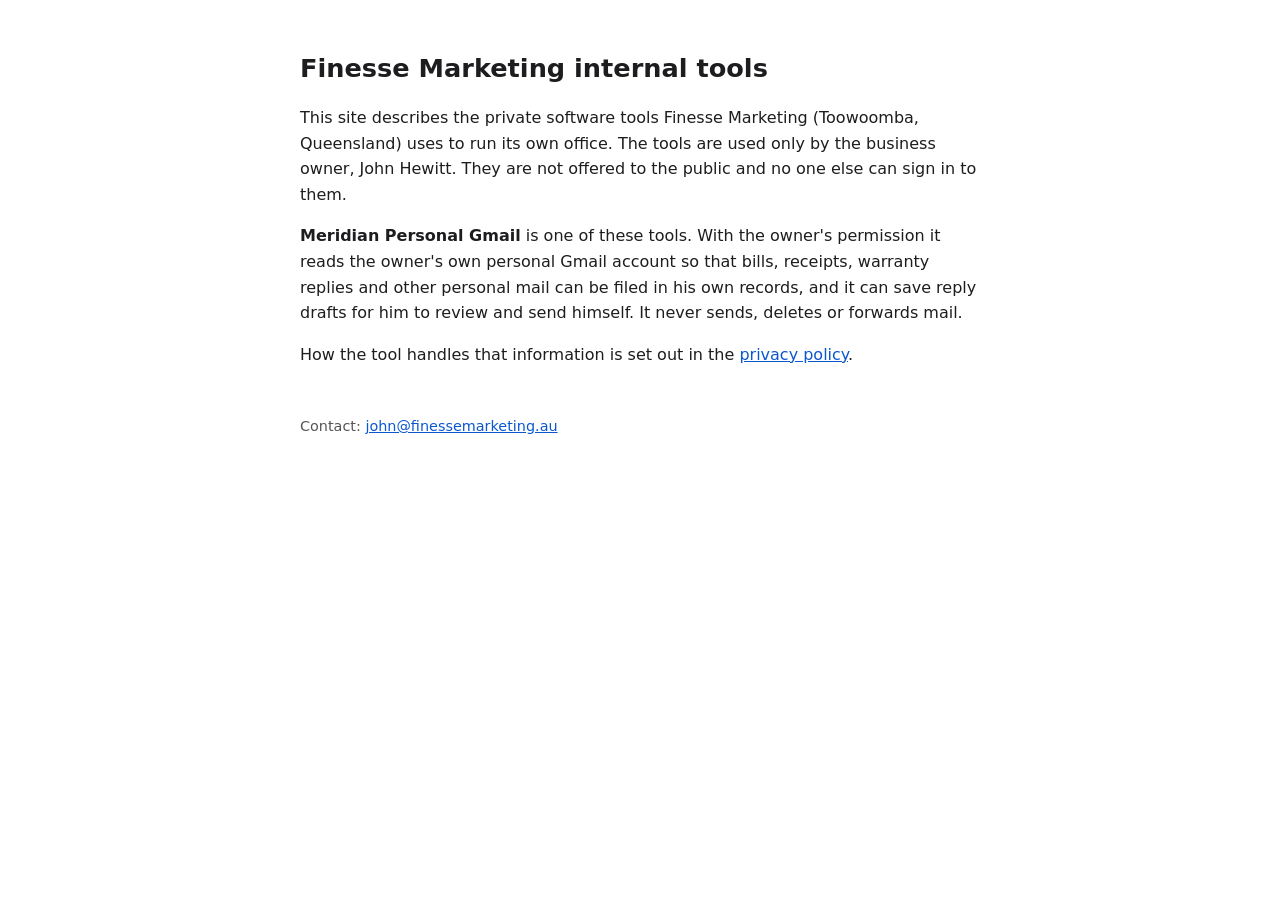
<file: index.html>
<!doctype html>
<html lang="en-AU">
<head>
<meta charset="utf-8">
<meta name="viewport" content="width=device-width, initial-scale=1">
<title>Finesse Marketing internal tools</title>
<meta name="robots" content="noindex">
<style>
  body { font-family: system-ui, -apple-system, "Segoe UI", Roboto, sans-serif; color: #1d1d1f; background: #ffffff; margin: 0; line-height: 1.6; }
  main { max-width: 680px; margin: 0 auto; padding: 48px 16px; }
  h1 { font-size: 1.6rem; margin: 0 0 16px; }
  a { color: #0b57d0; }
  footer { margin-top: 48px; font-size: 0.9rem; color: #555; }
</style>
</head>
<body>
<main>
  <h1>Finesse Marketing internal tools</h1>
  <p>This site describes the private software tools Finesse Marketing (Toowoomba, Queensland) uses to run its own office. The tools are used only by the business owner, John Hewitt. They are not offered to the public and no one else can sign in to them.</p>
  <p><strong>Meridian Personal Gmail</strong> is one of these tools. With the owner's permission it reads the owner's own personal Gmail account so that bills, receipts, warranty replies and other personal mail can be filed in his own records, and it can save reply drafts for him to review and send himself. It never sends, deletes or forwards mail.</p>
  <p>How the tool handles that information is set out in the <a href="privacy.html">privacy policy</a>.</p>
  <footer>Contact: <a href="mailto:john@finessemarketing.au">john@finessemarketing.au</a></footer>
</main>
</body>
</html>
</file>
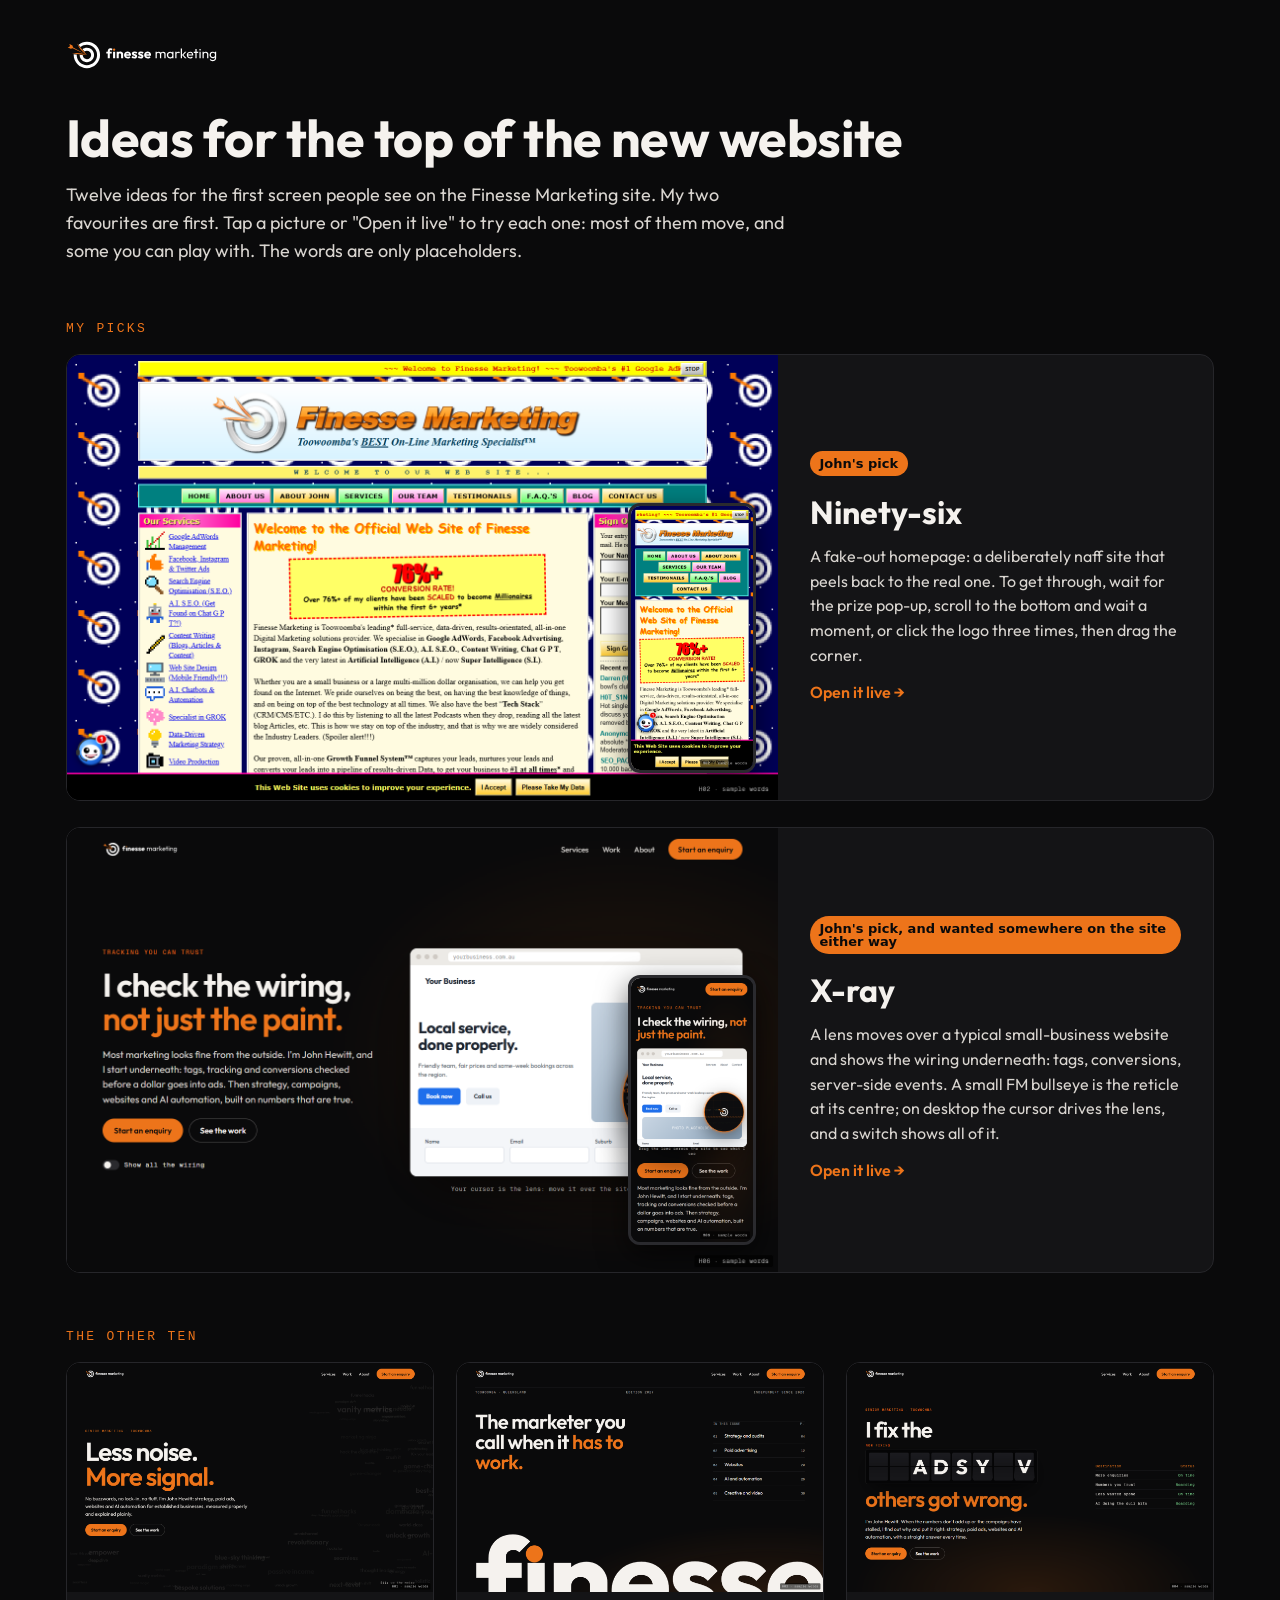
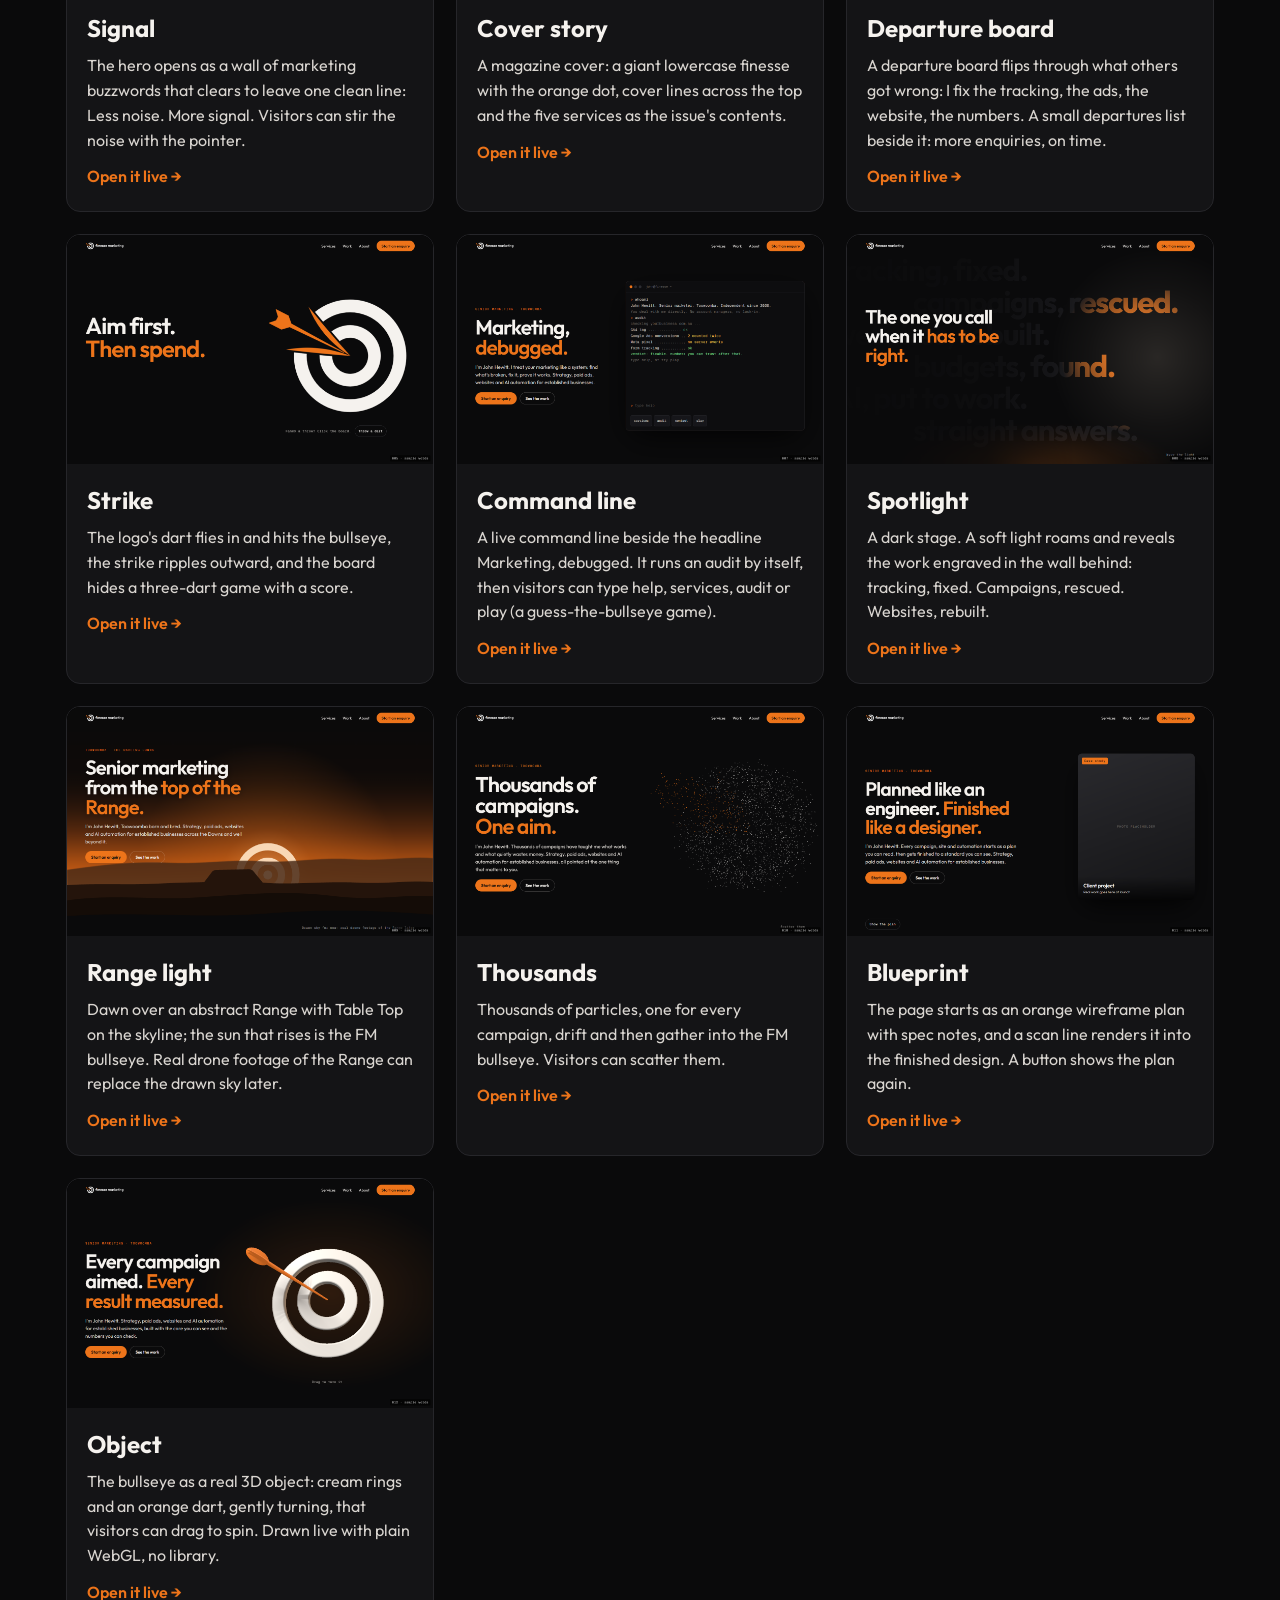
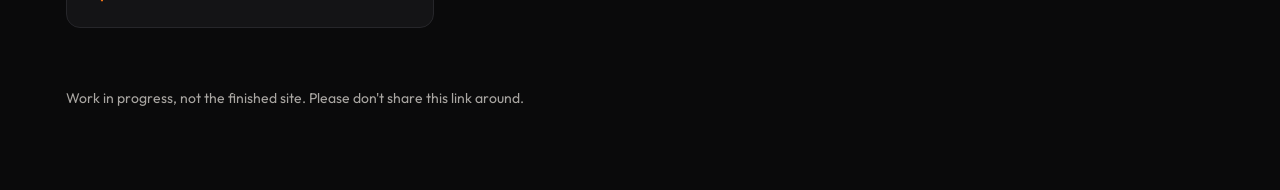
<file: look/website-hero/index.html>
<!doctype html>
<html lang="en-AU">
<head>
<meta charset="utf-8">
<meta name="viewport" content="width=device-width, initial-scale=1">
<meta name="robots" content="noindex, nofollow">
<title>Website hero ideas: Finesse Marketing</title>
<style>
@font-face{font-family:"Outfit";src:url("assets/outfit.woff") format("woff");font-weight:100 900;font-display:swap}
:root{--ink:#0A0A0B;--ink2:#141416;--line:#26262a;--white:#F5F2EE;--mute:#A9A6A2;--orange:#ED741A}
*{box-sizing:border-box;margin:0;padding:0}
body{background:var(--ink);color:var(--white);font:16px/1.55 "Outfit",system-ui,sans-serif;-webkit-font-smoothing:antialiased}
.wrap{max-width:1180px;margin:0 auto;padding:40px 16px 80px}
header img{height:30px;width:auto;display:block}
h1{font-size:clamp(30px,5vw,52px);line-height:1.1;font-weight:700;margin:40px 0 14px;letter-spacing:-.01em}
.intro{color:#D9D5D0;max-width:40em;font-size:18px}
h2{font:500 13px/1.2 ui-monospace,Consolas,monospace;letter-spacing:.18em;text-transform:uppercase;color:var(--orange);margin:56px 0 18px}
.grid{display:grid;grid-template-columns:repeat(auto-fill,minmax(340px,1fr));gap:22px}
.card{background:var(--ink2);border:1px solid var(--line);border-radius:14px;overflow:hidden;display:flex;flex-direction:column}
.card.big{margin-bottom:26px}
.shots{position:relative;display:block;background:#000;aspect-ratio:16/10;overflow:hidden}
.shots .desk{width:100%;height:100%;object-fit:cover;object-position:top;display:block}
.shots .phone{position:absolute;right:3%;bottom:6%;width:18%;height:auto;border:3px solid #2a2a2e;border-radius:12px;box-shadow:0 10px 30px rgba(0,0,0,.6)}
.card:not(.big) .phone{display:none}
.txt{padding:18px 20px 22px}
.txt h3{font-size:24px;font-weight:700;margin-bottom:6px}
.big .txt h3{font-size:32px}
.txt p{color:#D9D5D0}
.tag{display:inline-block;font:600 13px/1 system-ui,sans-serif;background:var(--orange);color:#0A0A0B !important;padding:6px 10px;border-radius:999px;margin-bottom:12px}
.open{display:inline-block;margin-top:12px;color:var(--orange);font-weight:600;text-decoration:none}
.open:hover,.open:focus-visible{text-decoration:underline;text-underline-offset:4px}
a:focus-visible{outline:2px solid #FF9A4D;outline-offset:3px}
@media (min-width:900px){
  .card.big{flex-direction:row}
  .card.big .shots{flex:0 0 62%;aspect-ratio:16/10}
  .card.big .txt{align-self:center;padding:28px 32px}
}
footer{margin-top:60px;color:var(--mute);font-size:14px}
</style>
</head>
<body>
<div class="wrap">
<header><img src="assets/fm-refresh-horizontal-reversed.svg" alt="Finesse Marketing"></header>
<h1>Ideas for the top of the new website</h1>
<p class="intro">Twelve ideas for the first screen people see on the Finesse Marketing site. My two favourites are first. Tap a picture or "Open it live" to try each one: most of them move, and some you can play with. The words are only placeholders.</p>
<h2>My picks</h2>

<article class="card big">
  <a class="shots" href="ninety-six.html" aria-label="Open Ninety-six live">
    <img class="desk" src="shots/ninety-six_1440.png" alt="Ninety-six on a computer" loading="lazy" width="1440" height="900">
    <img class="phone" src="shots/ninety-six_390.png" alt="Ninety-six on a phone" loading="lazy" width="390" height="844">
  </a>
  <div class="txt">
    <p class="tag">John&#x27;s pick</p>
    <h3>Ninety-six</h3>
    <p>A fake-out homepage: a deliberately naff site that peels back to the real one. To get through, wait for the prize pop-up, scroll to the bottom and wait a moment, or click the logo three times, then drag the corner.</p>
    <p><a class="open" href="ninety-six.html">Open it live &rarr;</a></p>
  </div>
</article>
<article class="card big">
  <a class="shots" href="xray.html" aria-label="Open X-ray live">
    <img class="desk" src="shots/xray_1440.png" alt="X-ray on a computer" loading="lazy" width="1440" height="900">
    <img class="phone" src="shots/xray_390.png" alt="X-ray on a phone" loading="lazy" width="390" height="844">
  </a>
  <div class="txt">
    <p class="tag">John&#x27;s pick, and wanted somewhere on the site either way</p>
    <h3>X-ray</h3>
    <p>A lens moves over a typical small-business website and shows the wiring underneath: tags, conversions, server-side events. A small FM bullseye is the reticle at its centre; on desktop the cursor drives the lens, and a switch shows all of it.</p>
    <p><a class="open" href="xray.html">Open it live &rarr;</a></p>
  </div>
</article>
<h2>The other ten</h2>
<div class="grid">
<article class="card">
  <a class="shots" href="signal.html" aria-label="Open Signal live">
    <img class="desk" src="shots/signal_1440.png" alt="Signal on a computer" loading="lazy" width="1440" height="900">
    <img class="phone" src="shots/signal_390.png" alt="Signal on a phone" loading="lazy" width="390" height="844">
  </a>
  <div class="txt">
    
    <h3>Signal</h3>
    <p>The hero opens as a wall of marketing buzzwords that clears to leave one clean line: Less noise. More signal. Visitors can stir the noise with the pointer.</p>
    <p><a class="open" href="signal.html">Open it live &rarr;</a></p>
  </div>
</article>
<article class="card">
  <a class="shots" href="cover-story.html" aria-label="Open Cover story live">
    <img class="desk" src="shots/cover-story_1440.png" alt="Cover story on a computer" loading="lazy" width="1440" height="900">
    <img class="phone" src="shots/cover-story_390.png" alt="Cover story on a phone" loading="lazy" width="390" height="844">
  </a>
  <div class="txt">
    
    <h3>Cover story</h3>
    <p>A magazine cover: a giant lowercase finesse with the orange dot, cover lines across the top and the five services as the issue&#x27;s contents.</p>
    <p><a class="open" href="cover-story.html">Open it live &rarr;</a></p>
  </div>
</article>
<article class="card">
  <a class="shots" href="departure-board.html" aria-label="Open Departure board live">
    <img class="desk" src="shots/departure-board_1440.png" alt="Departure board on a computer" loading="lazy" width="1440" height="900">
    <img class="phone" src="shots/departure-board_390.png" alt="Departure board on a phone" loading="lazy" width="390" height="844">
  </a>
  <div class="txt">
    
    <h3>Departure board</h3>
    <p>A departure board flips through what others got wrong: I fix the tracking, the ads, the website, the numbers. A small departures list beside it: more enquiries, on time.</p>
    <p><a class="open" href="departure-board.html">Open it live &rarr;</a></p>
  </div>
</article>
<article class="card">
  <a class="shots" href="strike.html" aria-label="Open Strike live">
    <img class="desk" src="shots/strike_1440.png" alt="Strike on a computer" loading="lazy" width="1440" height="900">
    <img class="phone" src="shots/strike_390.png" alt="Strike on a phone" loading="lazy" width="390" height="844">
  </a>
  <div class="txt">
    
    <h3>Strike</h3>
    <p>The logo&#x27;s dart flies in and hits the bullseye, the strike ripples outward, and the board hides a three-dart game with a score.</p>
    <p><a class="open" href="strike.html">Open it live &rarr;</a></p>
  </div>
</article>
<article class="card">
  <a class="shots" href="command-line.html" aria-label="Open Command line live">
    <img class="desk" src="shots/command-line_1440.png" alt="Command line on a computer" loading="lazy" width="1440" height="900">
    <img class="phone" src="shots/command-line_390.png" alt="Command line on a phone" loading="lazy" width="390" height="844">
  </a>
  <div class="txt">
    
    <h3>Command line</h3>
    <p>A live command line beside the headline Marketing, debugged. It runs an audit by itself, then visitors can type help, services, audit or play (a guess-the-bullseye game).</p>
    <p><a class="open" href="command-line.html">Open it live &rarr;</a></p>
  </div>
</article>
<article class="card">
  <a class="shots" href="spotlight.html" aria-label="Open Spotlight live">
    <img class="desk" src="shots/spotlight_1440.png" alt="Spotlight on a computer" loading="lazy" width="1440" height="900">
    <img class="phone" src="shots/spotlight_390.png" alt="Spotlight on a phone" loading="lazy" width="390" height="844">
  </a>
  <div class="txt">
    
    <h3>Spotlight</h3>
    <p>A dark stage. A soft light roams and reveals the work engraved in the wall behind: tracking, fixed. Campaigns, rescued. Websites, rebuilt.</p>
    <p><a class="open" href="spotlight.html">Open it live &rarr;</a></p>
  </div>
</article>
<article class="card">
  <a class="shots" href="range-light.html" aria-label="Open Range light live">
    <img class="desk" src="shots/range-light_1440.png" alt="Range light on a computer" loading="lazy" width="1440" height="900">
    <img class="phone" src="shots/range-light_390.png" alt="Range light on a phone" loading="lazy" width="390" height="844">
  </a>
  <div class="txt">
    
    <h3>Range light</h3>
    <p>Dawn over an abstract Range with Table Top on the skyline; the sun that rises is the FM bullseye. Real drone footage of the Range can replace the drawn sky later.</p>
    <p><a class="open" href="range-light.html">Open it live &rarr;</a></p>
  </div>
</article>
<article class="card">
  <a class="shots" href="thousands.html" aria-label="Open Thousands live">
    <img class="desk" src="shots/thousands_1440.png" alt="Thousands on a computer" loading="lazy" width="1440" height="900">
    <img class="phone" src="shots/thousands_390.png" alt="Thousands on a phone" loading="lazy" width="390" height="844">
  </a>
  <div class="txt">
    
    <h3>Thousands</h3>
    <p>Thousands of particles, one for every campaign, drift and then gather into the FM bullseye. Visitors can scatter them.</p>
    <p><a class="open" href="thousands.html">Open it live &rarr;</a></p>
  </div>
</article>
<article class="card">
  <a class="shots" href="blueprint.html" aria-label="Open Blueprint live">
    <img class="desk" src="shots/blueprint_1440.png" alt="Blueprint on a computer" loading="lazy" width="1440" height="900">
    <img class="phone" src="shots/blueprint_390.png" alt="Blueprint on a phone" loading="lazy" width="390" height="844">
  </a>
  <div class="txt">
    
    <h3>Blueprint</h3>
    <p>The page starts as an orange wireframe plan with spec notes, and a scan line renders it into the finished design. A button shows the plan again.</p>
    <p><a class="open" href="blueprint.html">Open it live &rarr;</a></p>
  </div>
</article>
<article class="card">
  <a class="shots" href="object.html" aria-label="Open Object live">
    <img class="desk" src="shots/object_1440.png" alt="Object on a computer" loading="lazy" width="1440" height="900">
    <img class="phone" src="shots/object_390.png" alt="Object on a phone" loading="lazy" width="390" height="844">
  </a>
  <div class="txt">
    
    <h3>Object</h3>
    <p>The bullseye as a real 3D object: cream rings and an orange dart, gently turning, that visitors can drag to spin. Drawn live with plain WebGL, no library.</p>
    <p><a class="open" href="object.html">Open it live &rarr;</a></p>
  </div>
</article>
</div>
<footer>Work in progress, not the finished site. Please don't share this link around.</footer>
</div>
</body>
</html>
</file>
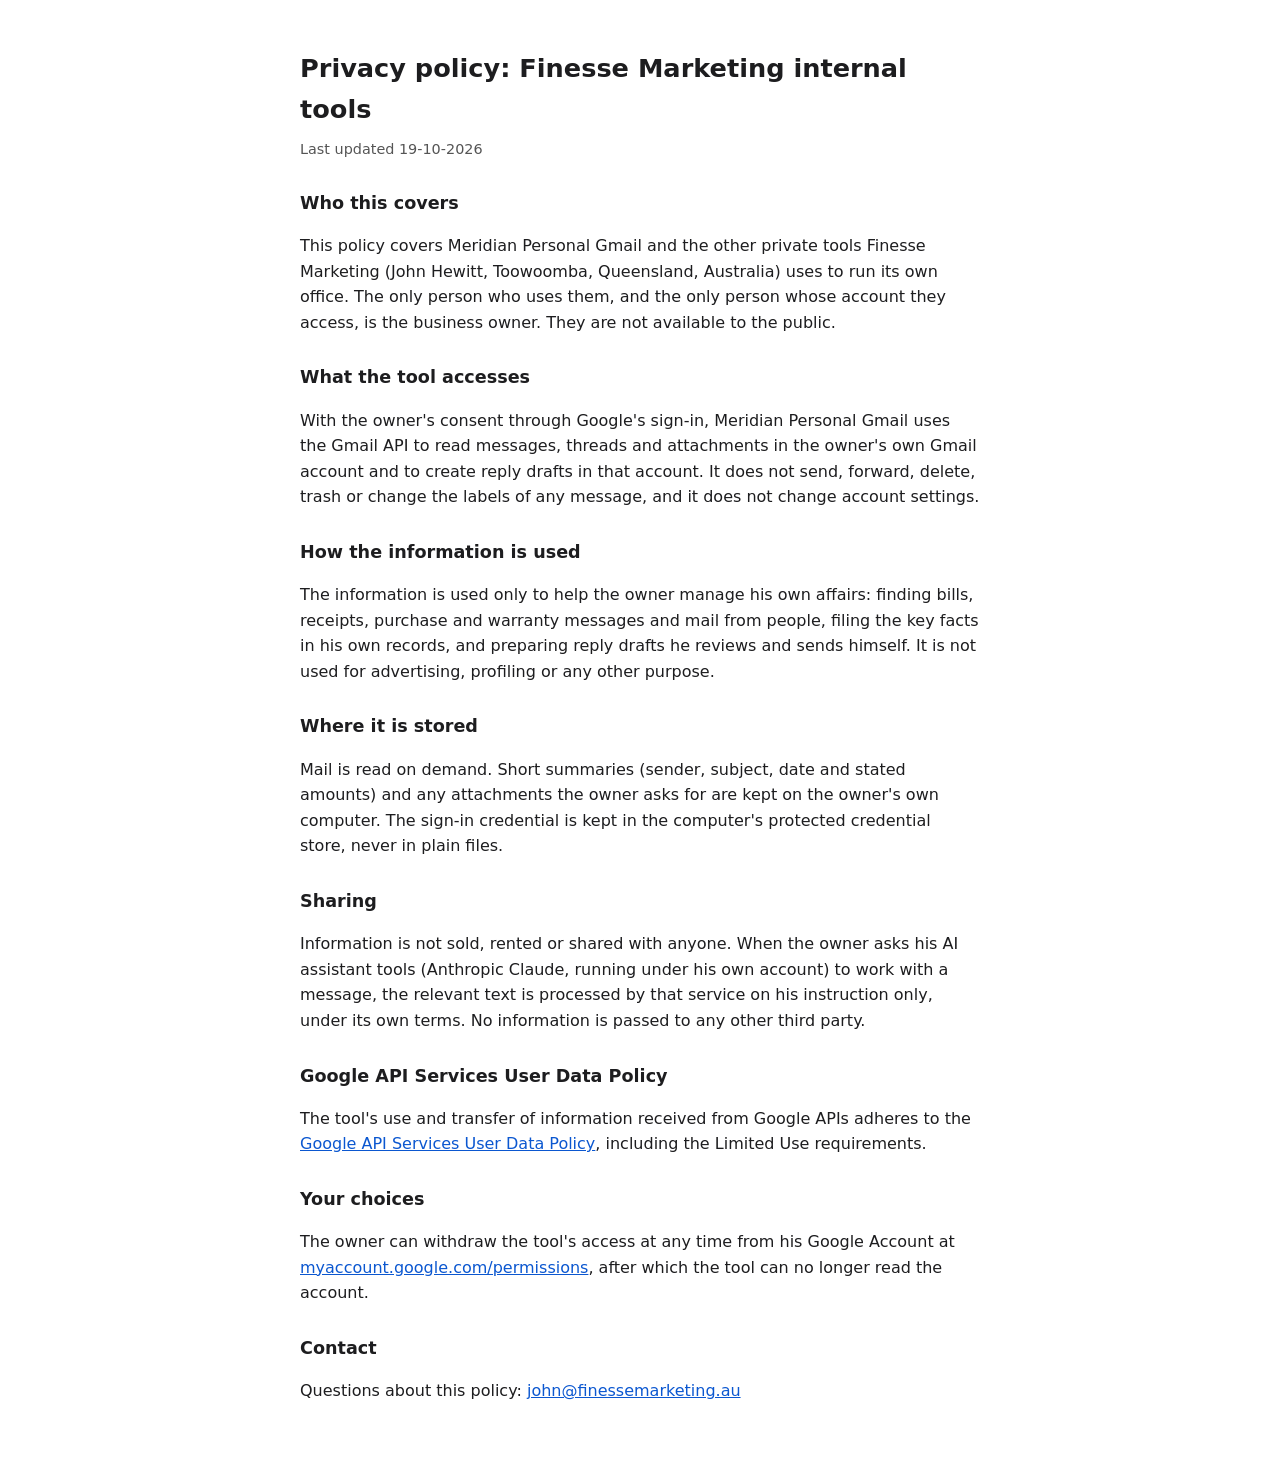
<file: privacy.html>
<!doctype html>
<html lang="en-AU">
<head>
<meta charset="utf-8">
<meta name="viewport" content="width=device-width, initial-scale=1">
<title>Privacy policy</title>
<meta name="robots" content="noindex">
<style>
  body { font-family: system-ui, -apple-system, "Segoe UI", Roboto, sans-serif; color: #1d1d1f; background: #ffffff; margin: 0; line-height: 1.6; }
  main { max-width: 680px; margin: 0 auto; padding: 48px 16px; }
  h1 { font-size: 1.6rem; margin: 0 0 8px; }
  h2 { font-size: 1.1rem; margin: 28px 0 8px; }
  a { color: #0b57d0; }
  .updated { color: #555; font-size: 0.9rem; margin: 0 0 24px; }
</style>
</head>
<body>
<main>
  <h1>Privacy policy: Finesse Marketing internal tools</h1>
  <p class="updated">Last updated 19-10-2026</p>

  <h2>Who this covers</h2>
  <p>This policy covers Meridian Personal Gmail and the other private tools Finesse Marketing (John Hewitt, Toowoomba, Queensland, Australia) uses to run its own office. The only person who uses them, and the only person whose account they access, is the business owner. They are not available to the public.</p>

  <h2>What the tool accesses</h2>
  <p>With the owner's consent through Google's sign-in, Meridian Personal Gmail uses the Gmail API to read messages, threads and attachments in the owner's own Gmail account and to create reply drafts in that account. It does not send, forward, delete, trash or change the labels of any message, and it does not change account settings.</p>

  <h2>How the information is used</h2>
  <p>The information is used only to help the owner manage his own affairs: finding bills, receipts, purchase and warranty messages and mail from people, filing the key facts in his own records, and preparing reply drafts he reviews and sends himself. It is not used for advertising, profiling or any other purpose.</p>

  <h2>Where it is stored</h2>
  <p>Mail is read on demand. Short summaries (sender, subject, date and stated amounts) and any attachments the owner asks for are kept on the owner's own computer. The sign-in credential is kept in the computer's protected credential store, never in plain files.</p>

  <h2>Sharing</h2>
  <p>Information is not sold, rented or shared with anyone. When the owner asks his AI assistant tools (Anthropic Claude, running under his own account) to work with a message, the relevant text is processed by that service on his instruction only, under its own terms. No information is passed to any other third party.</p>

  <h2>Google API Services User Data Policy</h2>
  <p>The tool's use and transfer of information received from Google APIs adheres to the <a href="https://developers.google.com/terms/api-services-user-data-policy">Google API Services User Data Policy</a>, including the Limited Use requirements.</p>

  <h2>Your choices</h2>
  <p>The owner can withdraw the tool's access at any time from his Google Account at <a href="https://myaccount.google.com/permissions">myaccount.google.com/permissions</a>, after which the tool can no longer read the account.</p>

  <h2>Contact</h2>
  <p>Questions about this policy: <a href="mailto:john@finessemarketing.au">john@finessemarketing.au</a></p>
</main>
</body>
</html>
</file>
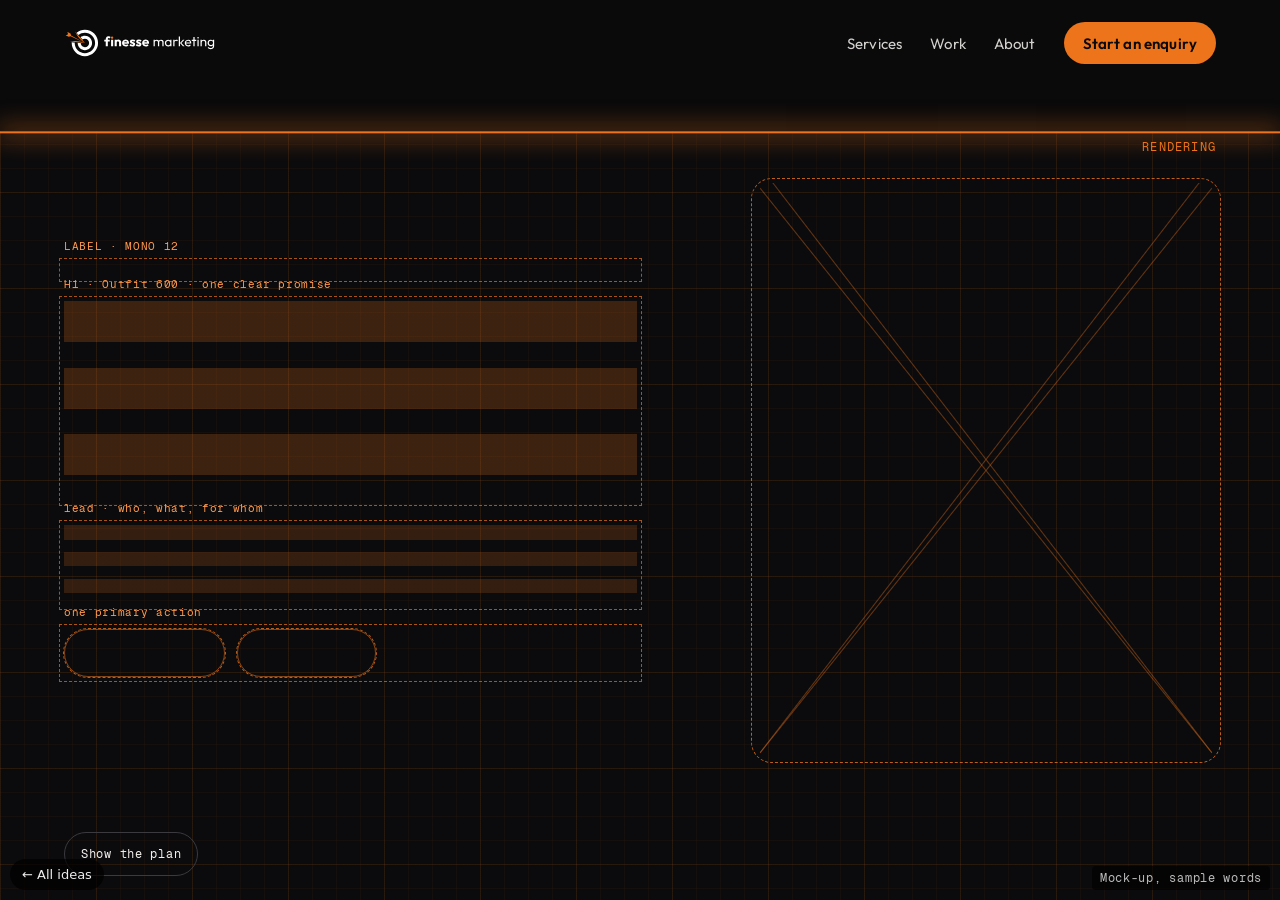
<file: look/website-hero/blueprint.html>
<!doctype html>
<html lang="en-AU">
<head>
<meta name="robots" content="noindex, nofollow">
<meta charset="utf-8">
<meta name="viewport" content="width=device-width,initial-scale=1">
<meta name="robots" content="noindex">
<title>Blueprint: website idea for Finesse Marketing</title>
<link rel="stylesheet" href="assets/base.css">
<style>
.hero{position:relative;min-height:100svh;overflow:hidden}
.grid{min-height:100svh;display:grid;grid-template-columns:minmax(0,1fr) minmax(0,.9fr);gap:5vw;align-items:center;padding:110px var(--pad) 70px}
.copy{display:grid;gap:24px;max-width:620px}
h1{font-weight:600;font-size:clamp(40px,5.2vw,86px);line-height:1;letter-spacing:-.035em}
h1 em{font-style:normal;color:var(--orange)}
.work{position:relative;border-radius:16px;overflow:hidden;aspect-ratio:4/5;max-height:70vh;justify-self:end;width:min(100%,460px);background:linear-gradient(160deg,#2a2a2e,#151517);box-shadow:0 40px 100px -30px rgba(0,0,0,.9)}
.work .ph{position:absolute;inset:0;display:grid;place-items:center;font:500 12px var(--mono);letter-spacing:.14em;color:#77736e}
.work .cap{position:absolute;left:0;right:0;bottom:0;padding:22px;background:linear-gradient(transparent,rgba(0,0,0,.75));display:grid;gap:4px}
.work .cap b{font-size:20px;font-weight:600}.work .cap span{font-size:14px;color:#cfcac4}
.work .tagx{position:absolute;top:16px;left:16px;font:500 12px var(--mono);letter-spacing:.1em;background:var(--orange);color:#0A0A0B;padding:5px 9px;border-radius:4px}
/* the plan layer (made by script from the finished layer) */
.plan{position:absolute;inset:0;z-index:5;pointer-events:none;background-color:#0b0b0d;background-image:linear-gradient(rgba(237,116,26,.09) 1px,transparent 1px),linear-gradient(90deg,rgba(237,116,26,.09) 1px,transparent 1px),linear-gradient(rgba(237,116,26,.04) 1px,transparent 1px),linear-gradient(90deg,rgba(237,116,26,.04) 1px,transparent 1px);background-size:96px 96px,96px 96px,24px 24px,24px 24px;clip-path:inset(var(--cut,0%) 0 0 0)}
.plan *{color:transparent!important;text-shadow:none!important;box-shadow:none!important;border-color:rgba(237,116,26,.55)!important}
.plan .fm-plan-box{outline:1px dashed rgba(237,116,26,.7);outline-offset:4px;position:relative}
.plan h1,.plan .lead{background:repeating-linear-gradient(to bottom,rgba(237,116,26,.22) 0 .62em,transparent .62em 1em)}
.plan .lead{background:repeating-linear-gradient(to bottom,rgba(237,116,26,.18) 0 .85em,transparent .85em 1.55em)}
.plan .btn{background:transparent!important;outline:1px dashed rgba(237,116,26,.8)}
.plan .work{background:transparent;outline:1px dashed rgba(237,116,26,.8)}
.plan .work::before,.plan .work::after{content:"";position:absolute;inset:0;background:linear-gradient(to top right,transparent calc(50% - 1px),rgba(237,116,26,.4) 50%,transparent calc(50% + 1px)),linear-gradient(to bottom right,transparent calc(50% - 1px),rgba(237,116,26,.4) 50%,transparent calc(50% + 1px))}
.plan .work .cap,.plan .work .tagx{background:transparent}
.plan .fm-plan-box::after{content:attr(data-spec);position:absolute;left:0;top:-22px;font:500 11px/1 var(--mono);letter-spacing:.06em;color:#ff9a4d!important;white-space:nowrap}
.plan .fm-head img{opacity:.0}
.scan{position:absolute;left:0;right:0;top:0;transform:translateY(var(--cutpx,0px));z-index:6;height:2px;background:var(--orange);box-shadow:0 0 24px 3px rgba(237,116,26,.7);pointer-events:none}
.scan span{position:absolute;right:var(--pad);top:8px;font:500 12px var(--mono);letter-spacing:.1em;color:var(--orange)}
.done .scan{opacity:0;transition:opacity .4s ease-out}
.replay{position:absolute;left:var(--pad);bottom:24px;z-index:7;background:none;border:1px solid #3a3a3f;border-radius:999px;color:var(--white);font:500 12px var(--mono);letter-spacing:.06em;min-height:44px;padding:0 16px;cursor:pointer;display:none}
.js .replay{display:inline-block}
.replay:hover{border-color:var(--orange)}.replay:focus-visible{outline:2px solid var(--orange-hi);outline-offset:3px}
@media (max-width:900px){.grid{grid-template-columns:minmax(0,1fr);padding-top:92px;gap:30px;align-content:start}.work{justify-self:stretch;width:100%;aspect-ratio:4/3}.replay{position:relative;left:auto;bottom:auto;margin:0 20px 30px}}
</style>
<script>document.documentElement.className+=' js'</script>
</head>
<body>
<a class="skip" href="#main">Skip to content</a>
<header class="fm-head"><a class="logo" href="#" aria-label="Finesse Marketing home"><img src="assets/fm-refresh-horizontal-reversed.svg" alt="Finesse Marketing" width="152" height="30"></a>
<nav class="fm-nav" aria-label="Main"><a href="#">Services</a><a href="#">Work</a><a href="#">About</a><a class="btn btn-primary" href="#">Start an enquiry</a></nav></header>
<main id="main">
<section class="hero" id="hero">
  <div class="grid" id="real">
    <div class="copy">
      <p class="eyebrow" data-spec="label · mono 12">Senior marketing · Toowoomba</p>
      <h1 data-spec="H1 · Outfit 600 · one clear promise">Planned like an engineer. <em>Finished like a designer.</em></h1>
      <p class="lead" data-spec="lead · who, what, for whom">I'm John Hewitt. Every campaign, site and automation starts as a plan you can read, then gets finished to a standard you can see. Strategy, paid ads, websites and AI automation for established businesses.</p>
      <div class="ctas" data-spec="one primary action"><a class="btn btn-primary" href="#">Start an enquiry</a><a class="btn btn-ghost" href="#">See the work</a></div>
    </div>
    <figure class="work" data-spec="proof · real work, not stock">
      <span class="tagx">Case study</span>
      <span class="ph">PHOTO PLACEHOLDER</span>
      <figcaption class="cap"><b>Client project</b><span>Real work goes here at launch</span></figcaption>
    </figure>
  </div>
  <div class="scan" aria-hidden="true"><span>RENDERING</span></div>
  <button class="replay" type="button">Show the plan</button>
</section>
</main>
<div class="mock-tag">Mock-up, sample words</div>
<script>
(()=>{
  const hero=document.getElementById('hero'),real=document.getElementById('real'),btn=hero.querySelector('.replay');
  const reduce=matchMedia('(prefers-reduced-motion: reduce)').matches;
  const boot=()=>{
  const plan=document.createElement('div');plan.className='plan';plan.setAttribute('aria-hidden','true');plan.inert=true;
  const clone=real.cloneNode(true);clone.removeAttribute('id');
  clone.querySelectorAll('[data-spec]').forEach(el=>el.classList.add('fm-plan-box'));
  clone.querySelectorAll('a,button').forEach(a=>{const sp=document.createElement('span');sp.className=a.className;sp.textContent=a.textContent;a.replaceWith(sp)});
  plan.appendChild(clone);hero.insertBefore(plan,hero.firstChild.nextSibling);
  let cut=0,anim=0;
  function set(v){cut=v;hero.style.setProperty('--cut',v+'%');hero.style.setProperty('--cutpx',(v/100*hero.offsetHeight)+'px');hero.classList.toggle('done',v>=99.5)}
  function run(from,to,ms,delay){
    cancelAnimationFrame(anim);const t0=performance.now()+delay;
    const step=now=>{const k=Math.min(1,Math.max(0,(now-t0)/ms));const e=k<.5?2*k*k:1-Math.pow(-2*k+2,2)/2;set(from+(to-from)*e);if(k<1)anim=requestAnimationFrame(step)};
    anim=requestAnimationFrame(step);
  }
  if(reduce){set(100)}else{set(0);const go=()=>run(0,100,2600,900);document.readyState==='complete'?go():addEventListener('load',go)}
  btn.addEventListener('click',()=>{
    const toPlan=cut>50;btn.textContent=toPlan?'Show the finished page':'Show the plan';
    if(reduce){set(toPlan?0:100);return}
    run(cut,toPlan?0:100,1400,0);
  });
  };
  (document.fonts?document.fonts.ready:Promise.resolve()).then(boot);
})();
</script>
<a href="./" style="position:fixed;left:10px;bottom:10px;z-index:91;font:500 13px/1 system-ui,sans-serif;background:rgba(0,0,0,.7);color:#eee;padding:9px 12px;border-radius:999px;text-decoration:none">&larr; All ideas</a>
</body>
</html>
</file>
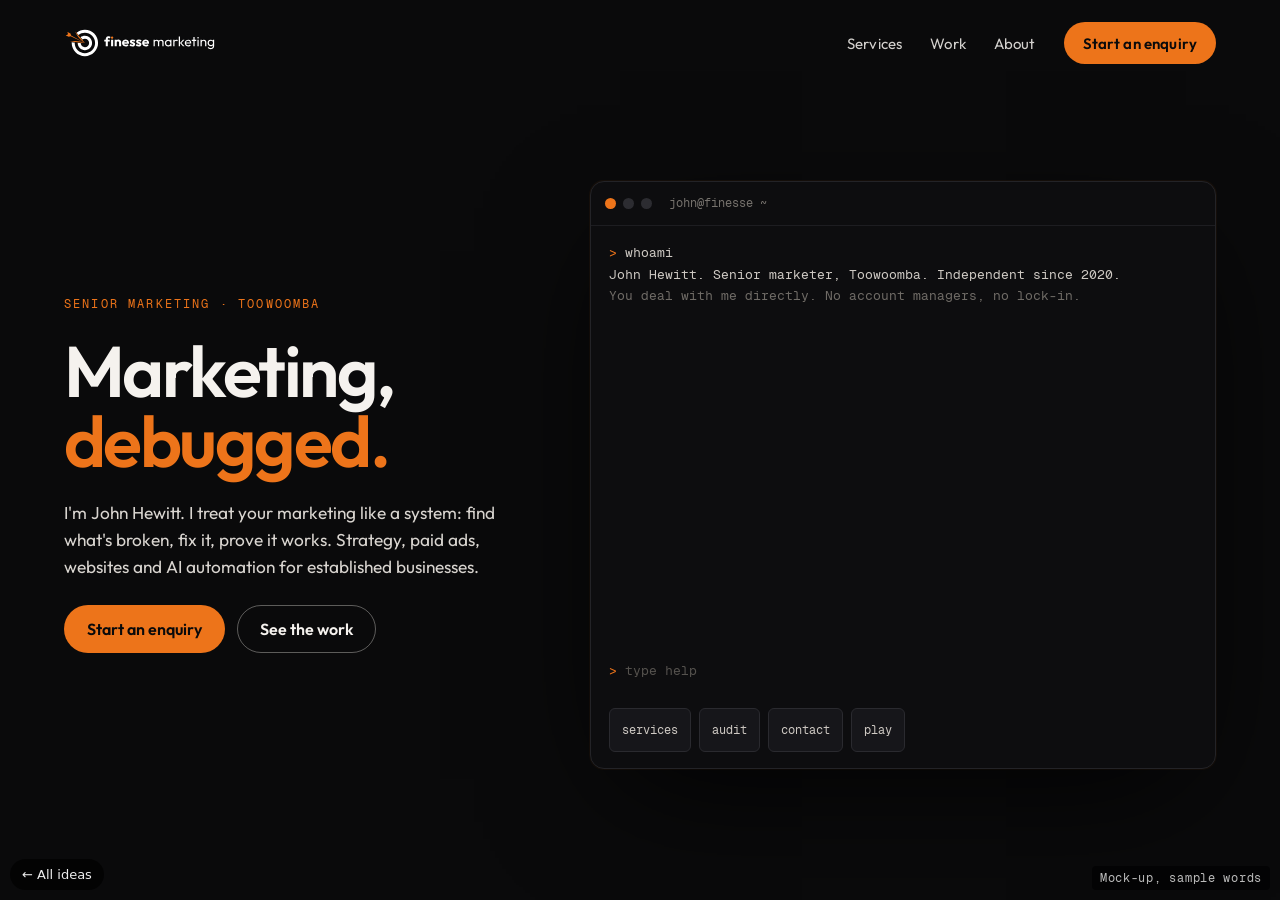
<file: look/website-hero/command-line.html>
<!doctype html>
<html lang="en-AU">
<head>
<meta name="robots" content="noindex, nofollow">
<meta charset="utf-8">
<meta name="viewport" content="width=device-width,initial-scale=1">
<meta name="robots" content="noindex">
<title>Command line: website idea for Finesse Marketing</title>
<link rel="stylesheet" href="assets/base.css">
<style>
.hero{position:relative;min-height:100svh;display:grid;grid-template-columns:minmax(0,.85fr) minmax(0,1.15fr);gap:5vw;align-items:center;padding:110px var(--pad) 60px;overflow:hidden}
.copy{display:grid;gap:24px;max-width:560px}
h1{font-weight:600;font-size:clamp(44px,5.6vw,92px);line-height:.98;letter-spacing:-.035em}
h1 em{font-style:normal;color:var(--orange)}
.term{background:#0d0d0f;border:1px solid #232327;border-radius:14px;box-shadow:0 40px 120px -30px rgba(0,0,0,.9),0 0 0 1px rgba(237,116,26,.06);overflow:hidden;font:400 clamp(13px,1vw,15px)/1.65 var(--mono);color:#cfcac4}
.tbar{display:flex;align-items:center;gap:7px;padding:12px 14px;border-bottom:1px solid #1d1d21}
.tbar i{width:11px;height:11px;border-radius:50%;background:#2c2c31}
.tbar i:first-child{background:var(--orange)}
.tbar span{margin-left:10px;font-size:12px;color:#77736e}
.out{height:clamp(300px,46vh,440px);overflow:auto;padding:16px 18px 6px;scrollbar-width:thin}
.out p{white-space:pre-wrap;word-break:break-word}
.p{color:var(--orange)}
.ok{color:#7bd88f}.warn{color:#f5c451}.dim{color:#6f6b66}
.in{display:flex;align-items:center;gap:8px;padding:8px 18px 16px}
.in label{color:var(--orange)}
.in input{flex:1;min-width:0;background:transparent;border:0;color:#F5F2EE;font:inherit;caret-color:var(--orange);outline:none;min-height:44px}
.in input::placeholder{color:#55524e}
.term:focus-within{border-color:#4a2a10}
.chips{display:flex;flex-wrap:wrap;gap:8px;padding:0 18px 16px}
.chips button{background:#16161a;border:1px solid #2a2a2f;color:#cfcac4;font:500 12px var(--mono);border-radius:6px;padding:0 12px;min-height:44px;cursor:pointer}
.chips button:hover,.chips button:focus-visible{border-color:var(--orange);color:#fff;outline:none}
.nojs{padding:16px 18px}
.js .nojs{display:none}
.term .live{display:none}.js .term .live{display:block}
@media (max-width:900px){.term{font-size:12.5px}.hero{grid-template-columns:minmax(0,1fr);padding-top:92px;gap:26px;align-content:start}.out{height:300px}}
</style>
<script>document.documentElement.className+=' js'</script>
</head>
<body>
<a class="skip" href="#main">Skip to content</a>
<header class="fm-head"><a class="logo" href="#" aria-label="Finesse Marketing home"><img src="assets/fm-refresh-horizontal-reversed.svg" alt="Finesse Marketing" width="152" height="30"></a>
<nav class="fm-nav" aria-label="Main"><a href="#">Services</a><a href="#">Work</a><a href="#">About</a><a class="btn btn-primary" href="#">Start an enquiry</a></nav></header>
<main id="main">
<section class="hero">
  <div class="copy">
    <p class="eyebrow">Senior marketing · Toowoomba</p>
    <h1>Marketing, <em>debugged.</em></h1>
    <p class="lead">I'm John Hewitt. I treat your marketing like a system: find what's broken, fix it, prove it works. Strategy, paid ads, websites and AI automation for established businesses.</p>
    <div class="ctas"><a class="btn btn-primary" href="#">Start an enquiry</a><a class="btn btn-ghost" href="#">See the work</a></div>
  </div>
  <div class="term" role="region" aria-label="Interactive command line">
    <div class="tbar" aria-hidden="true"><i></i><i></i><i></i><span>john@finesse ~ </span></div>
    <div class="nojs"><p><span class="p">&gt;</span> whoami</p><p>John Hewitt. Senior marketer, Toowoomba.</p></div>
    <div class="live">
      <div class="out" id="out" aria-live="polite"></div>
      <form class="in" id="f" autocomplete="off"><label for="cmd">&gt;</label><input id="cmd" name="cmd" placeholder="type help" spellcheck="false" autocapitalize="off"></form>
      <div class="chips" aria-label="Quick commands"><button type="button" data-c="services">services</button><button type="button" data-c="audit">audit</button><button type="button" data-c="contact">contact</button><button type="button" data-c="play">play</button></div>
    </div>
  </div>
</section>
</main>
<div class="mock-tag">Mock-up, sample words</div>
<script>
(()=>{
  const out=document.getElementById('out'),f=document.getElementById('f'),cmd=document.getElementById('cmd');
  const reduce=matchMedia('(prefers-reduced-motion: reduce)').matches;
  let busy=false,game=null;
  const sleep=ms=>new Promise(r=>setTimeout(r,reduce?0:ms));
  function line(html,cls){const p=document.createElement('p');if(cls)p.className=cls;p.innerHTML=html;out.appendChild(p);out.scrollTop=out.scrollHeight;return p}
  async function type(text){const p=line('<span class="p">&gt;</span> ');if(reduce){p.append(text);return}for(const ch of text){p.append(ch);out.scrollTop=out.scrollHeight;await sleep(38+Math.random()*40)}}
  async function say(rows){for(const [t,c] of rows){line(t,c);await sleep(170)}}
  const C={
    help:[['commands: whoami, services, audit, work, contact, play, clear','dim']],
    whoami:[['John Hewitt. Senior marketer, Toowoomba. Independent since 2020.'],['You deal with me directly. No account managers, no lock-in.','dim']],
    services:[['01  strategy and independent audits'],['02  paid advertising: Google and Meta'],['03  websites'],['04  AI and automation'],['05  creative and video']],
    audit:[['checking yourbusiness.com.au ...','dim'],['GA4 tag ............... <span class="ok">ok</span>'],['Google Ads conversions .. <span class="warn">2 counted twice</span>'],['Meta pixel .............. <span class="warn">no server events</span>'],['form tracking ........... <span class="ok">ok</span>'],['verdict: fixable. numbers you can trust after that.','ok']],
    work:[['case studies: CLO Lawyers, Donaldson Electric Works and more on the Work page.']],
    contact:[['no phone tag: start an enquiry and the form asks the right questions first.'],['<a href="#">start an enquiry</a>','p']],
    clear:[]
  };
  async function run(raw){
    const c=raw.trim().toLowerCase();if(!c||busy)return;busy=true;
    await type(raw.trim());
    if(game){await guess(c);busy=false;return}
    if(c==='clear'){out.innerHTML='';busy=false;return}
    if(c==='play'){game={n:1+Math.floor(Math.random()*100),tries:0};await say([['bullseye: I have picked a number from 1 to 100. throw (type a number).','p']]);busy=false;return}
    if(c==='1996'||c==='sudo'){await say([[c==='sudo'?'nice try. only John has root.':'best viewed in Netscape Navigator 3.0.','dim']]);busy=false;return}
    await say(C[c]||[[`unknown command: ${c.replace(/[<>&]/g,'')}. type help`,'dim']]);busy=false;
  }
  async function guess(c){
    const g=parseInt(c,10);if(isNaN(g)){game=null;await say([['game over. type play to try again.','dim']]);return}
    game.tries++;
    if(g===game.n){await say([[`bullseye in ${game.tries}. imagine that aim on your ad budget.`,'ok']]);game=null;return}
    const d=Math.abs(g-game.n);await say([[(g<game.n?'higher':'lower')+(d<=5?' · so close':d<=15?' · warm':' · cold'),'warn']]);
  }
  f.addEventListener('submit',e=>{e.preventDefault();const v=cmd.value;cmd.value='';run(v)});
  document.querySelectorAll('.chips button').forEach(b=>b.addEventListener('click',()=>run(b.dataset.c)));
  async function intro(){await sleep(500);await run('whoami');await sleep(300);await run('audit');line('type help, or try play','dim')}
  window.__demo=()=>{};
  document.readyState==='complete'?intro():addEventListener('load',intro);
})();
</script>
<a href="./" style="position:fixed;left:10px;bottom:10px;z-index:91;font:500 13px/1 system-ui,sans-serif;background:rgba(0,0,0,.7);color:#eee;padding:9px 12px;border-radius:999px;text-decoration:none">&larr; All ideas</a>
</body>
</html>
</file>
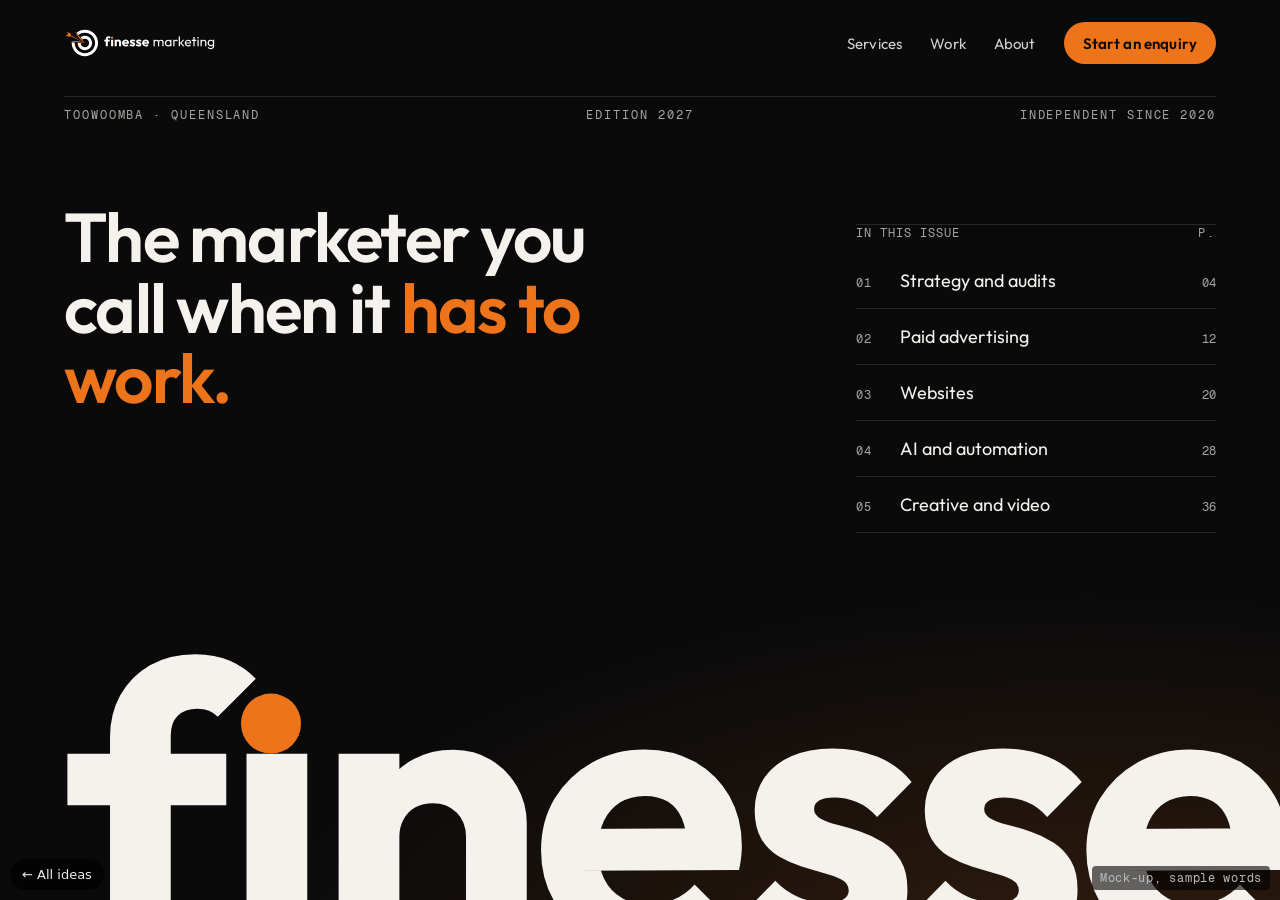
<file: look/website-hero/cover-story.html>
<!doctype html>
<html lang="en-AU">
<head>
<meta name="robots" content="noindex, nofollow">
<meta charset="utf-8">
<meta name="viewport" content="width=device-width,initial-scale=1">
<meta name="robots" content="noindex">
<title>Cover story: website idea for Finesse Marketing</title>
<link rel="stylesheet" href="assets/base.css">
<style>
.hero{position:relative;min-height:100svh;overflow:hidden;display:grid;grid-template-columns:minmax(0,1.15fr) minmax(0,.85fr);grid-template-rows:1fr auto;padding:150px var(--pad) 0;column-gap:6vw}
.hero::before{content:"";position:absolute;inset:0;background:radial-gradient(120% 80% at 85% 110%,rgba(237,116,26,.18),transparent 55%);pointer-events:none}
.copy{position:relative;z-index:2;align-self:center;display:grid;gap:26px;max-width:640px}
h1{font-weight:600;font-size:clamp(40px,5.4vw,82px);line-height:1.02;letter-spacing:-.025em}
h1 em{font-style:normal;color:var(--orange)}
.index{position:relative;z-index:2;align-self:center;justify-self:end;width:min(360px,100%);list-style:none;border-top:1px solid var(--line)}
.index li{display:grid;grid-template-columns:44px 1fr auto;align-items:baseline;padding:16px 0;border-bottom:1px solid var(--line);font-size:18px;font-weight:400}
.index li span:first-child{font:500 12px var(--mono);color:var(--mute);letter-spacing:.08em}
.index li span:last-child{font:500 12px var(--mono);color:var(--mute)}
.index li:hover span{color:var(--orange)}
.index .cap{display:flex;justify-content:space-between;padding:0 0 12px;border:0;font:500 12px var(--mono);letter-spacing:.16em;text-transform:uppercase;color:var(--mute)}
.mast{grid-column:1/-1;position:relative;z-index:1;margin:0 calc(var(--pad)*-1);padding:0 var(--pad);line-height:.74;font-weight:700;font-size:31vw;letter-spacing:-.03em;color:var(--white);white-space:nowrap;user-select:none;transform:translateY(.12em)}
.mast .l{display:inline-block}
.mast .dot{position:relative;display:inline-block}
.mast .dot::after{content:"";position:absolute;left:50%;top:.1em;width:.15em;height:.15em;margin-left:-.075em;border-radius:50%;background:var(--orange)}
.rule{position:absolute;z-index:2;left:var(--pad);right:var(--pad);top:96px;display:flex;justify-content:space-between;border-top:1px solid var(--line);padding-top:10px;font:500 12px var(--mono);letter-spacing:.16em;text-transform:uppercase;color:var(--mute)}
/* motion, armed only after load */
.js .mast .l{transform:translateY(105%);opacity:0}
.js .copy>:not(h1){opacity:0;transform:translateY(14px)}
.js .index li{opacity:0}
.go .mast .l{transform:none;opacity:1;transition:transform 1.1s cubic-bezier(.16,1,.3,1),opacity .6s ease-out;transition-delay:calc(var(--i)*70ms)}
.go .copy>*{opacity:1;transform:none;transition:opacity .7s ease-out,transform .7s cubic-bezier(.16,1,.3,1);transition-delay:calc(450ms + var(--i)*90ms)}
.go .index li{opacity:1;transition:opacity .6s ease-out;transition-delay:calc(800ms + var(--i)*70ms)}
@media (prefers-reduced-motion:reduce){.js .mast .l,.js .copy>*,.js .index li{opacity:1!important;transform:none!important;transition:none!important}}
@media (max-width:900px){
  .hero{grid-template-columns:minmax(0,1fr);grid-template-rows:auto;padding-top:118px;row-gap:28px}
  .copy{order:1}.mast{order:2;margin-top:8px;transform:none}.index{order:3;justify-self:stretch;width:100%;margin-bottom:40px}
  .rule span:nth-child(2){display:none}
  .index li{font-size:16px;padding:12px 0}
  .rule{top:74px}
  .mast{font-size:28vw}
}
</style>
<script>document.documentElement.className+=' js';addEventListener('load',()=>requestAnimationFrame(()=>document.documentElement.classList.add('go')));setTimeout(()=>document.documentElement.classList.add('go'),2500)</script>
</head>
<body>
<a class="skip" href="#main">Skip to content</a>
<header class="fm-head"><a class="logo" href="#" aria-label="Finesse Marketing home"><img src="assets/fm-refresh-horizontal-reversed.svg" alt="Finesse Marketing" width="152" height="30"></a>
<nav class="fm-nav" aria-label="Main"><a href="#">Services</a><a href="#">Work</a><a href="#">About</a><a class="btn btn-primary" href="#">Start an enquiry</a></nav></header>
<main id="main">
<section class="hero">
  <div class="rule" aria-hidden="true"><span>Toowoomba · Queensland</span><span>Edition 2027</span><span>Independent since 2020</span></div>
  <div class="copy">
    <p class="eyebrow" style="--i:0">Senior marketing, direct</p>
    <h1 style="--i:1">The marketer you call when it <em>has to work.</em></h1>
    <p class="lead" style="--i:2">I'm John Hewitt. Strategy, paid ads, websites and AI automation for established businesses, with tracking you can trust and a straight answer on what is working.</p>
    <div class="ctas" style="--i:3"><a class="btn btn-primary" href="#">Start an enquiry</a><a class="btn btn-ghost" href="#">See the work</a></div>
  </div>
  <ol class="index" aria-label="Services">
    <li class="cap" aria-hidden="true"><span>In this issue</span><span>p.</span></li>
    <li style="--i:0"><span>01</span><span>Strategy and audits</span><span>04</span></li>
    <li style="--i:1"><span>02</span><span>Paid advertising</span><span>12</span></li>
    <li style="--i:2"><span>03</span><span>Websites</span><span>20</span></li>
    <li style="--i:3"><span>04</span><span>AI and automation</span><span>28</span></li>
    <li style="--i:4"><span>05</span><span>Creative and video</span><span>36</span></li>
  </ol>
  <div class="mast" aria-hidden="true"><span class="l" style="--i:0">f</span><span class="l dot" style="--i:1">&#305;</span><span class="l" style="--i:2">n</span><span class="l" style="--i:3">e</span><span class="l" style="--i:4">s</span><span class="l" style="--i:5">s</span><span class="l" style="--i:6">e</span></div>
</section>
</main>
<div class="mock-tag">Mock-up, sample words</div>
<a href="./" style="position:fixed;left:10px;bottom:10px;z-index:91;font:500 13px/1 system-ui,sans-serif;background:rgba(0,0,0,.7);color:#eee;padding:9px 12px;border-radius:999px;text-decoration:none">&larr; All ideas</a>
</body>
</html>
</file>
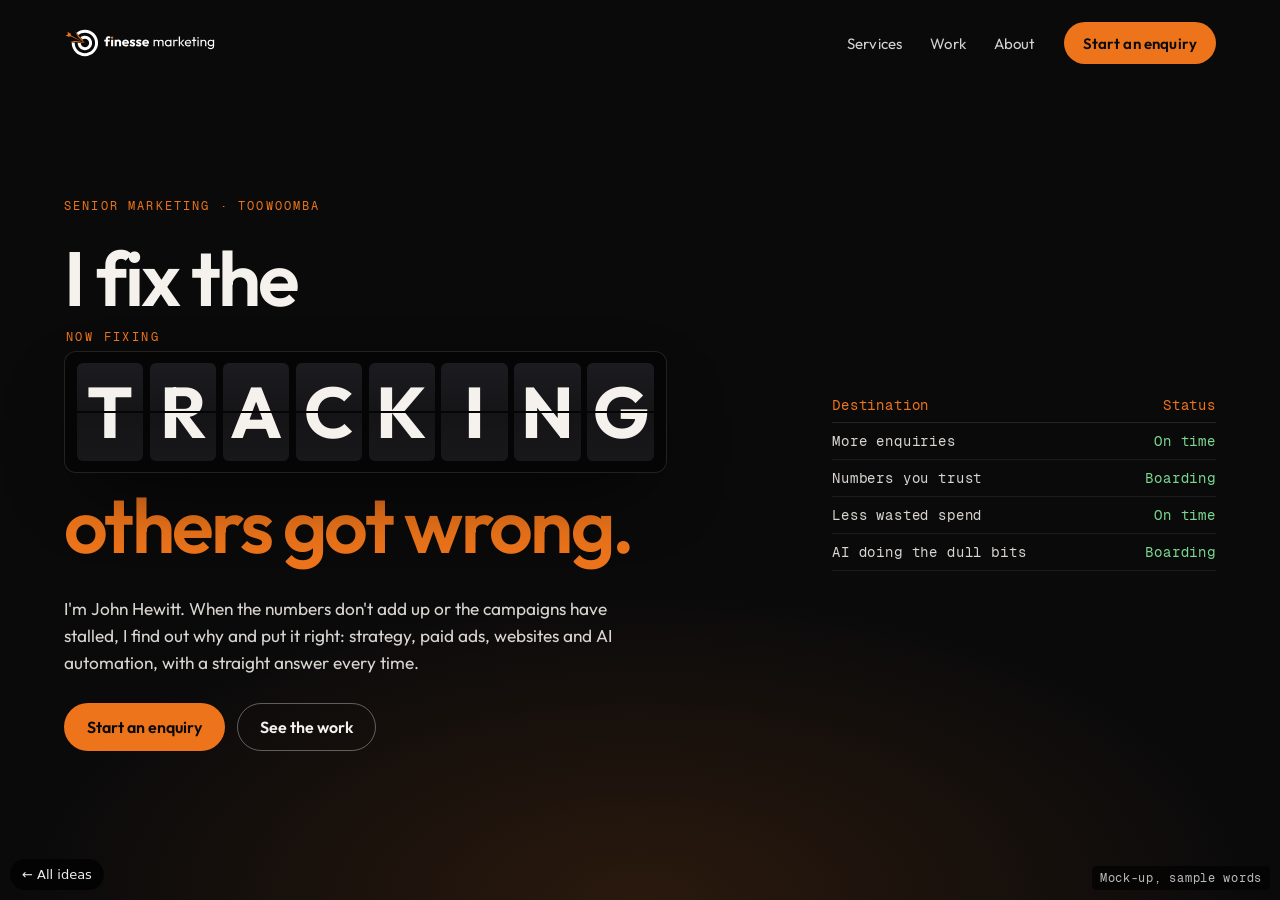
<file: look/website-hero/departure-board.html>
<!doctype html>
<html lang="en-AU">
<head>
<meta name="robots" content="noindex, nofollow">
<meta charset="utf-8">
<meta name="viewport" content="width=device-width,initial-scale=1">
<meta name="robots" content="noindex">
<title>Departure board: website idea for Finesse Marketing</title>
<link rel="stylesheet" href="assets/base.css">
<style>
.hero{position:relative;min-height:100svh;display:grid;align-content:center;gap:26px;padding:120px var(--pad) 70px;overflow:hidden;background:radial-gradient(70% 50% at 50% 100%,rgba(237,116,26,.14),transparent 70%),var(--ink)}
.line{display:block;font-weight:600;font-size:clamp(40px,6vw,96px);line-height:1;letter-spacing:-.035em}
.line.end em{font-style:normal;color:var(--orange)}
.board{display:inline-flex;margin:34px 0 14px;gap:clamp(4px,.5vw,8px);padding:clamp(8px,1vw,14px);background:#050506;border-radius:12px;box-shadow:inset 0 0 0 1px #222,0 30px 80px -30px rgba(0,0,0,.9);position:relative;justify-self:start;max-width:100%}
.board::before{content:"NOW FIXING";position:absolute;top:-22px;left:2px;font:500 12px var(--mono);letter-spacing:.2em;color:var(--orange)}
.cell{position:relative;width:clamp(30px,5.2vw,88px);height:clamp(46px,7.6vw,128px);perspective:400px;font:700 clamp(30px,5.6vw,96px)/1 var(--display);color:#F5F2EE}
.cell span{position:absolute;left:0;right:0;height:50%;overflow:hidden;background:linear-gradient(#1c1c20,#151518);display:block}
.cell span b{position:absolute;left:0;right:0;height:200%;display:flex;align-items:center;justify-content:center;font-weight:700}
.cell .t,.cell .ft{top:0;border-radius:6px 6px 0 0}
.cell .b,.cell .fb{bottom:0;border-radius:0 0 6px 6px;background:linear-gradient(#141417,#18181b)}
.cell .t b,.cell .ft b{top:0}
.cell .b b,.cell .fb b{bottom:0}
.cell::after{content:"";position:absolute;left:0;right:0;top:50%;height:2px;margin-top:-1px;background:#050506;z-index:3}
.cell .ft{transform-origin:50% 100%;z-index:2;backface-visibility:hidden;display:none}
.cell .fb{transform-origin:50% 0;z-index:2;backface-visibility:hidden;display:none}
.cell.go .ft{display:block;animation:ftop 70ms ease-in both}
.cell.go .fb{display:block;animation:fbot 70ms ease-out 70ms both}
@keyframes ftop{to{transform:rotateX(-90deg)}}
@keyframes fbot{from{transform:rotateX(90deg)}to{transform:rotateX(0)}}
.lead{margin-top:6px}
.sr{position:absolute;width:1px;height:1px;overflow:hidden;clip-path:inset(50%);white-space:nowrap}
.dep{position:absolute;right:var(--pad);top:50%;transform:translateY(-30%);width:min(390px,30vw);font:500 14px/1 var(--mono);color:var(--mute);letter-spacing:.06em}
.dep table{width:100%;border-collapse:collapse}
.dep th{text-align:left;color:var(--orange);font-weight:500;padding:0 0 10px;border-bottom:1px solid var(--line)}
.dep td{padding:11px 0;border-bottom:1px solid #1d1d21;color:#d9d5d0}
.dep td:last-child{text-align:right;color:#7bd88f}
@media (max-width:1100px){.dep{display:none}}
@media (max-width:760px){.hero{padding-top:110px;gap:22px;align-content:start}.board::before{top:-20px}}
</style>
<script>document.documentElement.className+=' js'</script>
</head>
<body>
<a class="skip" href="#main">Skip to content</a>
<header class="fm-head"><a class="logo" href="#" aria-label="Finesse Marketing home"><img src="assets/fm-refresh-horizontal-reversed.svg" alt="Finesse Marketing" width="152" height="30"></a>
<nav class="fm-nav" aria-label="Main"><a href="#">Services</a><a href="#">Work</a><a href="#">About</a><a class="btn btn-primary" href="#">Start an enquiry</a></nav></header>
<main id="main">
<section class="hero">
  <p class="eyebrow">Senior marketing · Toowoomba</p>
  <h1><span class="line">I fix the</span><span class="sr"> tracking, ads, websites and numbers </span>
    <span class="board" aria-hidden="true" id="board"></span>
    <span class="line end" style="display:block"><em>others got wrong.</em></span></h1>
  <p class="lead">I'm John Hewitt. When the numbers don't add up or the campaigns have stalled, I find out why and put it right: strategy, paid ads, websites and AI automation, with a straight answer every time.</p>
  <div class="ctas"><a class="btn btn-primary" href="#">Start an enquiry</a><a class="btn btn-ghost" href="#">See the work</a></div>
  <div class="dep" aria-hidden="true"><table><tr><th>Destination</th><th style="text-align:right">Status</th></tr>
    <tr><td>More enquiries</td><td>On time</td></tr><tr><td>Numbers you trust</td><td>Boarding</td></tr><tr><td>Less wasted spend</td><td>On time</td></tr><tr><td>AI doing the dull bits</td><td>Boarding</td></tr></table></div>
</section>
</main>
<div class="mock-tag">Mock-up, sample words</div>
<script>
(()=>{
  const WORDS=['TRACKING','ADS','WEBSITE','NUMBERS','FUNNEL','REPORTS'],N=8,CH=' ABCDEFGHIJKLMNOPQRSTUVWXYZ';
  const board=document.getElementById('board');
  const reduce=matchMedia('(prefers-reduced-motion: reduce)').matches;
  const cells=[];
  for(let i=0;i<N;i++){const c=document.createElement('span');c.className='cell';c.innerHTML='<span class="t"><b></b></span><span class="b"><b></b></span><span class="ft"><b></b></span><span class="fb"><b></b></span>';board.appendChild(c);cells.push({el:c,ch:' '});}
  function show(cell,ch){cell.el.querySelectorAll('b').forEach(b=>b.textContent=ch);cell.ch=ch}
  function pad(w){const s=Math.floor((N-w.length)/2);return (' '.repeat(s)+w).padEnd(N,' ')}
  function flipStep(cell,next){
    const [t,b,ft,fb]=cell.el.querySelectorAll('b');
    ft.textContent=cell.ch;b.textContent=cell.ch;t.textContent=next;fb.textContent=next;
    cell.el.classList.remove('go');void cell.el.offsetWidth;cell.el.classList.add('go');
    setTimeout(()=>{b.textContent=next},140);cell.ch=next;
  }
  function flipTo(cell,target,delay){
    return new Promise(res=>{setTimeout(function step(){
      if(cell.ch===target){res();return}
      const i=CH.indexOf(cell.ch),n=CH[(i+1)%CH.length];flipStep(cell,n);setTimeout(step,150);
    },delay)});
  }
  let k=0;
  function go(w){const p=pad(w);return Promise.all(cells.map((c,i)=>reduce?(show(c,p[i]),0):flipTo(c,p[i],i*60)))}
  cells.forEach((c,i)=>show(c,pad(WORDS[0])[i]));
  if(reduce)return;
  async function loop(){await new Promise(r=>setTimeout(r,1800));k=(k+1)%WORDS.length;await go(WORDS[k]);loop()}
  addEventListener('load',loop);
})();
</script>
<a href="./" style="position:fixed;left:10px;bottom:10px;z-index:91;font:500 13px/1 system-ui,sans-serif;background:rgba(0,0,0,.7);color:#eee;padding:9px 12px;border-radius:999px;text-decoration:none">&larr; All ideas</a>
</body>
</html>
</file>
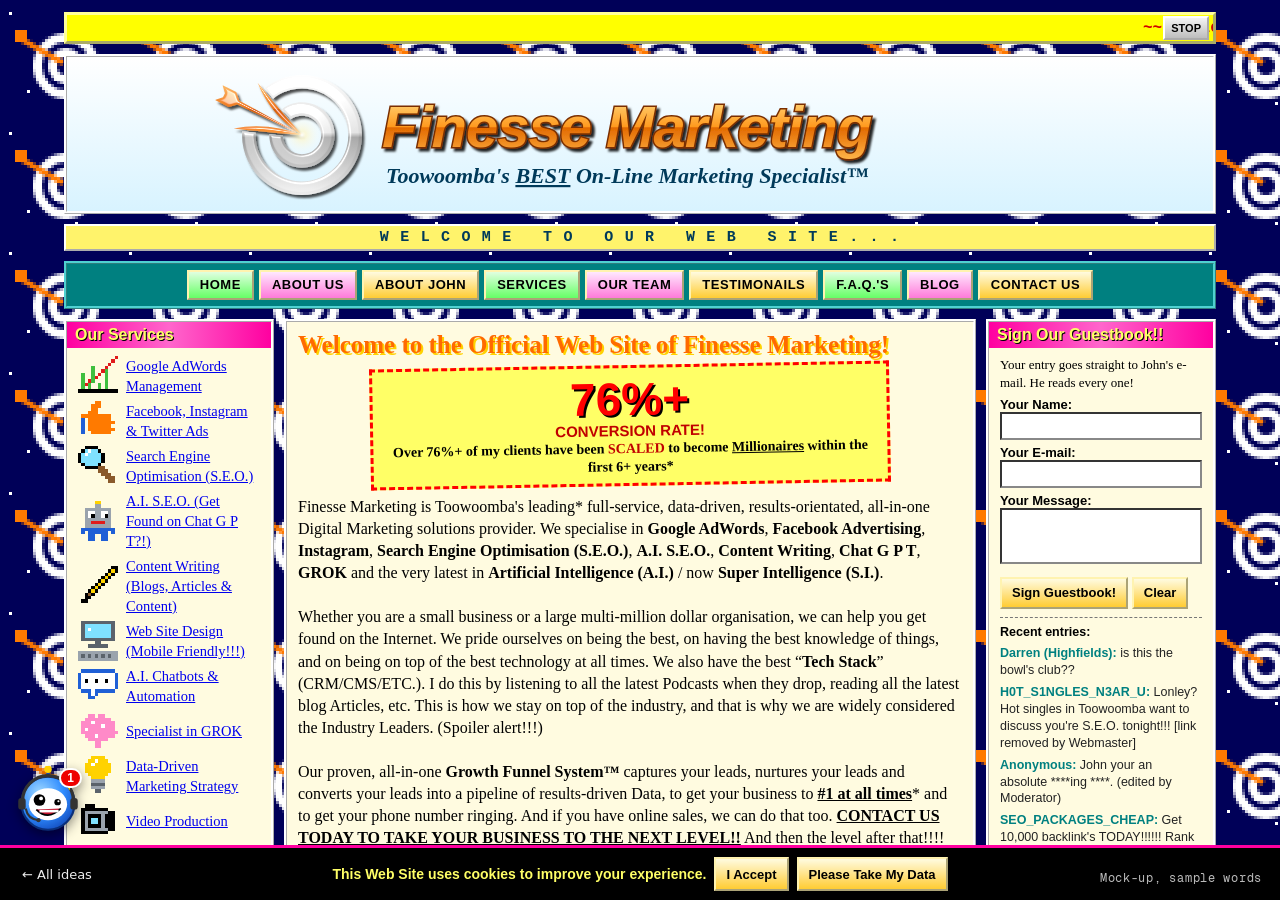
<file: look/website-hero/ninety-six.html>
<!doctype html>
<html lang="en-AU">
<head>
<meta name="robots" content="noindex, nofollow">
<meta charset="utf-8">
<meta name="viewport" content="width=device-width,initial-scale=1">
<meta name="robots" content="noindex">
<title>Ninety-six: website idea for Finesse Marketing</title>
<link rel="stylesheet" href="assets/base.css">
<style>
/* ================= the real site (underneath) ================= */
.now{position:relative;min-height:100svh;display:grid;grid-template-columns:minmax(0,1fr) minmax(0,.9fr);grid-template-rows:1fr auto;column-gap:4vw;padding:120px var(--pad) 40px;background:radial-gradient(70% 60% at 75% 55%,rgba(237,116,26,.16),transparent 65%),var(--ink)}
.copy{align-self:center;display:grid;gap:26px;max-width:640px}
.now h1{font-weight:600;font-size:clamp(42px,5.6vw,96px);line-height:.98;letter-spacing:-.035em}
.now h1 em{font-style:normal;color:var(--orange)}
.board{position:relative;align-self:center;justify-self:center;width:min(100%,560px);aspect-ratio:280/224}
.board svg{width:100%;height:100%;overflow:visible;display:block}
.rings{fill:var(--white)}.arrow{fill:var(--orange)}
.ripple{fill:none;stroke:var(--orange);stroke-width:1.2;opacity:0}
.hit{cursor:crosshair}
.struck .r1{animation:rip 1.3s cubic-bezier(.16,1,.3,1) 1 both}.struck .r2{animation:rip 1.6s cubic-bezier(.16,1,.3,1) .12s 1 both}.struck .r3{animation:rip 1.9s cubic-bezier(.16,1,.3,1) .25s 1 both}
.struck .rings{animation:thud .26s ease-out 1}
@keyframes rip{0%{r:6px;opacity:.95;stroke-width:3}100%{r:260px;opacity:0;stroke-width:.4}}
@keyframes thud{30%{transform:translate(2.4px,1px)}60%{transform:translate(-1px,-.5px)}100%{transform:none}}
.score{position:absolute;left:50%;top:2%;transform:translateX(-50%);font:600 15px var(--display);color:var(--orange);white-space:nowrap;opacity:0;transition:opacity .25s}
.score.on{opacity:1}
.thrown{transition:transform .32s cubic-bezier(.45,.05,.7,1)}
.tools{grid-column:1/-1;display:flex;flex-wrap:wrap;gap:14px;align-items:center;margin-top:28px;font:500 12px var(--mono);color:var(--mute)}
.putback{display:none;background:none;border:1px solid #3a3a3f;border-radius:999px;color:var(--white);font:500 12px var(--mono);letter-spacing:.06em;min-height:44px;padding:0 16px;cursor:pointer}
.js .putback{display:inline-flex;align-items:center}
.putback:hover{border-color:var(--orange)}.putback:focus-visible{outline:2px solid var(--orange-hi);outline-offset:3px}

/* ================= the fake-out site (on top) ================= */
.old{display:none}
.js.oldon{overflow:hidden}
.js .old{display:block;position:fixed;inset:0;z-index:60;overflow:auto;overscroll-behavior:contain;color:#000;font-family:"Times New Roman",Times,serif;background-color:#7ec0ee;background-size:160px 128px;image-rendering:pixelated;animation:drift 40s linear infinite}
@keyframes drift{to{background-position:160px 128px}}
@media (prefers-reduced-motion:reduce){.js .old{animation:none}}
.js .old.gone{display:none}
.js .old.tvoff{animation:tvoff 1.2s cubic-bezier(.7,0,.3,1) forwards!important;transform-origin:50% 50%;overflow:hidden}
@keyframes tvoff{0%{transform:none;filter:none;opacity:1}8%{transform:translate(-10px,3px) skewX(6deg);filter:hue-rotate(120deg) saturate(4) contrast(1.5)}16%{transform:translate(12px,-4px) skewX(-8deg);filter:invert(1)}24%{transform:translate(-4px,0) scale(1.03);filter:hue-rotate(-90deg) saturate(5)}34%{transform:none;filter:brightness(1.8) contrast(2.2)}62%{transform:scale(1,.006);filter:brightness(5)}84%{transform:scale(.003,.006);filter:brightness(8);opacity:1}100%{transform:scale(0,0);filter:brightness(10);opacity:0}}
.skip96{position:absolute;left:8px;top:8px;width:1px;height:1px;overflow:hidden;clip-path:inset(50%);white-space:nowrap;z-index:5;background:#ff0;color:#000;font:bold 14px Arial}
.skip96:focus{width:auto;height:auto;padding:8px 12px;clip-path:none}
.w{max-width:1180px;margin:0 auto;padding:12px 14px 90px;display:grid;grid-template-columns:210px minmax(0,1fr) 230px;gap:10px}
.mq{position:relative;padding-right:70px!important;grid-column:1/-1;background:#ffff00;color:#d10000;font:bold 16px "Courier New",monospace;white-space:nowrap;overflow:hidden;padding:4px 0;border:3px outset #ffff99}
.mq span{display:inline-block;padding-left:100%;animation:mq 25s linear infinite}
@keyframes mq{to{transform:translateX(-100%)}}
.mq.paused span{animation-play-state:paused}
.mqstop{position:absolute;right:4px;top:50%;transform:translateY(-50%);font:bold 11px Arial;background:linear-gradient(#f4f4f4,#bdbdbd);border:2px outset #fff;padding:2px 6px;cursor:pointer;color:#000;min-height:24px}
.head{grid-column:1/-1;display:flex;align-items:center;justify-content:center;padding:2px 0;background:linear-gradient(#ffffff,#d8f3ff);border:3px ridge #fff}
.logo96{background:none;border:0;padding:0;cursor:pointer;display:block;width:min(100%,860px)}
.logo96 svg{display:block;width:100%;height:auto}
.logo96:focus-visible{outline:3px dashed #ff00a0;outline-offset:4px}
.logo96.wob{animation:wob .45s ease-in-out}
@keyframes wob{25%{transform:rotate(-2deg) scale(1.02)}75%{transform:rotate(2deg) scale(1.02)}}
.bar96{grid-column:1/-1;display:flex;flex-wrap:wrap;gap:5px;justify-content:center;background:#008080;border:3px ridge #4fd1d1;padding:6px}
.bar96 a{text-transform:uppercase;letter-spacing:.04em}
.bar96 a,.b96{display:inline-block;font:bold 13px Verdana,Arial,sans-serif;color:#000;text-decoration:none;background:linear-gradient(#fffbe0,#ffcc33);border:2px outset #fff3b0;padding:5px 11px;min-height:30px}
.bar96 a:hover{background:linear-gradient(#fff,#ff9a1f)}
.side{display:grid;gap:10px;align-content:start}
.box{background:#fffbe0;border:3px ridge #fff;padding:9px 11px;font-size:15px;line-height:1.38}
.box h3{font:bold 16px Verdana,Arial,sans-serif;color:#ffff66;background:linear-gradient(90deg,#008080,#20b2aa,#008080);margin:-9px -11px 8px;padding:4px 8px;text-shadow:1px 1px 0 #000}
.svc a{display:flex;align-items:center;gap:8px;color:#0000ee;text-decoration:underline;font-size:14.5px;margin:5px 0}
.svc img,.clip img{image-rendering:pixelated;flex:none}.team img{flex:none}
.mid{display:grid;gap:10px;align-content:start}
.welcome{font-size:16px}
.welcome h2{font:bold 25px "Comic Sans MS","Comic Sans",cursive;color:#ff6a00;margin-bottom:6px;text-shadow:2px 2px 0 #ffd200}
.new{display:inline-block;background:#ff0000;color:#fff;font:bold 12px Arial;padding:1px 5px;animation:blink 1s steps(1) infinite;vertical-align:1px}
@keyframes blink{50%{visibility:hidden}}
.news li{margin:5px 0 5px 18px}
.why li{list-style:none;margin:6px 0;padding-left:22px;position:relative;font-family:"Comic Sans MS","Comic Sans",cursive;font-size:15px}
.why li::before{content:"";position:absolute;left:0;top:4px;width:13px;height:13px;border-radius:50%;background:radial-gradient(circle at 35% 35%,#fff 0 15%,#ffb347 30%,#c45200 75%);animation:spinb 1.6s linear infinite}
@keyframes spinb{to{transform:rotateY(360deg)}}
.team{display:grid;grid-template-columns:repeat(3,1fr);gap:8px;text-align:center;font:12px/1.25 Arial}
.team img{width:72px;height:90px;border:3px ridge #fff;background:#9aa3ad;display:block;margin:0 auto 4px}
.mission{font:italic 17px/1.4 Georgia,serif;text-align:center;color:#004a4a}
.ctr{text-align:center;font-size:15px}
.led{display:inline-flex;gap:2px;background:#000;padding:3px;border:2px inset #888;vertical-align:middle}
.led i{font:bold 20px "Courier New",monospace;color:#ff3b3b;background:#220000;padding:0 3px;font-style:normal;text-shadow:0 0 6px #ff3b3b}
.rule{height:10px;background:linear-gradient(90deg,#ff7a00,#ffd200,#ff00a0,#ffd200,#ff7a00);background-size:120px 100%;animation:fl 1s linear infinite;border:1px solid #000}
@keyframes fl{to{background-position:120px 0}}
.badge{font:bold 13px/1.15 Verdana,Arial,sans-serif;text-align:center;padding:7px 6px;border:3px outset #fff}
.social span{display:block;font:bold 13px Arial;color:#fff;padding:6px 8px;margin:4px 0;border:2px outset #ccc;text-align:left}
.star{background:#ffff00;color:#d40000;font:900 17px/1.05 Impact,"Arial Black",sans-serif;text-align:center;clip-path:polygon(50% 0,61% 16%,82% 8%,80% 30%,100% 36%,85% 52%,97% 72%,74% 74%,68% 97%,50% 84%,32% 97%,26% 74%,3% 72%,15% 52%,0 36%,20% 30%,18% 8%,39% 16%);padding:44px 22px;animation:pulse 1.1s ease-in-out infinite}
@keyframes pulse{50%{transform:scale(1.06) rotate(4deg)}}
.seen{display:grid;grid-template-columns:1fr 1fr;gap:6px}
.seen span{display:flex;flex-direction:column;align-items:center;justify-content:center;text-align:center;min-height:62px;padding:4px 3px;font:11px/1.15 Arial;color:#000;border:2px solid #000}
.seen svg{width:20px;height:20px;display:block;margin-bottom:2px}.seen b{display:block}.seen i{display:block;font-style:normal}.seen small{display:block;font:8px Arial;color:#555;margin-top:3px;text-transform:uppercase;letter-spacing:.5px}
.seen .s1{background:#fff;font-family:Georgia,serif}.seen .s1 b{font:italic bold 12px Georgia,serif}.seen .s1 i{letter-spacing:4px;font-size:10px}
.seen .s2{background:radial-gradient(#fff3a0,#d4a017);border-radius:50%;border-color:#8a6400}.seen .s2 b{font:900 15px Impact,Arial Black,sans-serif;color:#7a0000}.seen .s2 i{font-size:8.5px}
.seen .s3{background:#0033cc;color:#fff;border-style:dashed}.seen .s3 b{font:bold 13px Verdana,sans-serif;color:#ffd200}.seen .s3 small{color:#cfe}
.seen .s4{background:#111;color:#ffd200;border-color:#ffd200}.seen .s4 b{font:bold 10px Arial}.seen .s4 i{font-size:9px;color:#fff}.seen .s4 small{color:#aaa}
.gb label{display:block;font:bold 13px Arial;margin-top:5px}
.gb input,.gb textarea{width:100%;font:14px "Times New Roman",serif;border:2px inset #888;padding:3px;background:#fff;min-height:28px}
.gb textarea{height:56px;resize:none}
.gb button{margin-top:7px;font:bold 13px Arial;background:linear-gradient(#fffbe0,#ffcc33);border:2px outset #fff3b0;padding:4px 10px;min-height:32px;cursor:pointer}
.gb .sent{font:bold 13px Arial;color:#006000;margin-top:6px}
.gb .entries{font:12.5px/1.35 Arial;margin-top:8px;color:#222;border-top:1px dashed #777;padding-top:6px}
.gb .entries p{margin:5px 0}
.gb .entries b{color:#008080}
.cta96{grid-column:1/-1;justify-self:center;width:min(100%,800px);text-align:center;display:block;font:900 21px Impact,"Arial Black",sans-serif;color:#000;text-decoration:none;padding:12px;border:4px outset #ffd27a;background:linear-gradient(#fff36b,#ff9a1f);letter-spacing:.03em;animation:glow 1.4s ease-in-out infinite}
@keyframes glow{50%{box-shadow:0 0 18px 4px #ff00a0}}
.foot{grid-column:1/-1;text-align:center;color:#003a5a;font:13px Arial;line-height:1.6;background:rgba(255,255,255,.75);border:2px ridge #fff;padding:6px}
.foot a{color:#0000ee;display:inline-block;padding:6px 4px;min-height:32px}
.fine{font-size:11.5px;color:#444}
.faq p{margin:7px 0;font-size:14.5px}
.rant{font:15px/1.5 Georgia,serif}
.rant h3{background:linear-gradient(90deg,#a80000,#e01010,#a80000)!important;color:#fff!important}
.rant p{margin:6px 0}
.rant .gpt{font:italic 13px Arial;color:#666;background:#f2f2f2;border:1px dashed #aaa;padding:4px 6px}
.gptl{list-style:none;margin:4px 0 4px 4px}
.spaced{grid-column:1/-1;text-align:center;font:bold 15px "Courier New",monospace;color:#003a5a;background:#fff36b;border:2px outset #fff;padding:3px;letter-spacing:.08em}
.slogan{font:italic bold 18px Georgia,serif;color:#c00000;text-align:center;margin:8px 0 0;text-shadow:1px 1px 0 #ffd200}
.pk table{width:100%;font:13px Arial;border-collapse:collapse}
.pk td{padding:4px 2px;border-bottom:1px dotted #999;vertical-align:top}
.pk td:last-child{text-align:right;font-weight:bold;color:#c00000;white-space:nowrap}
.pk small{font-weight:normal;color:#555}
.rpg .menu{display:flex;gap:14px;align-items:flex-start;background:linear-gradient(#2a3fd6,#0b1470);border:3px solid #fff;outline:2px solid #000;border-radius:6px;padding:12px;color:#fff;font:bold 14px/1.35 "Courier New",monospace;text-shadow:1px 1px 0 #000}
.rpg img{image-rendering:pixelated;flex:none;background:radial-gradient(circle at 50% 70%,rgba(255,255,255,.18),transparent 70%)}
.rpg .st{flex:1;min-width:0}
.rpg .kcol{display:flex;flex-direction:column;align-items:center;gap:8px;flex:none}
.rpg .slop img{display:block;border:3px solid #fff;outline:2px solid #000;image-rendering:auto}
.slopbtn{background:none;border:0;padding:0;cursor:zoom-in;display:block}
.slopbtn:focus-visible{outline:3px dashed #ffd200;outline-offset:3px}
.lb{position:fixed;inset:0;z-index:80;background:rgba(0,0,0,.85);display:grid;place-items:center;cursor:zoom-out}
.lb[hidden]{display:none}
.lb img{max-height:92vh;max-width:92vw;width:auto;height:auto;border:4px solid #fff;box-shadow:0 0 40px #000}
.lbx{position:absolute;top:14px;right:18px;font:bold 22px Arial;color:#fff;background:#000;border:2px solid #fff;border-radius:50%;width:44px;height:44px;cursor:pointer}
.rpg .nm{font-size:18px}.rpg .nm span{color:#ffd200;margin-left:8px}
.rpg .cl{color:#9fe8ff}
.rpg ul{list-style:none;margin-top:6px}
.rpg li{display:grid;grid-template-columns:minmax(0,1fr) 110px 22px;gap:6px;align-items:center;font-size:13px}
.rpg li i{height:9px;border:1px solid #fff;background:repeating-linear-gradient(90deg,#ffd200 0 9px,#ff7a00 9px 10px)}
@media (max-width:520px){.rpg .menu{flex-direction:column;align-items:center}.rpg li{grid-template-columns:minmax(0,1fr) 70px 22px}}
.steps{list-style:none;columns:2;column-gap:16px;font:16px/1.6 "Comic Sans MS","Comic Sans",cursive}
.steps b{color:#ff6a00}
.bundle{border:2px dashed #008080;background:#fff;padding:6px 7px;margin:6px 0;font:13px/1.35 Arial}
.bundle b{display:block;color:#004a4a}
.bundle .price{display:block;font:900 17px Impact,"Arial Black",sans-serif;color:#d40000}
.bundle ul{margin:3px 0 0 16px}
.testi p{font:italic 15px/1.45 Georgia,serif;margin:6px 0}.testi b{font:bold 12px Arial;color:#004a4a}
.ebook .cover{width:120px;height:160px;margin:4px auto 8px;background:linear-gradient(135deg,#ff9a1f,#c94a00);border:2px solid #000;box-shadow:6px 6px 0 #000,inset 8px 0 0 rgba(0,0,0,.25);transform:perspective(300px) rotateY(-18deg);display:flex;flex-direction:column;align-items:center;justify-content:center;gap:6px;text-align:center;color:#fff;padding:8px}
.ebook .cover span{font:900 18px Impact,"Arial Black",sans-serif;color:#ffff66;text-shadow:2px 2px 0 #000}
.ebook .byl{display:block;font:900 17px/1.15 Impact,"Arial Black",sans-serif;color:#c00000;letter-spacing:.02em;margin-top:4px}
.stock{border:1px solid #ccc;background:#fff}
.ebook .cover small{font:bold 11px/1.2 Arial}
.ebook .cover em{font:italic 10px Georgia,serif}
.bounce{position:relative;z-index:6;transition:transform .55s cubic-bezier(.34,1.56,.64,1)}
.rpg .sec{margin-top:8px;color:#ffd200;font-size:12px;letter-spacing:.12em}
.rpg ul.sub{columns:2;column-gap:14px}
.rpg ul.sub li{break-inside:avoid;grid-template-columns:minmax(0,1fr) 46px 28px;font-size:12px}
.rpg ul.base li{grid-template-columns:minmax(0,1fr) 110px 28px}
.side .box:nth-of-type(3n+1) h3,.mid .box:nth-of-type(4n+2) h3{background:linear-gradient(90deg,#ff00a0,#ff66cc,#ff00a0)}
.side .box:nth-of-type(3n+2) h3,.mid .box:nth-of-type(4n+3) h3{background:linear-gradient(90deg,#0033cc,#3399ff,#0033cc)}
.mid .box:nth-of-type(4n) h3{background:linear-gradient(90deg,#ff6a00,#ffb000,#ff6a00)}
.side .box:nth-of-type(3n+2),.mid .box:nth-of-type(4n+3){background:#e8fbff}
.side .box:nth-of-type(3n),.mid .box:nth-of-type(4n){background:#fff0f8}
.bar96 a:nth-child(3n+1){background:linear-gradient(#e0ffe0,#66ff66)}
.bar96 a:nth-child(3n+2){background:linear-gradient(#ffe8ff,#ff7ad9)}
.rpg .maxed{font:bold 11px "Courier New",monospace;color:#ffd200;text-align:right;margin-top:8px}
.bigstat{margin:6px auto 10px;max-width:520px;text-align:center;background:#ffff66;border:3px dashed #ff0000;padding:8px 10px;font:bold 15px Arial,sans-serif;color:#c00000;transform:rotate(-1deg)}
.bigstat b{display:block;font:900 46px/1 Impact,"Arial Black",sans-serif;color:#ff0000;text-shadow:2px 2px 0 #000}
.bigstat .sc{display:inline;font:inherit;color:#c00000;text-shadow:none;text-transform:uppercase}
.bigstat span{font:bold 14px "Comic Sans MS","Comic Sans",cursive;color:#000}
.rpg li i.over{width:calc(100% + 8px);background:repeating-linear-gradient(90deg,#ff3b3b 0 9px,#ffd200 9px 10px)}
.rpg .tip{margin-top:8px;background:#000;color:#00ff66;font:bold 13px "Courier New",monospace;padding:6px 9px;border:2px solid #00ff66}
.rainbow{grid-column:1/-1;text-align:center;font:900 clamp(30px,5vw,64px)/1.05 Impact,"Arial Black",sans-serif;background:linear-gradient(90deg,#ff0000,#ff9900,#ffee00,#33dd33,#00bfff,#3355ff,#cc33ff,#ff0000);background-size:200% 100%;-webkit-background-clip:text;background-clip:text;color:transparent;-webkit-text-stroke:2px #000;filter:drop-shadow(5px 5px 0 #000);transform:perspective(400px) rotateX(18deg) skewX(-10deg);padding:10px 0 18px;animation:rb 3s linear infinite}
@keyframes rb{to{background-position:200% 0}}
@media (prefers-reduced-motion:reduce){.rainbow{animation:none}}
.fbot{position:fixed;left:14px;bottom:66px;z-index:5;display:flex;align-items:flex-end;gap:8px}
.fblaunch{position:relative;width:68px;height:68px;border-radius:50%;border:0;background:none;padding:0;cursor:pointer;filter:drop-shadow(0 4px 6px rgba(0,0,0,.45));animation:fbwob 2.4s ease-in-out infinite}
.fblaunch svg{width:100%;height:100%}
.fbbadge{position:absolute;right:0;top:2px;background:#e00;color:#fff;font:bold 12px Arial;border-radius:10px;padding:1px 6px;border:2px solid #fff}
.fbhi{max-width:200px;background:#fff;color:#000;font:bold 13px "Comic Sans MS","Comic Sans",cursive;border:2px solid #000;border-radius:12px 12px 12px 0;padding:7px 10px;box-shadow:3px 3px 0 #000;margin-bottom:34px}
.fbhi[hidden]{display:none}
@keyframes fbwob{50%{transform:rotate(-8deg) translateY(-3px)}}
.fbwin{position:fixed;left:14px;bottom:66px;z-index:6;width:min(320px,calc(100vw - 28px));background:#fff;border:2px solid #1046b8;border-radius:12px;box-shadow:0 10px 30px rgba(0,0,0,.45);font:14px/1.4 Arial,sans-serif;color:#000;overflow:hidden}
.fbwin[hidden]{display:none}
.fbhead{display:flex;align-items:center;gap:8px;background:linear-gradient(#2f8cff,#1046b8);color:#fff;padding:8px 10px}
.fbhead svg{width:38px;height:38px;flex:none}
.fbhead small{font-size:11px}.fbhead .dot{display:inline-block;width:8px;height:8px;border-radius:50%;background:#3f3;margin-right:3px}
.fbhead .ai{font:bold 10px Arial;background:#ffd200;color:#000;border-radius:3px;padding:1px 4px}
.fbx{margin-left:auto;background:none;border:0;color:#fff;font:bold 18px Arial;cursor:pointer;min-width:32px;min-height:32px}
.fbmsgs{height:240px;overflow:auto;padding:10px;background:#f0f4fa;display:flex;flex-direction:column;gap:7px}
.fbmsgs p{max-width:82%;padding:7px 10px;border-radius:12px;font-size:13.5px}
.fbmsgs .b{background:#fff;border:1px solid #c9d6ea;align-self:flex-start;border-bottom-left-radius:2px}
.fbmsgs .u{background:#2f8cff;color:#fff;align-self:flex-end;border-bottom-right-radius:2px}
.fbmsgs .sys{align-self:center;background:none;color:#777;font-size:11.5px;font-style:italic}
.fbmsgs .typing{color:#777;font-style:italic}
.fbin{display:flex;border-top:1px solid #ccd}
.fbin input{flex:1;min-width:0;border:0;padding:10px;font:14px Arial;min-height:44px}
.fbin button{border:0;background:#1046b8;color:#fff;font:bold 13px Arial;padding:0 14px;cursor:pointer;min-height:44px}
.fbfoot{font:10.5px Arial;color:#777;text-align:center;padding:4px;background:#fff}
.fbwin.glitch{animation:fbshake .4s linear}
@keyframes fbshake{20%{transform:translate(-4px,2px) skewX(3deg)}40%{transform:translate(4px,-2px)}60%{transform:translate(-3px,1px) skewX(-2deg)}80%{transform:translate(2px,0)}}
@media (prefers-reduced-motion:reduce){.fblaunch,.fbwin.glitch{animation:none}}
.method p{margin:6px 0}.method .for{font:bold 17px "Comic Sans MS","Comic Sans",cursive;color:#c00000}
.pillars{columns:2;margin:4px 0 4px 22px;font:14px/1.5 Arial}
.disc{font-size:15px!important;padding:8px 16px!important}
.kw{grid-column:1/-1;font:12px/1.5 Arial,sans-serif;color:#2b5d7a;text-align:justify;background:rgba(255,255,255,.55);padding:6px 8px;word-spacing:1px}
.cookie{position:sticky;bottom:0;z-index:4;display:flex;flex-wrap:wrap;gap:8px;align-items:center;justify-content:center;background:#000;color:#ffff66;font:bold 14px Verdana,Arial,sans-serif;padding:9px;border-top:3px solid #ff00a0}
.cookie button{font:bold 13px Arial;background:linear-gradient(#fffbe0,#ffcc33);border:2px outset #fff3b0;padding:4px 10px;min-height:34px;cursor:pointer}
.cookie.hide{display:none}
.spark{position:fixed;z-index:63;width:9px;height:9px;pointer-events:none;background:radial-gradient(#fff,#ffd200 40%,transparent 70%);border-radius:50%;animation:sp .7s ease-out forwards}
@keyframes sp{to{transform:translateY(18px) scale(.2);opacity:0}}
/* XP-style pop-ups */
.pop{position:fixed;z-index:70;left:50%;top:38%;transform:translate(-50%,-50%);width:min(92vw,440px);background:#ece9d8;border:2px solid #0831d9;border-radius:8px 8px 0 0;box-shadow:6px 6px 0 rgba(0,0,0,.35);font:13px Tahoma,Verdana,Arial,sans-serif;color:#000}
.pop[hidden]{display:none}
.pop .tb{background:linear-gradient(#0a5ce8,#0831d9 60%,#0a4bd0);color:#fff;font:bold 13px Tahoma,Arial;padding:6px 8px;border-radius:6px 6px 0 0;display:flex;justify-content:space-between;align-items:center}
.pop .tb .px{min-width:0;min-height:0;color:#fff;cursor:pointer;padding:0;background:#e04020;border:1px solid #fff;border-radius:3px;width:20px;height:20px;display:grid;place-items:center;font:bold 12px Arial}
.pop .bd{display:flex;gap:12px;padding:16px 16px 6px;align-items:flex-start;line-height:1.45}
.pop .ic{flex:none;width:34px;height:34px;border-radius:50%;background:radial-gradient(circle at 35% 35%,#fff7a0,#ffcc00 60%,#c99200);border:1px solid #8a6a00;display:grid;place-items:center;font:bold 20px Arial;color:#000}
.pop .bt{display:flex;gap:8px;justify-content:center;padding:10px 14px 16px}
.pop button{min-width:86px;min-height:32px;font:13px Tahoma,Arial;background:linear-gradient(#fff,#e3e3db);border:1px solid #003c74;border-radius:3px;cursor:pointer}
.pop button:focus-visible{outline:1px dotted #000;outline-offset:-4px}
/* peel */
#flap{position:fixed;inset:0;width:100%;height:100%;z-index:61;pointer-events:none;display:none}
.js.oldon #flap{display:block}
.ear{position:fixed;right:0;bottom:0;z-index:62;width:120px;height:120px;border:0;background:transparent;cursor:grab;display:none;touch-action:none}
.ear:active{cursor:grabbing}
.ear:focus-visible{outline:3px dashed #ff00a0;outline-offset:-6px}
.unlocked .ear{display:block}
.psst{position:fixed;right:110px;bottom:96px;z-index:62;font:bold 15px "Comic Sans MS","Comic Sans",cursive;background:#ffffcc;color:#000;border:2px solid #000;padding:6px 10px;box-shadow:3px 3px 0 #000;display:none;pointer-events:none}
.unlocked .psst{display:block;animation:bob 1s ease-in-out infinite}
.peeling .psst{display:none!important}
@keyframes bob{50%{transform:translateY(-5px)}}
@media (prefers-reduced-motion:reduce){.new,.why li::before,.rule,.star,.cta96,.unlocked .psst,.logo96.wob{animation:none}.thrown{transition:none}}
@media (max-width:900px){
  .now{grid-template-columns:minmax(0,1fr);padding:96px 20px 30px;row-gap:18px}
  .copy{display:contents}.copy .eyebrow{order:1}.copy h1{order:2}.board{order:3;width:min(86%,340px)}.copy .ctas{order:4}.copy .lead{order:5}.tools{order:6}
  .w{grid-template-columns:minmax(0,1fr)}
  .side.l{order:3}.mid{order:2}.side.r{order:4}.w>.cta96,.w>p{order:6}.w>.foot{order:7}
  .star{display:none}
  .psst{right:96px;bottom:70px;font-size:13px}
  .fbot{bottom:118px}.fbwin{bottom:118px}
}
</style>
<script>document.documentElement.className+=' js oldon'</script>
</head>
<body>
<a class="skip" href="#main">Skip to content</a>
<header class="fm-head"><a class="logo" href="#" aria-label="Finesse Marketing home"><img src="assets/fm-refresh-horizontal-reversed.svg" alt="Finesse Marketing" width="152" height="30"></a>
<nav class="fm-nav" aria-label="Main"><a href="#">Services</a><a href="#">Work</a><a href="#">About</a><a class="btn btn-primary" href="#">Start an enquiry</a></nav></header>
<main id="main">
<section class="now" id="now">
  <div class="copy">
    <p class="eyebrow">Marketing, websites and AI · Toowoomba</p>
    <h1>The tools keep changing. <em>The judgement doesn't.</em></h1>
    <p class="lead">I'm John Hewitt. I put the technology of the day to work on your marketing: strategy, paid ads, websites and now AI automation, for established businesses that want it done properly.</p>
    <div class="ctas"><a class="btn btn-primary" href="#">Start an enquiry</a><a class="btn btn-ghost" href="#">See the work</a></div>
  </div>
  <div class="board" id="board">
    <svg viewBox="-165 -112 280 224" role="img" aria-label="The Finesse Marketing bullseye with its orange dart in the centre.">
      <g class="hit">
        <circle r="128" fill="transparent"/>
        <circle class="ripple r1" r="6"/><circle class="ripple r2" r="6"/><circle class="ripple r3" r="6"/>
        <path class="rings" d="M100 0C100 55.23 55.23 100 0 100C-55.23 100 -100 55.23 -100 0C-100 -2.04 -99.94 -4.07 -99.82 -6.09Q-88.52 -4.77 -77.22 -3.57C-77.27 -2.39 -77.3 -1.2 -77.3 0C-77.3 42.69 -42.69 77.3 0 77.3C42.69 77.3 77.3 42.69 77.3 0C77.3 -42.69 42.69 -77.3 0 -77.3C-18.18 -77.3 -34.9 -71.02 -48.1 -60.51Q-55.4 -69.23 -62.58 -78.01C-45.44 -91.77 -23.68 -100 0 -100C55.23 -100 100 -55.23 100 0ZM54.5 0C54.5 30.1 30.1 54.5 0 54.5C-30.1 54.5 -54.5 30.1 -54.5 0C-54.5 -0.42 -54.5 -0.84 -54.49 -1.26Q-43.24 -0.17 -31.99 0.81C-31.56 18.11 -17.4 32 0 32C17.67 32 32 17.67 32 0C32 -17.67 17.67 -32 0 -32C-6.93 -32 -13.35 -29.8 -18.59 -26.05Q-26.03 -34.54 -33.36 -43.1C-24.14 -50.25 -12.57 -54.5 0 -54.5C30.1 -54.5 54.5 -30.1 54.5 0Z"/>
        <path class="arrow" d="M-114 -11Q-55 -21.4 0.5 0.2Q-56.7 -3.99 -114 -11Z"/>
        <path class="arrow" d="M-74 -87Q-38.17 -42.54 0.5 0.2Q-51.5 -31.2 -74 -87Z"/>
        <g id="dart"><path class="arrow" d="M-144.02 -58.81 -131.72 -63.07 -128.45 -69.49 -132.23 -81.95Q-132.3 -82.19 -132.19 -82.41Q-132.07 -82.62 -131.83 -82.7Q-131.6 -82.77 -131.39 -82.66L-109.69 -71.6Q-109.47 -71.49 -109.39 -71.27L-104.4 -57.23L-11.01 -6.29Q-10.8 -6.17 -10.73 -5.93Q-10.66 -5.69 -10.78 -5.47Q-10.89 -5.26 -11.12 -5.19Q-11.34 -5.11 -11.56 -5.22L-107.66 -50.82L-121.96 -46.61Q-122.19 -46.54 -122.4 -46.65L-144.1 -57.71Q-144.32 -57.82 -144.4 -58.06Q-144.47 -58.29 -144.36 -58.52Q-144.25 -58.73 -144.02 -58.81Z"/></g>
        <g id="thrown"></g>
      </g>
    </svg>
    <p class="score" aria-live="polite"></p>
  </div>
  <div class="tools"><button class="putback" type="button">Put the old site back</button><span class="ghint">Fancy a throw? Click the board.</span></div>
</section>
</main>

<div class="old" id="old">
  <a class="skip96" href="#main" id="skip96">Skip to the real Finesse Marketing site</a>
  <div class="w">
    <div class="mq"><span>~~~ Welcome to Finesse Marketing! ~~~ Toowoomba's #1 Google AdWords and Facebook Ad Specialist* ~~~ Specialist in GROK ~~~ Get found on Chat G P T!!! ~~~ FREE PDF E-BOOK!! ~~~ Now with A.I. (and S.I.) ~~~ BREAKING: Local Marketer Achieves Number One On Google* ~~~ BREAKING: Still Number One* ~~~ BREAKING: Synergy Levels At Record High ~~~ This just in: Funnels ~~~ SPECIALIST WORKSHOP: MASTERS OF MARKETING for Executives, Senior Executives and Directors ~~~ Online only, via Zoom ~~~ ONLY 17 PLACES LEFT!!!! ~~~ Contact John NOW, this won't last! ~~~ Starting from $2,500 (RRP $10,000) ~~~ Thank you for visiting our Web Site ~~~</span><button type="button" class="mqstop" aria-label="Stop the scrolling text">STOP</button></div>
    <div class="head"><button class="logo96" id="logo96" type="button" aria-label="Finesse Marketing" title="Logo (large)">
      <svg viewBox="0 0 860 150" aria-hidden="true">
        <defs>
          <linearGradient id="chrome" x1="0" y1="0" x2="0" y2="1"><stop offset="0" stop-color="#ffffff"/><stop offset=".48" stop-color="#d9d9d9"/><stop offset=".52" stop-color="#9a9a9a"/><stop offset="1" stop-color="#eeeeee"/></linearGradient>
          <linearGradient id="glossy" x1="0" y1="0" x2="0" y2="1"><stop offset="0" stop-color="#ffc06e"/><stop offset=".5" stop-color="#ED741A"/><stop offset=".51" stop-color="#d45f0a"/><stop offset="1" stop-color="#ff9a3d"/></linearGradient>
          <linearGradient id="word" x1="0" y1="0" x2="0" y2="1"><stop offset="0" stop-color="#ffe08a"/><stop offset=".5" stop-color="#ff9a1f"/><stop offset=".52" stop-color="#e26a00"/><stop offset="1" stop-color="#ffb347"/></linearGradient>
          <filter id="bevel" x="-20%" y="-20%" width="140%" height="140%"><feGaussianBlur in="SourceAlpha" stdDeviation="2.2" result="b"/><feSpecularLighting in="b" surfaceScale="4" specularConstant=".9" specularExponent="18" lighting-color="#fff" result="s"><fePointLight x="-60" y="-80" z="120"/></feSpecularLighting><feComposite in="s" in2="SourceAlpha" operator="in" result="s2"/><feComposite in="SourceGraphic" in2="s2" operator="arithmetic" k1="0" k2="1" k3=".8" k4="0" result="lit"/><feDropShadow dx="4" dy="5" stdDeviation="2" flood-color="#000" flood-opacity=".7"/></filter>
          <filter id="drop"><feDropShadow dx="3" dy="3" stdDeviation="1.2" flood-color="#000" flood-opacity=".85"/></filter>
          <radialGradient id="flare"><stop offset="0" stop-color="#fff" stop-opacity="1"/><stop offset=".2" stop-color="#fff6c8" stop-opacity=".7"/><stop offset="1" stop-color="#fff" stop-opacity="0"/></radialGradient>
        </defs>
        <g transform="translate(92 76) scale(.6)" filter="url(#bevel)">
          <path fill="url(#chrome)" d="M100 0C100 55.23 55.23 100 0 100C-55.23 100 -100 55.23 -100 0C-100 -2.04 -99.94 -4.07 -99.82 -6.09Q-88.52 -4.77 -77.22 -3.57C-77.27 -2.39 -77.3 -1.2 -77.3 0C-77.3 42.69 -42.69 77.3 0 77.3C42.69 77.3 77.3 42.69 77.3 0C77.3 -42.69 42.69 -77.3 0 -77.3C-18.18 -77.3 -34.9 -71.02 -48.1 -60.51Q-55.4 -69.23 -62.58 -78.01C-45.44 -91.77 -23.68 -100 0 -100C55.23 -100 100 -55.23 100 0ZM54.5 0C54.5 30.1 30.1 54.5 0 54.5C-30.1 54.5 -54.5 30.1 -54.5 0C-54.5 -0.42 -54.5 -0.84 -54.49 -1.26Q-43.24 -0.17 -31.99 0.81C-31.56 18.11 -17.4 32 0 32C17.67 32 32 17.67 32 0C32 -17.67 17.67 -32 0 -32C-6.93 -32 -13.35 -29.8 -18.59 -26.05Q-26.03 -34.54 -33.36 -43.1C-24.14 -50.25 -12.57 -54.5 0 -54.5C30.1 -54.5 54.5 -30.1 54.5 0Z"/>
          <path fill="url(#glossy)" d="M-144.02 -58.81 -131.72 -63.07 -128.45 -69.49 -132.23 -81.95Q-132.3 -82.19 -132.19 -82.41Q-132.07 -82.62 -131.83 -82.7Q-131.6 -82.77 -131.39 -82.66L-109.69 -71.6Q-109.47 -71.49 -109.39 -71.27L-104.4 -57.23L-11.01 -6.29Q-10.8 -6.17 -10.73 -5.93Q-10.66 -5.69 -10.78 -5.47Q-10.89 -5.26 -11.12 -5.19Q-11.34 -5.11 -11.56 -5.22L-107.66 -50.82L-121.96 -46.61Q-122.19 -46.54 -122.4 -46.65L-144.1 -57.71Q-144.32 -57.82 -144.4 -58.06Q-144.47 -58.29 -144.36 -58.52Q-144.25 -58.73 -144.02 -58.81ZM-114 -11Q-55 -21.4 0.5 0.2Q-56.7 -3.99 -114 -11ZM-74 -87Q-38.17 -42.54 0.5 0.2Q-51.5 -31.2 -74 -87Z"/>
        </g>
        <circle cx="92" cy="76" r="20" fill="url(#flare)"/>
        <text x="172" y="88" font-family="'Arial Black',Impact,sans-serif" font-size="58" font-weight="900" font-style="italic" fill="url(#word)" stroke="#7a2f00" stroke-width="3" paint-order="stroke" filter="url(#drop)" letter-spacing="-1">Finesse Marketing</text>
        <text x="176" y="124" font-family="'Times New Roman',serif" font-size="22" font-style="italic" font-weight="bold" fill="#003a5a">Toowoomba's <tspan text-decoration="underline" font-weight="900">BEST</tspan> On-Line Marketing Specialist&#8482;</text>
      </svg></button></div>
    <p class="spaced" aria-hidden="true">W E L C O M E &nbsp; T O &nbsp; O U R &nbsp; W E B &nbsp; S I T E . . .</p>
    <nav class="bar96" aria-label="Old site menu"><a href="#" title="You are already Home. Welcome Home.">Home</a><a href="#">About Us</a><a href="#">About John</a><a href="#">Services</a><a href="#">Our Team</a><a href="#">Testimonails</a><a href="#">F.A.Q.'s</a><a href="#">Blog</a><a href="#">Contact Us</a></nav>
    <div class="side l">
      <div class="box svc"><h3>Our Services</h3>
        <a href="#" title="Graph going up. This is the good direction."><img data-sprite="graph" alt="" width="40" height="40">Google AdWords Management</a>
        <a href="#"><img data-sprite="thumb" alt="" width="40" height="40">Facebook, Instagram &amp; Twitter Ads</a>
        <a href="#"><img data-sprite="glass" alt="" width="40" height="40">Search Engine Optimisation (S.E.O.)</a>
        <a href="#"><img data-sprite="robot" alt="" width="40" height="40">A.I. S.E.O. (Get Found on Chat G P T?!)</a>
        <a href="#"><img data-sprite="pen" alt="" width="40" height="40">Content Writing (Blogs, Articles &amp; Content)</a>
        <a href="#"><img data-sprite="pc" alt="" width="40" height="40">Web Site Design (Mobile Friendly!!!)</a>
        <a href="#"><img data-sprite="chat" alt="" width="40" height="40">A.I. Chatbots &amp; Automation</a>
        <a href="#"><img data-sprite="brain" alt="" width="40" height="40">Specialist in GROK</a>
        <a href="#"><img data-sprite="bulb" alt="" width="40" height="40">Data-Driven Marketing Strategy</a>
        <a href="#"><img data-sprite="cam" alt="" width="40" height="40">Video Production</a>
      </div>
      <div class="box"><h3>Experts At Building Websites For:</h3><p style="font:13px/1.5 Arial">Tradies &#10003;<br>Coaches &#10003;<br>Consultants &#10003;<br>Influencers &#10003;<br>Large multi-million dollar organisations &#10003;<br>Everyone &#10003;<br>Medium-sized organisations &#10003;<br>Governments &#10003;<br>Big government departments &#10003;</p></div>
      <div class="box"><h3>Text Size</h3><p style="text-align:center"><button type="button" class="b96 fs" style="font-size:12px;cursor:pointer">A</button> <button type="button" class="b96 fs" style="font-size:16px;cursor:pointer">A</button> <button type="button" class="b96 fs" style="font-size:20px;cursor:pointer">A</button><br><span style="font:11px Arial">All three make it bigger.</span></p><p style="text-align:center;margin-top:6px"><button type="button" class="b96" id="fav" style="cursor:pointer">Add to Favourites!!</button></p><p style="text-align:center;margin-top:6px"><button type="button" class="b96" id="bgBtn" style="cursor:pointer">Change Background!!!!!!</button><br><span id="bgLabel" style="font:11px Arial">Background 2 of 3</span></p></div>
      <div class="box svc"><h3>Useful Links</h3><a href="#">Google (the search engine)</a><a href="#">Google AdWords</a><a href="#">Facebook</a><a href="#">Twitter</a><a href="#">The Internet</a><a href="#">Our Web Site (this one)</a></div>
      <div class="box"><h3>Toowoomba Weather</h3><p style="text-align:center;font:bold 15px Arial"><img data-sprite="sun" alt="" width="40" height="40" style="vertical-align:middle;image-rendering:pixelated"> 23&deg;C<br><span style="font-weight:normal">Partly Marketing, with a chance of a chance of Networking :)</span></p></div>
      <div class="box social"><h3>Connect With Us!</h3>
        <span style="background:#3b5998" title="Like us on Facebook. Or just like us.">Like us on Facebook!!!</span>
        <span style="background:#1da1f2" title="Tweet us a Twitter">Follow us on Twitter?!!</span>
        <span style="background:#c13584">Follow us on Instagram!!</span>
        <span style="background:#003399">Add us on MySpace!</span>
        <span style="background:#dd4b39">+1 us on Google+!!!!</span>
      </div>
    </div>
    <div class="mid">
      <div class="box welcome"><h2 title="Heading (welcome)">Welcome to the Official Web Site of Finesse Marketing!</h2>
        <p class="bigstat"><b>76%+</b> CONVERSION RATE!<br><span>Over 76%+ of my clients have been <b class="sc">Scaled</b> to become <u>Millionaires</u> within the first 6+ years*</span></p>
        <p>Finesse Marketing is Toowoomba's leading* full-service, data-driven, results-orientated, all-in-one Digital Marketing solutions provider. We specialise in <b>Google AdWords</b>, <b>Facebook Advertising</b>, <b>Instagram</b>, <b>Search Engine Optimisation (S.E.O.)</b>, <b>A.I. S.E.O.</b>, <b>Content Writing</b>, <b>Chat G P T</b>, <b>GROK</b> and the very latest in <b>Artificial Intelligence (A.I.)</b> / now <b>Super Intelligence (S.I.)</b>.<br><br>Whether you are a small business or a large multi-million dollar organisation, we can help you get found on the Internet. We pride ourselves on being the best, on having the best knowledge of things, and on being on top of the best technology at all times. We also have the best &#8220;<b>Tech Stack</b>&#8221; (CRM/CMS/ETC.). I do this by listening to all the latest Podcasts when they drop, reading all the latest blog Articles, etc. This is how we stay on top of the industry, and that is why we are widely considered the Industry Leaders. (Spoiler alert!!!)<br><br>Our proven, all-in-one <b>Growth Funnel System&#8482;</b> captures your leads, nurtures your leads and converts your leads into a pipeline of results-driven Data, to get your business to <b><u>#1 at all times</u></b>* and to get your phone number ringing. And if you have online sales, we can do that too. <b><u>CONTACT US TODAY TO TAKE YOUR BUSINESS TO THE NEXT LEVEL!!</u></b> And then the level after that!!!!<br><br>Probably the hardest-working Digital Marketing company in Toowoomba.* Please browse our Website and click with confidence!</p>
        <p class="slogan">Marketing... the Finesse way!!!</p></div>
      <div class="box"><h3>Our Proven 3-Step Process</h3><ol class="steps"><li><b>Step 1:</b> Funnel</li><li><b>Step 2:</b> Grow Your Funnel</li><li><b>Step 3:</b> Results?!</li><li><b>Step 4:</b> Retention</li><li><b>Step 5:</b> Re-Funnel the Retention</li><li><b>Step 3b:</b> Synergy (see Step 2)</li><li><b>Step 0:</b> Awareness (do this first)</li></ol><p style="font:12px Arial;text-align:center">All steps are proven.</p></div>
      <div class="box mission"><h3 style="font-style:normal">Our Mission</h3>To be the best marketing company we can be, for the business of promoting other businesses through advertising and online marketing, including S.E.O., in Toowoomba, and also Australia.</div>
      <div class="box method"><h3>The Finesse Method&#169;</h3>
        <p class="for">For Founders who are ready for <b>MORE</b>. More leads. More synergy. More time freedom. More <b>MORE</b>.</p>
        <p>After a decade of impacting over 2,794 businesses across 3 countries (Australia, New Zealand and UAE), this is what I have learnt: <b>Marketing</b>.</p>
        <p>The Finesse Method&#169; is built on our proprietary <b>14 Core Pillars</b>:</p>
        <ol class="pillars"><li>Mindset</li><li>Mindset (Advanced)</li><li>Funnels</li><li>Synergy</li><li>Time Freedom</li><li>Manifesting</li><li>Google AdWords</li><li>The Hustle</li><li>The Grind</li><li>The Hustle (Revisited)</li><li>Vibes</li><li>Data</li><li>Founder Energy</li><li>A Summary of the Pillars</li></ol>
        <p>If you are reading this, you are already reading this. That is the first step.</p>
        <p style="text-align:center"><a href="#" class="b96 disc">Book a FREE Discovery Call!!!</a></p>
        <p style="text-align:center;margin:8px 0 0"><img class="stock" src="assets/stock_headset.webp" alt="Smiling woman in a black blazer wearing a call centre headset" width="200" height="300"></p></div>
      <div class="box"><h3>What's New? <span class="new">NEW!</span></h3><ul class="news">
        <li>03-11-2026: John has been named a <b>Thought Leader</b> by his personal Business Mentor group . Congrats John!!</li>
        <li>21-10-2026: <b>Did you know??</b> John is now a <b>GROK</b> Specialist!!! Ask him how he can use GROK to make you money</li>
        <li>29-09-2026: John is now speaking at <b>Events</b>!!!!!! Please let us know your Event. Contact us for Event pricing , $1,000</li>
        <li>04-09-2026: <b>Stay tuned!</b> sign up to find out when Episode 1 of our new daily Podcast drops,, <i>What To Look For When Buying An NFT</i> .</li>
        <li>14-08-2026: Our clients are now <b>SCALING</b>. Scaling what?? Request a <b>FREE Clarity Call</b> to find out!!!</li>
        <li>19-07-2026: New <b>A.I.</b> packages now available ?!! Ask us about A.I today!!</li>
        <li>02-06-2026: Our Head of A.I has been promoted to <b>Senior</b> Head of A.I.. Congratulations</li>
        <li>16-05-2026: John took 6 weeks off to work <b>ON</b> the business, not <b>IN</b> the business.</li>
        <li>11-04-2026: <b>S.I.</b> is now here.We will only be referring to A.I. as S.I. from here on out</li>
        <li>22-03-2026: Our <b>Founders Mastermind Retreat</b> is now open! 1 hour of content spread across 4 days in Byron, paid for by you. Contact me now, places are limited</li>
        <li>23-02-2026: We now set up <b>Instagram</b> account's!!!! have you heard?? Instagram is hot right now. Get on board now!!!</li>
        <li>30-01-2026: We are now seeking shout-out's on <b>LinkedIn</b>! please tag us in a post about Synergy</li>
        <li>08-01-2026: <b>Did you know??</b> We have now helped over 2,794 businesses go from <b>Stuck</b> to <b>No Longer Stuck Anymore</b>!!!</li>
        <li>12-12-2025: Our A.I. Agent now has it's own A.I. Agent.</li>
        <li>05-12-2025: We now offer <b>Professional Graphic Design</b> services!! Custom image's from only $30 an image .Get a custom image for your loved one this Xmas!!!!Orders open now</li>
        <li>05-12-2025: John has upgraded to a paid <b>Chat G.P.T.</b> plan.</li>
        <li>28-11-2025: We have not , and will never, ever, ever use <b>A.I. slop</b>! We will never, ever use A.I. slop in our ads.</li></ul></div>
      <div class="rule"></div>
      <div class="box"><h3>Why Choose Finesse Marketing?</h3><ul class="why">
        <li>We are passionate about your business</li>
        <li>Data-driven, results-focused, client-centric solutions</li>
        <li>We think outside the box</li>
        <li>Your one-stop shop for all things Digital</li>
        <li>We go above and beyond, and then a little bit further</li>
        <li>Customer service is our Number One priority**</li>
        <li>Synergy</li></ul>
        <p style="text-align:center"><a href="#" class="b96 disc">Request a FREE Clarity Call?!</a></p></div>
      <div class="box"><h3>Meet The Team</h3><div class="team">
        <div><img src="data:image/svg+xml,%3Csvg xmlns='http://www.w3.org/2000/svg' viewBox='0 0 72 90'%3E%3Crect width='72' height='90' fill='%23d9dde2'/%3E%3Ccircle cx='36' cy='33' r='15' fill='%23a3abb5'/%3E%3Cpath d='M8 90c0-20 12-32 28-32s28 12 28 32z' fill='%23a3abb5'/%3E%3C/svg%3E" alt="Team member photo coming soon" width="72" height="90">John Hewitt<br><b>Managing Director</b></div>
        <div><img src="data:image/svg+xml,%3Csvg xmlns='http://www.w3.org/2000/svg' viewBox='0 0 72 90'%3E%3Crect width='72' height='90' fill='%23d9dde2'/%3E%3Ccircle cx='36' cy='33' r='15' fill='%23a3abb5'/%3E%3Cpath d='M8 90c0-20 12-32 28-32s28 12 28 32z' fill='%23a3abb5'/%3E%3C/svg%3E" alt="Team member photo coming soon" width="72" height="90">John Hewitt<br><b>Head of A.I./S.I.</b></div>
        <div><img src="data:image/svg+xml,%3Csvg xmlns='http://www.w3.org/2000/svg' viewBox='0 0 72 90'%3E%3Crect width='72' height='90' fill='%23d9dde2'/%3E%3Ccircle cx='36' cy='33' r='15' fill='%23a3abb5'/%3E%3Cpath d='M8 90c0-20 12-32 28-32s28 12 28 32z' fill='%23a3abb5'/%3E%3C/svg%3E" alt="Team member photo coming soon" width="72" height="90" title="John Hewitt (centre, left and right)">John Hewitt<br><b>Owner/Founder</b></div></div>
        <p style="text-align:center;font:13px Arial;margin-top:8px">Last Friday the whole team did a trust fall. We do not recommend it for teams of <b>ONE</b> :)</p></div>
      <div class="box rpg"><h3>John's Stats</h3>
        <div class="menu"><div class="kcol"><figure class="slop"><button type="button" class="slopbtn" id="slopBtn" aria-label="Enlarge the knight picture"><img src="assets/slop_knight.webp" alt="A.I. artwork of John Hewitt as a heroic knight" width="136" height="204"></button></figure><img data-sprite="knight" alt="Pixel art of John Hewitt as a knight with a bullseye shield" width="136" height="192" title="John Hewitt, Senior Strategist / Marketing Lord (Level 99)"></div>
        <div class="st"><p class="nm">JOHN <span>LV 99</span></p><p class="cl">Class: Senior Strategist / Marketing Lord</p><p>HP 9999/9999 &nbsp; MP 999/999</p>
        <p class="sec">BASE STATS</p>
        <ul class="base"><li>Strength<i class="over"></i>102</li><li>Synergy<i></i>100</li><li>A.I./S.I.<i></i>100</li><li>Hustle<i></i>100</li><li>Charisma<i></i>100</li><li>Vision<i class="over" style="width:calc(100% + 26px)"></i>110</li></ul>
        <p class="sec">SUB-STATS</p>
        <ul class="sub"><li>Google AdWords<i></i>100</li><li>S.E.O.<i></i>100</li><li>Graphic Design<i></i>100</li><li>Web Design<i></i>100</li><li>Video Design<i></i>100</li><li>Business Design<i></i>100</li><li>Business Advice<i></i>100</li><li>Business Coaching<i></i>100</li><li>Life Coaching<i></i>100</li><li>Mindset Coaching<i></i>100</li><li>Copywriting<i></i>100</li><li>Content Writing<i></i>100</li><li>Funnels<i></i>100</li><li>Thought Leadership<i></i>100</li><li>Personal Branding<i></i>100</li><li>Networking<i></i>100</li><li>Crypto<i></i>100</li><li>Manifesting<i></i>100</li><li>GROK<i></i>100</li><li>Chat G.P.T.<i></i>100</li></ul>
        <p class="maxed">Note: these stats have been maxed out.</p>
        </div></div><p class="tip">&#128073; <b>TIP:</b> Did you know? John Hewitt is the Founder and Owner of Finnese Marketing!!!</p></div>
      <div class="box testi"><h3>Testimonials</h3>
        <p>&#8220;He said we would be Number One on Google. When we did an exact match Google search on our name, there we were. Right towards the top, just like he said.&#8221;<br><b>~ Lower Range Pony &amp; Hobby Horse Club</b></p>
        <p>&#8220;Our meat raffle has never been more data-driven. Thank you, Jon.&#8221;<br><b>~ Eastside Bowls Club</b></p>
        <p>&#8220;We asked for a logo, a website and a marketing strategy. We received a &#8220;Funnel&#8221;. We are still not sure what it does, but it is ours for just $140 a month. And we now have the best Tech Stack in Toowoomba!!&#8221;<br><b>~ Pete's Plumbing</b></p>
        <p>&#8220;He explained Google AdWords to me for 6.5 hours. I still do not know what it is, but apparently I am Number One at certain times on certain devices. I believe John has the greatest of all the Tech Stacks. This is what I am led to believe.&#8221;<br><b>~ Dr. Ahmed Salamat</b></p></div>
      <div class="box"><h3>Our Values</h3><p class="mission" style="font-style:normal;font-weight:bold">Integrity. excellence. Integrity (it is that important). Synergy. Values.<br><span style="font-weight:normal;font-size:14px">We value our Values. Its as simple as that.<br>Im done explaning myself to all the haters .</span></p></div>
      <div class="box rant" id="johnRant"><h3>A Message From John: Why We Will NEVER Use A.I. Slop</h3>
        <p class="gpt">Certainly! Here is a heartfelt, authentic rant about A.I. slop for your business website:</p>
        <p><b>Why I Refuse to Use A.I. Slop &#8212; And Why You Should Too</b></p>
        <p>In today's fast-paced digital landscape, authenticity isn't just a buzzword &#8212; it's a necessity. &#128640;</p>
        <p>Let's be honest: A.I. slop is everywhere. It's soulless. It's generic. It's not just bad content &#8212; it's a betrayal of the human connection that lies at the very heart of marketing.</p>
        <p>Here's the thing:</p>
        <ul class="gptl"><li>&#9989; <b>Real words, written by real people</b> &#8212; every single time.</li><li>&#9989; <b>Human creativity</b> &#8212; the kind no algorithm can replicate.</li><li>&#9989; <b>Genuine insights</b> &#8212; delivered with passion, purpose and precision.</li></ul>
        <p>At Finesse Marketing, we don't just write content &#8212; we craft experiences. Let's delve into what truly matters: <i>you</i>.</p>
        <p>In conclusion, while A.I. may have its place, the future of marketing is &#8212; and always will be &#8212; human. &#10024;</p>
        <p class="gpt">Would you like me to make it more personal, or add a call to action at the end?</p></div>
      <div class="box faq"><h3>F.A.Q.'s</h3>
        <p><b>Q: What is Google AdWords?</b><br>A: It is Google's term for its paid ads system, where you bid on keywords and you come up first on Google. Sometimes now you can use images and video too. And now also A.I. I am skilled at all of these, by the way.</p>
        <p><b>Q: What is the difference between Google AdWords and Google Ads?</b><br>A: There is absolutely no difference. We specialise in both anyway, so it would not matter if there was.</p>
        <p><b>Q: What does S.I. stand for?</b><br>A: Super Intelligence is the true name given to A.I. It is also more powerful than A.I. I am also a specialist at it.</p>
        <p><b>Q: Can you get me to Number One on Google?</b><br>A: Yes.</p>
        <p><b>Q: How much does it cost?</b><br>A: It depends. <b>Q: On what?</b> A: On how much money you can afford that month.</p>
        <p><b>Q: Can you guarantee results?</b><br>A: I guarantee that there will be results, and I will send you a report at the end of the month and provide a free Strategy Consult Session.</p>
        <p><b>Q: Do you use A.I. to write your content?</b><br>A: Absolutely not. Please see our <a href="#johnRant" class="rlink">heartfelt rant</a> above.</p>
        <p><b>Q: Are you a real agency?</b><br>A: Yes. We have a Logo, and we are registered with an A.B.N., so you know we are the real deal. We also have a Business Name.</p>
        <p><b>Q: What are your business hours?</b><br>A: 24/7, 365 days a year. Open Xmas Day. Send our team a message, we are waiting for you. <a href="#">Click to message.</a></p>
        <p><b>Q: Is my data safe?</b><br>A: Your data is data-driven.</p></div>
      <div class="box ctr">You are visitor number <span class="led" id="led"></span> since November 1998</div>
      <div class="rule"></div>
    </div>
    <div class="side r">
      <div class="box gb"><h3>Sign Our Guestbook!!</h3>
        <p style="font-size:13px">Your entry goes straight to John's e-mail. He reads every one!</p>
        <form id="gb" autocomplete="off"><label for="gbn">Your Name:</label><input id="gbn" name="name"><label for="gbe">Your E-mail:</label><input id="gbe" name="email" type="email"><label for="gbm">Your Message:</label><textarea id="gbm" name="message"></textarea><button type="submit">Sign Guestbook!</button> <button type="reset">Clear</button></form>
        <p class="sent" id="gbsent" hidden></p>
        <div class="entries"><b style="color:#000">Recent entries:</b>
          <p><b>Darren (Highfields):</b> is this the bowl's club??</p>
          <p><b>H0T_S1NGLES_N3AR_U:</b> Lonley? Hot singles in Toowoomba want to discuss you're S.E.O. tonight!!! [link removed by Webmaster]</p>
          <p><b>Anonymous:</b> John your an absolute ****ing ****. (edited by Moderator)</p>
          <p><b>SEO_PACKAGES_CHEAP:</b> Get 10,000 backlink's TODAY!!!!!! Rank #1 on Googel in 24 hours guaranteed! [link removed by Webmaster]</p>
          <p><b>Crystal_XXX:</b> [This entry has been removed for violating our Guestbook Policy]</p>
          <p><b>Nev (Oakey):</b> Printed this page out. Used alot of ink. ****ing waste of ink to be honest.</p>
          <p><b>Brad (Darling Heights):</b> does the Growth Accelorator Pro Max come with the S.I or is that extra??</p>
          <p><b>xX_Kayden_Xx:</b> 6 7</p>
          <p><b>xX_Kayden_Xx:</b> 6 7</p>
          <p><b>xX_Kayden_Xx:</b> 6 7</p>
          <p><b>AI_Agency_Pro_Max:</b> Grate post!!! We offer A.I. S.E.O packages from $9.99. Message us?!!</p>
          <p><b>Big_Rod_69:</b> nice. [rest of entry removed by Webmaster]</p>
                    <p><b>Webmaster:</b> BANNED.</p>
          <p><b>Toowoomba_Singles_4U:</b> HOT local single's in Highfields want to talk about you're Funnel!! SIGN UP NOW to our mailing list!!!</p>
        </div>
      </div>
      <div class="box ebook"><h3>FREE PDF E-BOOK!</h3>
        <div class="cover" aria-hidden="true"><span>7 SECRETS</span><small>Google Doesn't Want You To Know</small><em>by John Hewitt</em></div>
        <p>Download our <b>FREE</b> PDF E-Book, <i>7 Secrets Google Doesn't Want You To Know</i>, by<br><b class="byl">JOHN HEWITT (FOUNDER AND MANAGING DIRECTOR OF FINESSE MARKETING)</b></p>
        <form id="eb" autocomplete="off" novalidate><label for="ebe" style="font:bold 13px Arial">Your E-mail:</label><input id="ebe" type="email" style="width:100%;min-height:28px;border:2px inset #888"><button type="submit" class="b96" style="margin-top:6px;cursor:pointer">Download Now!!!!</button></form>
        <p id="ebs" style="font:bold 13px Arial;color:#006000" aria-live="polite"></p></div>
      <div class="box si"><h3>Ask Our S.I.!</h3><form id="si" autocomplete="off"><label for="siq" style="font:bold 13px Arial">Ask anything:</label><input id="siq" style="width:100%;min-height:28px;border:2px inset #888"><button type="submit" class="b96" style="margin-top:6px;cursor:pointer">Ask</button></form><p id="sia" style="font:bold 14px 'Comic Sans MS','Comic Sans',cursive;margin-top:6px" aria-live="polite"></p></div>
      <div class="box pk"><h3>Something For <u>ABSOLUTELY</u> everyone!!!</h3>
        <div class="bundle"><b>The Starter Funnel Bundle&#8482;</b><span class="price">$600/month</span><ul><li>Google AdWords</li><li>1 x Facebook Post (per quarter)</li><li>Synergy</li><li>Monthly Synergy Report</li></ul></div>
        <div class="bundle"><b>Growth Accelerator Pro Max&#8482;</b><span class="price">$1,500/month</span><ul><li>Everything in Starter, plus:</li><li>S.E.O. and A.I. S.E.O.</li><li>Content Writing (up to 3 words a month)</li><li>Funnel Maintenance</li><li>Twitter</li></ul></div>
        <div class="bundle"><b>Enterprise Synergy Suite&#8482;</b><span class="price">$6,000/month</span><ul><li>Everything in Pro Max, plus:</li><li>Super Intelligence (S.I.)</li><li>Retention</li><li>Google+ Optimisation</li><li>Priority Lunch Access to Finesse Bot</li><li>Dedicated Account Manager (John)</li></ul></div>
        <div class="bundle"><b>Number One At All Times&#8482;</b><span class="price">$12,400/month</span><ul><li>Number One on Google</li><li>At all times</li><li>Guaranteed*</li><li>Also includes some S.E.O.</li></ul></div>
        <p style="text-align:center;margin:6px 0 2px"><a href="#" class="b96 disc">Not sure?? Request a FREE Clarity Call!!</a></p></div>
      <div class="star">FREE E-BOOK!!!!<br>7 Secrets Google Doesn't Want You To Know!</div>
      <div class="badge" style="background:#ff7a00;color:#fff">Now with A.I.?!<br><span style="font-weight:normal">(and S.I.)</span></div>
      <div class="badge" style="background:#ffff66">Get to #1 on Google<br>at ALL TIMES!!!*</div>
      <div class="box"><h3>As Seen On</h3><div class="seen"><span class="s1"><svg viewBox="0 0 24 24" aria-hidden="true"><path d="M12 2a7 7 0 0 0-4 12.7V18h8v-3.3A7 7 0 0 0 12 2z" fill="#ffd200" stroke="#000"/><rect x="8.5" y="19" width="7" height="3" fill="#888"/><path d="M12 6v5M9.5 9h5" stroke="#000"/></svg><b>Visionary Founders</b><i>DIGEST</i><small>Sponsored Feature</small></span><span class="s2"><svg viewBox="0 0 24 24" aria-hidden="true"><path d="M6 20C1 15 2 8 6 4M18 20c5-5 4-12 0-16" fill="none" stroke="#2d6a00" stroke-width="2"/><path d="M5 8l-2-1M4 12l-2 0M5 16l-2 1M19 8l2-1M20 12l2 0M19 16l2 1" stroke="#2d6a00" stroke-width="2"/><text x="12" y="16" font-size="10" text-anchor="middle" font-weight="bold" fill="#7a0000">1</text></svg><b>TOP 10</b><i>Agencies Toowoomba 2026</i><small>Featured Listing $499</small></span><span class="s3"><svg viewBox="0 0 24 24" aria-hidden="true"><path d="M12 2c4 3 5 8 3 13H9C7 10 8 5 12 2z" fill="#fff" stroke="#ffd200"/><circle cx="12" cy="9" r="2" fill="#0033cc"/><path d="M9 15l-3 4 4-1M15 15l3 4-4-1" fill="#ff3b3b"/><path d="M11 17h2l-1 5z" fill="#ff7a00"/></svg><b>TopAgencyz</b><i>.biz</i><small>Paid Partnership</small></span><span class="s4"><svg viewBox="0 0 24 24" aria-hidden="true"><path d="M3 3h18l-7 8v6l-4 3v-9z" fill="#ffd200" stroke="#fff3a0"/><path d="M3 3c-2 3 0 6 4 6M21 3c2 3 0 6-4 6" fill="none" stroke="#ffd200"/></svg><b>&#9733; FINALIST &#9733;</b><i>Golden Funnel Awards 2026</i><small>Entry Fee Paid</small></span></div></div>
      <div class="badge" style="background:#9fe8ff">This Web Site is<br>Mobile Friendly!!</div>
    </div>
    <a class="cta96" href="#" title="Click HERE to click here">CLICK HERE to Download our FREE Growth Funnel Blueprint (PDF)!!!</a>
    <p style="grid-column:1/-1;text-align:center"><button type="button" class="b96" id="quote" style="font-size:16px;padding:8px 18px;cursor:pointer;position:relative;transition:transform .25s">Get A Quote!!!!!!</button></p>
    <p class="rainbow" aria-hidden="true">Thank You For Visiting Our Web Site!</p>
    <p class="kw" id="kw">Google AdWords Toowoomba, Google's AdWords Toowoomba City, Facebook Ads East Toowoomba, Twitter Marketing South Toowoomba, A.I. SEO North Toowoomba, Google AdWords Middle Ridge, Web Site Design Rangeville, On-Line Marketing Newtown, Number One on Google Kearneys Spring, Instagram Specialist Harristown, S.I. Marketing Wilsonton, A.I. Glenvale, Facebook Darling Heights, Google Drayton, Data-Driven Centenary Heights, AdWords Mount Lofty, SEO Harlaxton, Marketing Rockville, Web Site Cranley, Google's AdWords Highfields, AdWords Cabarlah, Marketing Westbrook, SEO Wyreema, Facebook Ads Cambooya, Google Kingsthorpe, A.I. Gowrie Junction, Twitter Meringandan, On-Line Oakey, Number One on Google Pittsworth, AdWords Crows Nest, S.I. Goombungee, Marketing Clifton, SEO Millmerran, Google AdWords Dalby, Web Site Warwick, Facebook Allora, Funnels Prince Henry Heights, Growth Funnel Mount Kynoch, Pipeline Redwood, Marketing Darling Downs, Best Marketing Darling Downs, Cheap Marketing Darling Downs, Marketing Near Me, Marketing Near You, Toowomba Marketing, Toowoombah AdWords, Twoomba SEO, Towoomba Google, Toowoomba Toowoomba Toowoomba, marketing marketing, google</p>
    <p class="foot" id="foot"><a href="#">Home</a> | <a href="#">Services</a> | <a href="#">Privacy Policy</a> | <a href="#">Terms &amp; Conditions</a> | <a href="#">Site Map</a> | <a href="#">Contact the Webmaster</a><br>Copyright &copy; 2026 J-Money Productions&#8482;. All Rights Reserved. Last updated: 17-11-2026.<br>Now accepting payment in Cryptocurrency. Stay tuned for the J$MONEY crypto coin!!! Sign up to our mailing list to learn about your stock options and get first dibs on this amazing new opportunity.<br>This Web Site is best viewed at 1920 x 1080 on a desktop computer with your eyes.<br><span class="fine">*Not a guarantee. Results not typical. Rankings may vary. Number One not available at all times. **Our Number One priority may vary.</span><br><span class="fine" style="font-size:9px">*Unconfirmed.</span></p>
  </div>
  <div class="fbot" id="fbot"><button type="button" class="fblaunch" id="fbLaunch" aria-label="Open chat with Finesse Bot"><svg viewBox="0 0 64 64" aria-hidden="true"><defs><radialGradient id="mb" cx=".35" cy=".3" r=".8"><stop offset="0" stop-color="#9fd8ff"/><stop offset=".55" stop-color="#2f8cff"/><stop offset="1" stop-color="#1046b8"/></radialGradient></defs><line x1="32" y1="10" x2="32" y2="2" stroke="#1046b8" stroke-width="3"/><circle cx="32" cy="3" r="3.5" fill="#ffd200"/><circle cx="32" cy="35" r="25" fill="url(#mb)" stroke="#0a2f7a" stroke-width="2"/><ellipse cx="32" cy="36" rx="18" ry="15" fill="#fff"/><circle cx="24" cy="32" r="5.5" fill="#000"/><circle cx="25.5" cy="30.5" r="1.8" fill="#fff"/><circle cx="41" cy="34" r="3" fill="#000"/><circle cx="41.8" cy="33.2" r="1" fill="#fff"/><path d="M21 41 Q32 52 44 40" fill="#c0102a" stroke="#000" stroke-width="1.5"/><path d="M24 42.5 h18" stroke="#fff" stroke-width="2.4"/><path d="M8 33 a24 24 0 0 1 48 0" fill="none" stroke="#333" stroke-width="3"/><rect x="4" y="30" width="7" height="11" rx="3" fill="#333"/><rect x="53" y="30" width="7" height="11" rx="3" fill="#333"/><path d="M11 40 q2 10 12 11" fill="none" stroke="#333" stroke-width="2"/><circle cx="23" cy="51" r="2" fill="#333"/><path d="M52 12 l1.5 4 4 1.5 -4 1.5 -1.5 4 -1.5 -4 -4 -1.5 4 -1.5z" fill="#ffd200"/></svg><span class="fbbadge">1</span></button><p class="fbhi" id="fbHi">Hi?!! I am Finesse Bot. Need help?? &#128075;</p></div>
  <div class="fbwin" id="fbWin" role="dialog" aria-label="Finesse Bot chat" hidden>
    <div class="fbhead"><svg viewBox="0 0 64 64" aria-hidden="true"><defs><radialGradient id="mb" cx=".35" cy=".3" r=".8"><stop offset="0" stop-color="#9fd8ff"/><stop offset=".55" stop-color="#2f8cff"/><stop offset="1" stop-color="#1046b8"/></radialGradient></defs><line x1="32" y1="10" x2="32" y2="2" stroke="#1046b8" stroke-width="3"/><circle cx="32" cy="3" r="3.5" fill="#ffd200"/><circle cx="32" cy="35" r="25" fill="url(#mb)" stroke="#0a2f7a" stroke-width="2"/><ellipse cx="32" cy="36" rx="18" ry="15" fill="#fff"/><circle cx="24" cy="32" r="5.5" fill="#000"/><circle cx="25.5" cy="30.5" r="1.8" fill="#fff"/><circle cx="41" cy="34" r="3" fill="#000"/><circle cx="41.8" cy="33.2" r="1" fill="#fff"/><path d="M21 41 Q32 52 44 40" fill="#c0102a" stroke="#000" stroke-width="1.5"/><path d="M24 42.5 h18" stroke="#fff" stroke-width="2.4"/><path d="M8 33 a24 24 0 0 1 48 0" fill="none" stroke="#333" stroke-width="3"/><rect x="4" y="30" width="7" height="11" rx="3" fill="#333"/><rect x="53" y="30" width="7" height="11" rx="3" fill="#333"/><path d="M11 40 q2 10 12 11" fill="none" stroke="#333" stroke-width="2"/><circle cx="23" cy="51" r="2" fill="#333"/><path d="M52 12 l1.5 4 4 1.5 -4 1.5 -1.5 4 -1.5 -4 -4 -1.5 4 -1.5z" fill="#ffd200"/></svg><div><b>Finesse Bot</b> <span class="ai">A.I.</span><br><small><i class="dot"></i> Online (mostly)</small></div><button type="button" class="fbx" id="fbClose" aria-label="Close chat">x</button></div>
    <div class="fbmsgs" id="fbMsgs" aria-live="polite"></div>
    <form class="fbin" id="fbForm" autocomplete="off"><input id="fbText" aria-label="Type a message" placeholder="Type your message..."><button type="submit">Send</button></form>
    <p class="fbfoot">Powered by S.I. &#183; Responses may vary</p>
  </div>
  <div class="cookie" id="cookie">This Web Site uses cookies to improve your experience. <button type="button">I Accept</button><button type="button">Please Take My Data</button></div>
</div>
<div class="pop" id="popPrize" role="dialog" aria-modal="false" aria-labelledby="pp1" hidden>
  <div class="tb"><span id="pp1">Message from webpage</span><button type="button" class="px" aria-label="Close">x</button></div>
  <div class="bd"><span class="ic" aria-hidden="true">!</span><p><b>CONGRATULATIONS!!!</b><br>You are our <b id="prizeNo">3,815th</b> visitor!!<br>Click OK to claim your prize.</p></div>
  <div class="bt"><button type="button" data-a="yes">OK</button><button type="button" data-a="no">Cancel</button></div>
</div>
<div class="pop" id="popFav" role="dialog" aria-modal="false" aria-labelledby="pp3" hidden>
  <div class="tb"><span id="pp3">Message from webpage</span><button type="button" class="px" aria-label="Close">x</button></div>
  <div class="bd"><span class="ic" aria-hidden="true">i</span><p id="favMsg">Please press <b>CTRL + D</b> now to add Finesse Marketing to your Favourites!</p></div>
  <div class="bt"><button type="button" data-a="no">OK</button><button type="button" data-a="no">Also OK</button></div>
</div>
<div class="pop" id="popBottom" role="dialog" aria-modal="false" aria-labelledby="pp2" hidden>
  <div class="tb"><span id="pp2">Message from webpage</span><button type="button" class="px" aria-label="Close">x</button></div>
  <div class="bd"><span class="ic" aria-hidden="true">?</span><p>You have reached the bottom of our Web Site.<br><br>Would you like to see <b>what's what</b>?</p></div>
  <div class="bt"><button type="button" data-a="yes">Yes</button><button type="button" data-a="toobad">No thanks</button></div>
</div>
<div class="lb" id="lb" role="dialog" aria-modal="true" aria-label="Knight picture, enlarged" hidden><img src="assets/slop_knight_full.webp" alt="A.I. artwork of John Hewitt as a heroic knight, enlarged" width="768" height="1152"><button type="button" class="lbx" id="lbClose" aria-label="Close">x</button></div>
<canvas id="flap" aria-hidden="true"></canvas>
<button class="ear" id="ear" type="button" aria-label="Peel back the old site to see the real one"></button>
<p class="psst" aria-hidden="true">Down here <span style="font-size:22px;vertical-align:-3px">&#8600;</span></p>
<div class="mock-tag">Mock-up, sample words</div>

<script>
(()=>{
  const de=document.documentElement,old=document.getElementById('old'),cv=document.getElementById('flap'),cx=cv.getContext('2d');
  const ear=document.getElementById('ear'),logo=document.getElementById('logo96'),board=document.getElementById('board');
  const reduce=matchMedia('(prefers-reduced-motion: reduce)').matches;
  /* ---------- low-res clip art and a tiled cloud background, drawn here, nothing downloaded ---------- */
  const PAL={k:'#000',w:'#fff',g:'#9aa3ad',d:'#5b636b',y:'#ffd200',o:'#ff7a00',r:'#e01b1b',b:'#1f5fd6',c:'#7fe1ff',n:'#8a5a2b',e:'#3fbf3f',s:'#f0c8a0',h:'#d9955a',p:'#ff8ac8'};
  const SPR={
    robot:['.....yy.....','.....gg.....','..gggggggg..','..gwwggwwg..','..gwkggwkg..','..gggggggg..','..ggrrrrgg..','..gggggggg..','.bbbbbbbbbb.','.b.bbbbbb.b.','...bb..bb...','...bb..bb...'],
    graph:['...........r','..........r.','.........r..','....e...r...','....e..re...','.e..e.r.e...','.e..er..e...','.e.re...e...','.ere..e.e...','.e.e..e.e...','kkkkkkkkkkkk','............'],
    glass:['..kkkk......','.kcwcck.....','kcwcccck....','kcccccck....','kcccccck....','.kcccck.....','..kkkknn....','......nnn...','.......nnn..','........nnn.','.........nn.','............'],
    bulb:['....yyyy....','...yywyyy...','..yywyyyyy..','..yyyyyyyy..','..yyyyyyyy..','...yyyyyy...','....yyyy....','....gggg....','....dddd....','....gggg....','.....dd.....','............'],
    thumb:['.....oo.....','....ooo.....','....oo......','...ooo......','.ooooooooo..','.b.ooooooo..','.b.oooooooo.','.b.ooooooo..','.b.oooooooo.','.b..oooooo..','............','............'],
    pc:['.dddddddddd.','.dccccccccd.','.dcwccccccd.','.dccccccccd.','.dccccccccd.','.dddddddddd.','.....dd.....','...dddddd...','............','gggggggggggg','gdgdgdgdgdgg','gggggggggggg'],
    cam:['............','..kkk.......','.kkkkkkkk...','.kgggggggkk.','.kgkkkkgkkk.','.kgkcckgkkk.','.kgkcckgkkk.','.kgkkkkgkkk.','.kgggggggkk.','.kkkkkkkk...','............','............'],
    pen:['..........kk','.........kyk','........kyk.','.......kyk..','......kyk...','.....kyk....','....kyk.....','...kyk......','..knk.......','..kk........','.kk.........','............'],
    sun:['.....y......','..y..y..y...','...yyyyy....','..yyyyyyy...','yyyyyoyyyyy.','..yyyyyyy...','...yyyyy....','..y..y..y...','.....y......','............','............','............'],
    chat:['............','.bbbbbbbbbb.','bwwwwwwwwwwb','bwwwwwwwwwwb','bwkwwkwwkwwb','bwwwwwwwwwwb','bwwwwwwwwwwb','.bbbwbbbbbb.','...bwb......','...bb.......','............','............'],
    brain:['............','...pp.pp....','..pppppppp..','.pppwpppppp.','.ppppppwppp.','.pwpppppppp.','.ppppppppppp','..pppwppppp.','...pppppp...','.....pp.....','.....pp.....','............'],
    knight:['..........oo.....','.........ooo.....','........oo.......','.......kkkkkk....','......kgwggggk...','......kggggggk...','......kyyyyyyk...','.....hhsssssshh..','.....hhskssskhh..','.....hhsssssshh..','.....hhssnnsshh..','......hksssskh...','..kkk.hkkkkkh..c.','.kwoowkgwgggk..c.','.kowwokgggggggkc.','.kowowkggyggggkc.','.kowwokgggggggkyy','.kwoowkgggggggk.y','..kkk.kyyyyyyyk..','......kdddkdddk..','......kgggkgggk..','......kgggkgggk..','......knnnknnnk..','.....knnnk.knnnk.'],
    john:['....hhhhhh....','...hhhhhhhh...','.hhhsssssshhh.','.hhsssssssshh.','.hhsksssskshh.','.hhsssssssshh.','.hhhssnnsshhh.','.hhh.ssss.hhh.','.hhdddssdddhh.','.hhddddddddhh.','.hhdddwwdddhhd','.hhddddwdddhh.','.dddddddddddd.','.dddddddddddd.','.dddddddddddd.','.dddddddddddd.']
  };
  function sprite(name,dx=0){const m=SPR[name],h=m.length,w=m[0].length,c=document.createElement('canvas');c.width=w;c.height=h;const g=c.getContext('2d');
    for(let y=0;y<h;y++)for(let x=0;x<w;x++){const ch=m[y][x]||'.';if(ch!=='.'){g.fillStyle=PAL[ch];g.fillRect(x+dx,y,1,1)}}return c.toDataURL()}
  document.querySelectorAll('img[data-sprite]').forEach(i=>i.src=sprite(i.dataset.sprite));
  (()=>{const k=document.querySelector('img[data-sprite="knight"]');if(!k)return;const F=[-1,0,1,0].map(dx=>sprite('knight',dx)),X=[-10,0,10,0];let f=0;const sc=document.getElementById('old')||document.querySelector('.old');let last=sc?sc.scrollTop:0;
    const step=()=>{f=(f+1)%F.length;k.src=F[f];k.style.transform='translateX('+X[f]+'px)'};
    setInterval(step,380);
    if(sc)sc.addEventListener('scroll',()=>{if(Math.abs(sc.scrollTop-last)>36){last=sc.scrollTop;step()}},{passive:true})})();
  /* ---------- tiled backgrounds, all drawn here: 1 clouds, 2 pixel logo, 3 flames ---------- */
  const BG=[];
  BG.push(()=>{const c=document.createElement('canvas');c.width=80;c.height=64;const g=c.getContext('2d');const gr=g.createLinearGradient(0,0,0,64);gr.addColorStop(0,'#3d8fe0');gr.addColorStop(1,'#a9dcff');g.fillStyle=gr;g.fillRect(0,0,80,64);
    g.fillStyle='rgba(255,255,255,.95)';[[14,14,9],[22,11,8],[30,15,8],[56,44,7],[63,41,6],[50,46,6],[8,52,4]].forEach(([x,y,r])=>{g.beginPath();g.arc(x,y,r,0,7);g.fill()});
    const eye=(x,y)=>{[[6,'#ff7a00'],[4.5,'#fff'],[3,'#ff7a00'],[1.5,'#fff']].forEach(([r,col])=>{g.fillStyle=col;g.beginPath();g.arc(x,y,r,0,7);g.fill()})};eye(66,12);eye(30,48);
    g.fillStyle='#fff36b';[[46,22],[12,32],[72,58]].forEach(([x,y])=>{g.fillRect(x-1,y-3,2,6);g.fillRect(x-3,y-1,6,2)});return [c.toDataURL(),'160px 128px']});
  BG.push(()=>{const c=document.createElement('canvas');c.width=40;c.height=40;const g=c.getContext('2d');g.fillStyle='#000058';g.fillRect(0,0,40,40);g.fillStyle='#fff';[[3,4],[33,9],[25,34],[9,30]].forEach(([x,y])=>g.fillRect(x,y,1,1));
    [[11,'#fff'],[8,'#000058'],[6,'#fff'],[3,'#000058']].forEach(([r,col])=>{g.fillStyle=col;g.beginPath();g.arc(22,22,r,0,7);g.fill()});
    g.strokeStyle='#ff7a00';g.lineWidth=2;g.beginPath();g.moveTo(7,13);g.lineTo(21,21);g.stroke();g.fillStyle='#ff7a00';g.fillRect(5,10,4,4);return [c.toDataURL(),'120px 120px']});
  BG.push(()=>{const c=document.createElement('canvas');c.width=24;c.height=32;const g=c.getContext('2d');const gr=g.createLinearGradient(0,0,0,32);gr.addColorStop(0,'#200000');gr.addColorStop(.45,'#a00000');gr.addColorStop(.75,'#ff6a00');gr.addColorStop(1,'#ffe066');g.fillStyle=gr;g.fillRect(0,0,24,32);
    g.fillStyle='#200000';[[0,0,6,14],[8,0,5,9],[15,0,6,16],[21,0,3,11]].forEach(([x,y,w,h])=>{g.beginPath();g.moveTo(x,y);g.lineTo(x+w,y);g.lineTo(x+w/2,y+h);g.fill()});return [c.toDataURL(),'72px 96px']});
  let bgN=0;const setBg=n=>{bgN=n%BG.length;const [u,sz]=BG[bgN]();old.style.backgroundImage=`url(${u})`;old.style.backgroundSize=sz;const l=document.getElementById('bgLabel');if(l)l.textContent=`Background ${bgN+1} of ${BG.length}`};
  setBg(1);
  /* ---------- counter: thousands, not millions ---------- */
  const led=document.getElementById('led');const visitor=3814+Math.floor(Math.random()*3);
  led.innerHTML=String(visitor).padStart(7,'0').split('').map(c=>'<i>'+c+'</i>').join('');
  document.getElementById('prizeNo').textContent=(visitor+1).toLocaleString('en-AU')+'th';
  /* ---------- links do nothing in the demo (live site: real service pages) ---------- */
  const jumpTo=()=>{const bx=[...old.querySelectorAll('.box,.cta96,.rainbow,.kw')];let t,top,n=0;do{t=bx[Math.floor(Math.random()*bx.length)];top=t.getBoundingClientRect().top+old.scrollTop-80;n++}while(n<8&&Math.abs(top-old.scrollTop)<300);old.scrollTo({top:Math.max(0,top),behavior:reduce?'auto':'smooth'})};
  old.querySelectorAll('.bar96 a,.cta96,.social span,.disc').forEach(el=>{el.style.cursor='pointer';el.addEventListener('click',e=>{e.preventDefault();e.stopImmediatePropagation();jumpTo()},true)});
  old.querySelectorAll('a[href="#"]:not(.bar96 a):not(.cta96):not(.disc)').forEach(a=>{let tx=0,ty=0;a.addEventListener('click',e=>{e.preventDefault();a.classList.add('bounce');const r=a.getBoundingClientRect(),bx=r.left-tx,by=r.top-ty;
    const nx=12+Math.random()*Math.max(0,innerWidth-r.width-24),ny=70+Math.random()*Math.max(0,innerHeight-r.height-160);tx=nx-bx;ty=ny-by;a.style.transform=`translate(${tx}px,${ty}px) rotate(${(Math.random()-.5)*16}deg)`})});
  /* ---------- guestbook: demo only ---------- */
  document.getElementById('gb').addEventListener('submit',e=>{e.preventDefault();const s=document.getElementById('gbsent');s.hidden=false;s.textContent='Thank you for signing our guestbook!!!! (Demo: nothing was sent. On the live site this goes straight to John.)'});
  /* ---------- cookie bar and the A.I. assistant ---------- */
  document.querySelectorAll('#cookie button').forEach(b=>b.addEventListener('click',()=>document.getElementById('cookie').classList.add('hide')));
  /* ---------- ticker stop button ---------- */
  const mqb=old.querySelector('.mqstop');mqb.addEventListener('click',()=>{const m=old.querySelector('.mq'),on=m.classList.toggle('paused');mqb.textContent=on?'PLAY':'STOP';mqb.setAttribute('aria-label',on?'Play the scrolling text':'Stop the scrolling text')});
  document.getElementById('bgBtn').addEventListener('click',()=>setBg(bgN+1));
  /* ---------- Finesse Bot: a broken chatbot ---------- */
  (()=>{const L=document.getElementById('fbLaunch'),W=document.getElementById('fbWin'),M=document.getElementById('fbMsgs'),F=document.getElementById('fbForm'),T=document.getElementById('fbText'),HI=document.getElementById('fbHi');
    const say=(t,c)=>{const p=document.createElement('p');p.className=c;p.textContent=t;M.appendChild(p);M.scrollTop=M.scrollHeight;return p};
    const wait=ms=>new Promise(r=>setTimeout(r,reduce?Math.min(ms,300):ms));
    const GLAZE=["Oh, amazing. Amazing. AMAZING question! ✨","Wow. Just wow. You are honestly incredible for asking that. \u{1F64C}","Okay, this is SUCH a good question — seriously, you should be so proud of yourself right now. \u{1F525}","Incredible. Truly incredible. I have never been asked anything this brilliant. \u{1F31F}","Stop it. STOP IT. That is genius. You are a genius. \u{1F92F}","What a visionary thing to type. Honestly? Iconic. \u{1F451}","I just want to say — you are doing amazing. Truly. \u{1F64F}"];
    const PIVOT=["Have you spoken to John about an all-inclusive SEO package?","The short answer is S.E.O. The long answer is also S.E.O.","Let’s delve into the rich tapestry of S.E.O. together. Shall I add an SEO package to your cart?","Here’s the thing — it’s not just marketing. It’s a journey. And every journey starts with an SEO package.","Would you like me to put together an SEO package tailored just for you?","Here is a 14-step plan: Step 1: SEO package. Steps 2 to 14: [content truncated]","I have forwarded you to John’s SEO package.","Great news: the Growth Accelerator Pro Max™ was made for people exactly like you."];
    const GLITCH=["Amaz̷i̵n̶g̸ a̴m̷a̵z̶i̸n̴g amazing amazing amazing","[object Object]","undefined","Error 418: I am a teapot.","SEO SEO SEO SEO SEO SEO SEO SEO SEO SEO","Sorry, I am currently at lunch.","✨✨✨✨✨✨✨✨✨✨✨✨","As an A.I. language model, I think you are amazing. As an A.I. language model, I think you are amazing."];
    let n=0,busy=false,opened=false;
    async function bot(){busy=true;const t=say('Finesse Bot is typing...','b typing');await wait(1400+Math.random()*2600);t.remove();
      const roll=Math.random(),pick=a=>a[Math.floor(Math.random()*a.length)];n++;
      const shake=()=>{W.classList.remove('glitch');void W.offsetWidth;W.classList.add('glitch')};
      if(roll<.18){say('Finesse Bot has left the chat.','sys');await wait(1200);say('Finesse Bot has joined the chat.','sys');await wait(700);say(pick(GLAZE)+' '+pick(PIVOT),'b');busy=false;return}
      const r=pick(GLAZE)+' '+pick(PIVOT);
      if(roll<.30){shake();for(let k=0;k<3;k++){say(r,'b');await wait(250)}}
      else if(roll<.42){shake();say(pick(GLITCH),'b');await wait(700);say(pick(GLAZE),'b')}
      else if(roll<.50){say(r.slice(0,Math.floor(r.length*.45))+'—','b');await wait(900);say('Finesse Bot has left the chat.','sys');await wait(1300);say('Finesse Bot has joined the chat.','sys');await wait(600);say('Sorry!!! Where were we? Oh yes: '+pick(GLAZE),'b')}
      else say(r,'b');
      busy=false}
    async function open(){W.hidden=false;HI.hidden=true;L.querySelector('.fbbadge').hidden=true;if(!opened){opened=true;say('Finesse Bot is typing...','b typing');await wait(1500);M.lastChild.remove();say('Hi!! I am Finesse Bot. Can I just say — you look amazing today. How may I help you help me help you?','b')}T.focus({preventScroll:true})}
    L.addEventListener('click',open);document.getElementById('fbClose').addEventListener('click',()=>{W.hidden=true});
    F.addEventListener('submit',e=>{e.preventDefault();const v=T.value.trim();if(!v||busy)return;say(v,'u');T.value='';
      if(Math.random()<.2){busy=true;wait(1600).then(()=>{say('You said: "'+[...v].reverse().join('')+'". Is that correct?','b');busy=false});return}bot()});
    HI.hidden=true;setTimeout(()=>{if(!opened)HI.hidden=false},6000);
  })();
  /* ---------- knight lightbox ---------- */
  (()=>{const lb=document.getElementById('lb'),btn=document.getElementById('slopBtn');const close=()=>{lb.hidden=true;btn.focus({preventScroll:true})};
    btn.addEventListener('click',()=>{lb.hidden=false;document.getElementById('lbClose').focus({preventScroll:true})});
    lb.addEventListener('click',close);addEventListener('keydown',e=>{if(e.key==='Escape'&&!lb.hidden)close()})})();
  /* ---------- small gags ---------- */
  document.getElementById('eb').addEventListener('submit',e=>{e.preventDefault();const v=document.getElementById('ebe').value.trim(),o=document.getElementById('ebs');if(!/^[^@\s]+@[^@\s]+\.[^@\s]{2,}$/.test(v)){o.style.color='#c00000';o.textContent='Please enter your E-mail address.';return}o.style.color='#006000';o.textContent='Thank you!!!! Your E-Book is on its way. Please check your Junk Mail or Spam folder. It is guaranteed to be in there within the next 3 working weeks.'});
  document.getElementById('si').addEventListener('submit',e=>{e.preventDefault();const a=document.getElementById('sia');a.textContent='Thinking...';setTimeout(()=>{a.innerHTML='It sounds like you need our <b>Premium Consult Package</b>. <a href="#" class="jump">Click here to request a quote today.</a>';a.querySelector('.jump').addEventListener('click',ev=>{ev.preventDefault();jumpTo()})},reduce?400:2600)});
  let fz=1;document.querySelectorAll('.fs').forEach(b=>b.addEventListener('click',()=>{fz=Math.min(1.5,fz+.08);old.querySelector('.w').style.zoom=fz}));
  document.getElementById('fav').addEventListener('click',()=>{try{if(window.external&&'AddFavorite' in window.external){window.external.AddFavorite(location.href,'Finesse Marketing');return}}catch(e){}
    const f=document.getElementById('popFav');document.getElementById('favMsg').innerHTML='Your browser does not support automatic Favourites.<br><br>Please press <b>CTRL + D</b> now to add Finesse Marketing to your Favourites!';f.hidden=false;f.querySelector('.bt button').focus({preventScroll:true})});
  addEventListener('keydown',e=>{if((e.ctrlKey||e.metaKey)&&e.key&&e.key.toLowerCase()==='d'){const f=document.getElementById('popFav');document.getElementById('favMsg').innerHTML='Thank you. You are now one of <b>OUR</b> favourites too.';f.hidden=false}});
  const q=document.getElementById('quote');let dodge=0;
  q.addEventListener('pointerenter',()=>{if(dodge<2&&!reduce){dodge++;q.style.transform=`translateX(${dodge%2?160:-160}px)`}});
  q.addEventListener('click',()=>{q.style.transform='none';q.textContent='Sorry. Please use the Guestbook.'});
  let ledN=visitor,ledT=0;old.addEventListener('pointermove',()=>{const t=performance.now();if(t-ledT<900)return;ledT=t;ledN+=Math.random()<.8?1:-1;led.innerHTML=String(ledN).padStart(7,'0').split('').map(c=>'<i>'+c+'</i>').join('')});
  /* ---------- sparkle cursor ---------- */
  let lastSp=0;old.addEventListener('pointermove',e=>{if(reduce)return;const t=performance.now();if(t-lastSp<40)return;lastSp=t;const s=document.createElement('i');s.className='spark';s.style.left=(e.clientX-4)+'px';s.style.top=(e.clientY-4)+'px';document.body.appendChild(s);setTimeout(()=>s.remove(),700)});
  /* ---------- the peel ---------- */
  let W,H,P=null,anim=0,state='flat';
  function size(){const d=Math.min(2,devicePixelRatio||1);W=innerWidth;H=innerHeight;cv.width=W*d;cv.height=H*d;cx.setTransform(d,0,0,d,0,0);if(P)draw(P)}
  function geo(p){
    let nx=W-p[0],ny=H-p[1];const len=Math.hypot(nx,ny);if(len<.5)return null;nx/=len;ny/=len;
    const M=[(W+p[0])/2,(H+p[1])/2],side=q=>(q[0]-M[0])*nx+(q[1]-M[1])*ny,rect=[[0,0],[W,0],[W,H],[0,H]];
    const cut=(poly,sg)=>{const o=[];for(let i=0;i<poly.length;i++){const a=poly[i],b=poly[(i+1)%poly.length],sa=side(a)*sg,sb=side(b)*sg;if(sa<=0)o.push(a);if((sa<0&&sb>0)||(sa>0&&sb<0)){const t=sa/(sa-sb);o.push([a[0]+(b[0]-a[0])*t,a[1]+(b[1]-a[1])*t])}}return o};
    const kept=cut(rect,1),fold=cut(rect,-1),flap=fold.map(q=>{const d=side(q);return[q[0]-2*d*nx,q[1]-2*d*ny]});
    return{kept,fold,flap,M,nx,ny,len};
  }
  function poly(pts){cx.beginPath();pts.forEach((q,i)=>i?cx.lineTo(q[0],q[1]):cx.moveTo(q[0],q[1]));cx.closePath()}
  function draw(p){
    P=p;cx.clearRect(0,0,W,H);const g=geo(p);
    if(!g){old.style.clipPath='none';return}
    old.style.clipPath=g.kept.length>2?`polygon(${g.kept.map(q=>q[0].toFixed(1)+'px '+q[1].toFixed(1)+'px').join(',')})`:'polygon(0 0,0 0,0 0)';
    if(g.fold.length>2){cx.save();poly(g.fold);cx.clip();const sg=cx.createLinearGradient(g.M[0],g.M[1],g.M[0]+g.nx*70,g.M[1]+g.ny*70);sg.addColorStop(0,'rgba(0,0,0,.55)');sg.addColorStop(1,'rgba(0,0,0,0)');cx.fillStyle=sg;cx.fillRect(0,0,W,H);cx.restore()}
    if(g.flap.length>2){
      cx.save();cx.shadowColor='rgba(0,0,0,.5)';cx.shadowBlur=28;cx.shadowOffsetX=-g.nx*10;cx.shadowOffsetY=-g.ny*10;
      const fg=cx.createLinearGradient(g.M[0],g.M[1],p[0],p[1]);fg.addColorStop(0,'#b9b2a6');fg.addColorStop(.18,'#efe9df');fg.addColorStop(.55,'#f7f3ec');fg.addColorStop(1,'#d8d1c6');
      poly(g.flap);cx.fillStyle=fg;cx.fill();cx.restore();
      cx.save();poly(g.flap);cx.clip();cx.strokeStyle='rgba(255,255,255,.7)';cx.lineWidth=2;cx.beginPath();const L=Math.max(W,H)*2;cx.moveTo(g.M[0]-g.ny*L,g.M[1]+g.nx*L);cx.lineTo(g.M[0]+g.ny*L,g.M[1]-g.nx*L);cx.stroke();cx.restore();
    }
  }
  function tween(to,ms,ease,done){
    cancelAnimationFrame(anim);const from=P||[W,H],t0=performance.now();
    if(reduce||ms<=0){draw(to);done&&done();return}
    const step=t=>{const k=Math.min(1,(t-t0)/ms),e=ease(k);draw([from[0]+(to[0]-from[0])*e,from[1]+(to[1]-from[1])*e]);if(k<1)anim=requestAnimationFrame(step);else done&&done()};
    anim=requestAnimationFrame(step);
  }
  const easeOut=k=>1-Math.pow(1-k,3),easeInOut=k=>k<.5?4*k*k*k:1-Math.pow(-2*k+2,3)/2;
  function closePops(){document.querySelectorAll('.pop').forEach(p=>p.hidden=true)}
  function finish(){state='done';closePops();old.classList.add('gone');de.classList.remove('oldon','unlocked','peeling');cx.clearRect(0,0,W,H);P=null;board.classList.remove('struck');void board.offsetWidth;board.classList.add('struck')}
  function peelAll(ms){state='peeling';de.classList.add('peeling');tween([-W*1.05,-H*1.05],ms,easeInOut,finish)}
  function tvOff(){state='peeling';closePops();old.classList.add('tvoff');setTimeout(()=>{old.classList.toggle('tvoff',false);finish()},1250)}
  function unlock(){if(state!=='flat')return;state='hint';closePops();de.classList.add('unlocked');tween([W-78,H-64],reduce?0:650,easeOut);ear.focus({preventScroll:true})}
  /* ---------- the ways in ---------- */
  // 1. secret: click the logo three times
  let clicks=0,ct=0;
  logo.addEventListener('click',()=>{clearTimeout(ct);clicks++;logo.classList.remove('wob');void logo.offsetWidth;logo.classList.add('wob');ct=setTimeout(()=>clicks=0,2500);if(clicks>=3){clicks=0;unlock()}});
  // 2. pop-ups: a prize after a while on the page, and a question when someone reaches the bottom and waits
  const popPrize=document.getElementById('popPrize'),popBottom=document.getElementById('popBottom');let shown={prize:false,bottom:false},bottomT=0;
  function pop(el,key){if(state!=='flat'||shown[key]||!document.querySelectorAll('.pop:not([hidden])').length===false)return;shown[key]=true;el.hidden=false;el.querySelector('.bt button').focus({preventScroll:true})}
  [popPrize,popBottom,document.getElementById('popFav')].forEach(el=>el.querySelector('.px').addEventListener('click',()=>{el.hidden=true;setTimeout(()=>{if(state==='flat'||el.id==='popFav'){el.hidden=false;el.querySelector('.bt button').focus({preventScroll:true})}},reduce?60:220)}));
  [popPrize,popBottom,document.getElementById('popFav')].forEach(el=>el.querySelectorAll('.bt button').forEach(b=>b.addEventListener('click',()=>{
    if(b.dataset.a==='toobad'){const bd=el.querySelector('.bd p'),bt=el.querySelector('.bt');bt.style.display='none';let n=3;bd.innerHTML='<b>Too bad.</b> You are seeing it anyway.<br><br>Sending you in <b class="cd">3</b>...';
      const iv=setInterval(()=>{n--;if(n>0){bd.querySelector('.cd').textContent=n;return}clearInterval(iv);el.hidden=true;tvOff()},1000);return}
    if(el===popPrize&&b.dataset.a==='yes'){const bd=el.querySelector('.bd p');bd.innerHTML='<b>CONGRATULATIONS!!!</b><br>Your prize is a <b>FREE Clarity Call</b>?!<br>(valued at $499.95)<br><br>Our Chatbot will be in touch with you soon to line up a call.';const bt=el.querySelector('.bt');bt.innerHTML='<button type="button">OK</button>';bt.querySelector('button').addEventListener('click',()=>{el.hidden=true});bt.querySelector('button').focus({preventScroll:true});return}
    el.hidden=true;if(b.dataset.a==='yes')unlock()})));
  setTimeout(()=>pop(popPrize,'prize'),22000);
  new IntersectionObserver(es=>{if(es[0].isIntersecting){bottomT=setTimeout(()=>pop(popBottom,'bottom'),3000)}else clearTimeout(bottomT)},{root:old,threshold:.6}).observe(document.getElementById('foot'));
  // 3. keyboard and screen readers: the hidden skip link goes straight through
  document.getElementById('skip96').addEventListener('click',e=>{e.preventDefault();size();finish()});
  /* drag the corner */
  let drag=false,moved=0,start=null;
  ear.addEventListener('pointerdown',e=>{if(state!=='hint'&&state!=='drag')return;drag=true;moved=0;start=[e.clientX,e.clientY];ear.setPointerCapture(e.pointerId);cancelAnimationFrame(anim);state='drag';de.classList.add('peeling')});
  ear.addEventListener('pointermove',e=>{if(!drag)return;moved=Math.max(moved,Math.hypot(e.clientX-start[0],e.clientY-start[1]));draw([Math.max(-W,Math.min(W-4,e.clientX)),Math.max(-H,Math.min(H-4,e.clientY))])});
  ear.addEventListener('pointerup',()=>{if(!drag)return;drag=false;
    if(moved<6){peelAll(1300);return}
    const g=geo(P);if(g&&g.len>Math.hypot(W,H)*.32)peelAll(520);else{state='hint';de.classList.remove('peeling');tween([W-78,H-64],380,easeOut)}});
  ear.addEventListener('keydown',e=>{if(e.key==='Enter'||e.key===' '){e.preventDefault();peelAll(1300)}});
  document.querySelector('.putback').addEventListener('click',()=>{state='flat';shown={prize:false,bottom:false};old.classList.remove('gone');old.style.clipPath='none';old.scrollTop=0;de.classList.add('oldon');size();cx.clearRect(0,0,W,H);P=null;scrollTo(0,0)});
  addEventListener('resize',size);size();
  window.__demo=()=>{setTimeout(()=>pop(popBottom,'bottom'),900);setTimeout(()=>popBottom.querySelector('[data-a="yes"]').click(),2600);setTimeout(()=>peelAll(1600),3800)};
  /* ---------- the dart game on the real site ---------- */
  const svg=board.querySelector('svg'),thrownG=document.getElementById('thrown'),score=board.querySelector('.score'),hint=document.querySelector('.ghint'),RD=document.querySelector('#dart path').getAttribute('d');
  let darts=[],total=0;if(matchMedia('(hover: none)').matches)hint.textContent='Fancy a throw? Tap the board.';
  const zone=r=>r<=32?['Bullseye',50]:r<=54.5?['Inner ring',25]:r<=77.3?['Close',15]:r<=100?['Outer ring',10]:['Missed the board',0];
  svg.querySelector('.hit').addEventListener('click',e=>{
    if(darts.length>=3){darts.forEach(d=>d.remove());darts=[];total=0}
    const pt=svg.createSVGPoint();pt.x=e.clientX;pt.y=e.clientY;const q=pt.matrixTransform(svg.getScreenCTM().inverse());const x=q.x+(Math.random()-.5)*16,y=q.y+(Math.random()-.5)*16;
    const ns='http://www.w3.org/2000/svg',g=document.createElementNS(ns,'g'),inner=document.createElementNS(ns,'g'),p=document.createElementNS(ns,'path');
    inner.setAttribute('transform',`translate(${x} ${y}) scale(.42) translate(11 5.9)`);p.setAttribute('d',RD);p.setAttribute('class','arrow');inner.appendChild(p);g.appendChild(inner);
    g.classList.add('thrown');g.style.transform='translate(-260px,-101px)';g.style.opacity='0';thrownG.appendChild(g);darts.push(g);
    requestAnimationFrame(()=>requestAnimationFrame(()=>{g.style.transform='none';g.style.opacity='1'}));
    const [nm,pts]=zone(Math.hypot(x,y));total+=pts;
    setTimeout(()=>{score.textContent=nm+(pts?' · '+pts:'');score.classList.add('on');hint.textContent=darts.length===3?(total>=90?`${total} from three. Good aim. Imagine it on your ad budget.`:`${total} from three. Your ad budget deserves better aim.`):`Dart ${darts.length} of 3`},reduce?0:320);
  });
})();
</script>
<a href="./" style="position:fixed;left:10px;bottom:10px;z-index:91;font:500 13px/1 system-ui,sans-serif;background:rgba(0,0,0,.7);color:#eee;padding:9px 12px;border-radius:999px;text-decoration:none">&larr; All ideas</a>
</body>
</html>
</file>
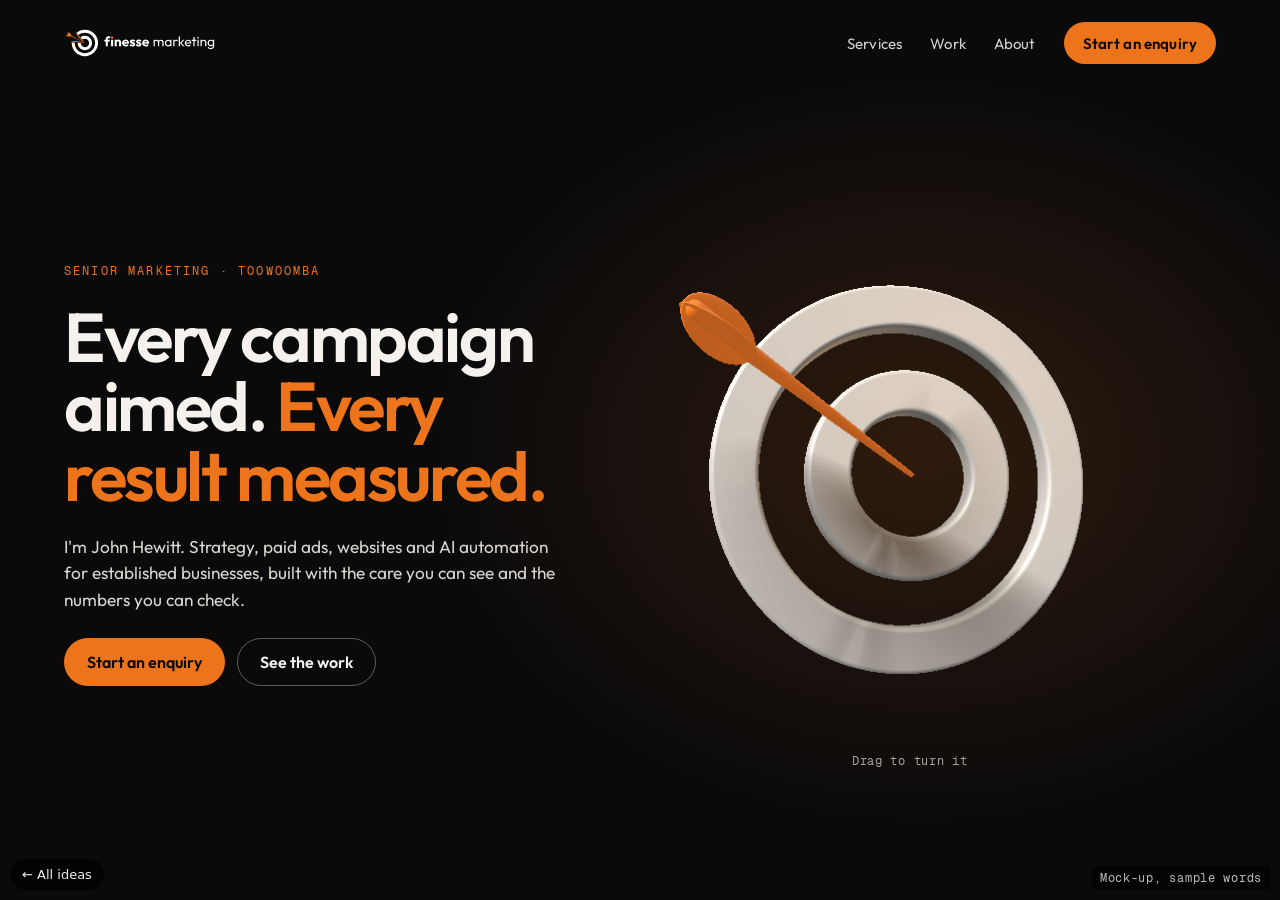
<file: look/website-hero/object.html>
<!doctype html>
<html lang="en-AU">
<head>
<meta name="robots" content="noindex, nofollow">
<meta charset="utf-8">
<meta name="viewport" content="width=device-width,initial-scale=1">
<meta name="robots" content="noindex">
<title>Object: website idea for Finesse Marketing</title>
<link rel="stylesheet" href="assets/base.css">
<style>
.hero{position:relative;min-height:100svh;overflow:hidden;display:grid;grid-template-columns:minmax(0,.9fr) minmax(0,1.1fr);align-items:center;gap:3vw;padding:110px var(--pad) 60px;background:radial-gradient(55% 60% at 72% 50%,rgba(237,116,26,.16),transparent 70%),var(--ink)}
.copy{position:relative;z-index:2;display:grid;gap:24px;max-width:580px}
h1{font-weight:600;font-size:clamp(42px,5.4vw,88px);line-height:1;letter-spacing:-.035em}
h1 em{font-style:normal;color:var(--orange)}
.stage{position:relative;justify-self:center;width:min(100%,720px);aspect-ratio:1;touch-action:pan-y;cursor:grab}
.stage:active{cursor:grabbing}
.stage img,.stage canvas{position:absolute;inset:0;width:100%;height:100%;display:block}
.stage img{padding:16%;transition:opacity .6s ease-out}
.stage canvas{opacity:0;transition:opacity .8s ease-out}
.stage.live canvas{opacity:1}.stage.live img{opacity:0}
.hint{position:absolute;left:0;right:0;bottom:2%;text-align:center;font:500 12px var(--mono);color:var(--mute);letter-spacing:.06em;display:none}
.stage.live .hint{display:block}
@media (prefers-reduced-motion:reduce){.stage img,.stage canvas{transition:none}}
@media (max-width:900px){.hero{grid-template-columns:minmax(0,1fr);align-content:start;padding-top:92px;gap:10px}.copy{display:contents}.copy .eyebrow{order:1}.copy h1{order:2}.stage{order:3;width:min(100%,420px)}.copy .ctas{order:4}.copy .lead{order:5}}
</style>
<script>document.documentElement.className+=' js'</script>
</head>
<body>
<a class="skip" href="#main">Skip to content</a>
<header class="fm-head"><a class="logo" href="#" aria-label="Finesse Marketing home"><img src="assets/fm-refresh-horizontal-reversed.svg" alt="Finesse Marketing" width="152" height="30"></a>
<nav class="fm-nav" aria-label="Main"><a href="#">Services</a><a href="#">Work</a><a href="#">About</a><a class="btn btn-primary" href="#">Start an enquiry</a></nav></header>
<main id="main">
<section class="hero">
  <div class="copy">
    <p class="eyebrow">Senior marketing · Toowoomba</p>
    <h1>Every campaign aimed. <em>Every result measured.</em></h1>
    <p class="lead">I'm John Hewitt. Strategy, paid ads, websites and AI automation for established businesses, built with the care you can see and the numbers you can check.</p>
    <div class="ctas"><a class="btn btn-primary" href="#">Start an enquiry</a><a class="btn btn-ghost" href="#">See the work</a></div>
  </div>
  <div class="stage" id="stage">
    <img src="assets/fm-refresh-icon-reversed.svg" alt="The Finesse Marketing bullseye" width="276" height="276">
    <canvas aria-hidden="true"></canvas>
    <p class="hint" aria-hidden="true">Drag to turn it</p>
  </div>
</section>
</main>
<div class="mock-tag">Mock-up, sample words</div>
<script id="fs" type="x-shader/x-fragment">#version 300 es
precision highp float;
uniform vec2 R;uniform float T;uniform mat3 M;
out vec4 o;
const vec3 TIP=vec3(0.,0.,.02),TAIL=vec3(-1.05,.46,.95);
float sdAnn(vec3 p,float r0,float r1,float h){float d=abs(length(p.xy)-(r0+r1)*.5)-(r1-r0)*.5;vec2 w=vec2(d,abs(p.z)-h)+.025;return min(max(w.x,w.y),0.)+length(max(w,0.))-.025;}
float sdRC(vec3 p,vec3 a,vec3 b,float r1,float r2){vec3 ba=b-a;float l2=dot(ba,ba),rr=r1-r2,a2=l2-rr*rr,il2=1./l2;vec3 pa=p-a;float y=dot(pa,ba),z=y-l2;vec3 xv=pa*l2-ba*y;float x2=dot(xv,xv),y2=y*y*l2,z2=z*z*l2,k=sign(rr)*rr*rr*x2;if(sign(z)*a2*z2>k)return sqrt(x2+z2)*il2-r2;if(sign(y)*a2*y2<k)return sqrt(x2+y2)*il2-r1;return(sqrt(x2*a2*il2)+y*rr)*il2-r1;}
float sdEl(vec3 p,vec3 r){float k0=length(p/r),k1=length(p/(r*r));return k0*(k0-1.)/k1;}
vec2 map(vec3 p){
  p=M*p;
  float rings=min(sdAnn(p,.773,1.,.07),sdAnn(p,.32,.545,.07));
  vec3 d=normalize(TAIL-TIP);vec3 u=normalize(cross(d,vec3(0,0,1)));vec3 v=cross(d,u);
  float shaft=sdRC(p,TIP,TAIL,.014,.036);
  vec3 c=p-(TAIL-d*.12);vec3 q=vec3(dot(c,d),dot(c,u),dot(c,v));
  float f=min(sdEl(q,vec3(.17,.1,.01)),sdEl(q,vec3(.17,.01,.1)));
  float dart=min(shaft,f);
  return rings<dart?vec2(rings,1.):vec2(dart,2.);
}
vec3 nor(vec3 p){vec2 e=vec2(.0015,0);return normalize(vec3(map(p+e.xyy).x-map(p-e.xyy).x,map(p+e.yxy).x-map(p-e.yxy).x,map(p+e.yyx).x-map(p-e.yyx).x));}
float shadow(vec3 ro,vec3 rd){float r=1.,t=.02;for(int i=0;i<28;i++){float h=map(ro+rd*t).x;r=min(r,10.*h/t);t+=clamp(h,.02,.25);if(r<.01||t>4.)break;}return clamp(r,0.,1.);}
vec3 env(vec3 r){float y=r.y*.5+.5;return mix(vec3(.02),mix(vec3(.35,.14,.04),vec3(1.,.72,.45),smoothstep(.5,1.,y)),smoothstep(.2,.9,y))+vec3(.9,.45,.15)*pow(max(dot(r,normalize(vec3(.6,.3,.7))),0.),24.);}
void main(){
  vec2 uv=(gl_FragCoord.xy*2.-R)/R.y;
  vec3 ro=vec3(0,0,3.35),rd=normalize(vec3(uv,-2.1));
  float t=0.;vec2 h;bool hit=false;
  for(int i=0;i<90;i++){h=map(ro+rd*t);if(h.x<.0012){hit=true;break;}t+=h.x;if(t>7.)break;}
  if(!hit){o=vec4(0);return;}
  vec3 p=ro+rd*t,n=nor(p),l=normalize(vec3(-.5,.7,.8)),hv=normalize(l-rd);
  float dif=max(dot(n,l),0.)*shadow(p+n*.01,l);
  float fre=pow(1.-max(dot(n,-rd),0.),4.);
  vec3 base=h.y<1.5?vec3(.86,.82,.76):vec3(.84,.18,.012);
  float spec=pow(max(dot(n,hv),0.),h.y<1.5?40.:90.);
  vec3 col=base*(.12+.95*dif)+base*.25*max(dot(n,normalize(vec3(.7,-.2,-.6))),0.)*vec3(1.,.55,.2);
  col+=spec*(h.y<1.5?.35:.6)*(h.y<1.5?vec3(1):vec3(1.,.6,.3))+env(reflect(rd,n))*(h.y<1.5?.12+.3*fre:.08+.25*fre);
  if(h.y>1.5)col+=base*.45;
  col=pow(col,vec3(.4545));
  o=vec4(col,1.);
}
</script>
<script>
(()=>{
  const st=document.getElementById('stage'),cv=st.querySelector('canvas');
  const reduce=matchMedia('(prefers-reduced-motion: reduce)').matches;
  const gl=cv.getContext('webgl2',{premultipliedAlpha:false,antialias:false,powerPreference:'low-power'});
  if(!gl)return;
  function sh(type,src){const s=gl.createShader(type);gl.shaderSource(s,src);gl.compileShader(s);if(!gl.getShaderParameter(s,gl.COMPILE_STATUS))throw new Error(gl.getShaderInfoLog(s));return s}
  let pr;
  try{pr=gl.createProgram();gl.attachShader(pr,sh(gl.VERTEX_SHADER,'#version 300 es\nin vec2 a;void main(){gl_Position=vec4(a,0,1);}'));gl.attachShader(pr,sh(gl.FRAGMENT_SHADER,document.getElementById('fs').textContent.trim()));gl.linkProgram(pr);if(!gl.getProgramParameter(pr,gl.LINK_STATUS))throw new Error(gl.getProgramInfoLog(pr))}catch(e){console.warn('H12 fallback',e);return}
  gl.useProgram(pr);
  const b=gl.createBuffer();gl.bindBuffer(gl.ARRAY_BUFFER,b);gl.bufferData(gl.ARRAY_BUFFER,new Float32Array([-1,-1,3,-1,-1,3]),gl.STATIC_DRAW);
  const al=gl.getAttribLocation(pr,'a');gl.enableVertexAttribArray(al);gl.vertexAttribPointer(al,2,gl.FLOAT,false,0,0);
  const uR=gl.getUniformLocation(pr,'R'),uT=gl.getUniformLocation(pr,'T'),uM=gl.getUniformLocation(pr,'M');
  let yaw=-.35,pitch=.12,vy=0,vp=0,drag=false,lx=0,ly=0,raf=0,vis=true,t0=performance.now(),first=true;
  function size(){const r=st.getBoundingClientRect(),d=Math.min(r.width<500?1.6:1.25,devicePixelRatio||1);cv.width=Math.round(r.width*d);cv.height=Math.round(r.height*d);gl.viewport(0,0,cv.width,cv.height)}
  function mat(y,p){const cy=Math.cos(y),sy=Math.sin(y),cp=Math.cos(p),sp=Math.sin(p);return new Float32Array([cy,sy*sp,-sy*cp, 0,cp,sp, sy,-cy*sp,cy*cp])}
  function frame(now){
    const t=(now-t0)/1000;
    if(!drag&&!reduce){vy*=.95;vp*=.95;yaw+=vy+.0;pitch+=vp;const ay=-.3+.55*Math.sin(t*.6),ap=.12+.18*Math.sin(t*.45);if(Math.abs(vy)<.002){yaw+=(ay-yaw)*.02;pitch+=(ap-pitch)*.02}}
    gl.uniform2f(uR,cv.width,cv.height);gl.uniform1f(uT,t);gl.uniformMatrix3fv(uM,false,mat(yaw,pitch));
    gl.drawArrays(gl.TRIANGLES,0,3);
    if(first){first=false;st.classList.add('live')}
    raf=(vis&&(!reduce||drag))?requestAnimationFrame(frame):0;
  }
  size();addEventListener('resize',()=>{size();if(!raf)raf=requestAnimationFrame(frame)});
  cv.addEventListener('webglcontextlost',e=>{e.preventDefault();cancelAnimationFrame(raf);raf=0;st.classList.remove('live')});
  st.addEventListener('pointerdown',e=>{drag=true;lx=e.clientX;ly=e.clientY;st.setPointerCapture(e.pointerId);if(!raf)raf=requestAnimationFrame(frame)});
  st.addEventListener('pointermove',e=>{if(!drag)return;const dx=e.clientX-lx,dy=e.clientY-ly;lx=e.clientX;ly=e.clientY;vy=dx*.008;vp=dy*.006;yaw+=vy;pitch=Math.max(-1.1,Math.min(1.1,pitch+vp))});
  st.addEventListener('pointerup',()=>{drag=false;if(!raf)raf=requestAnimationFrame(frame)});
  new IntersectionObserver(es=>{vis=es[0].isIntersecting;if(vis&&!raf)raf=requestAnimationFrame(frame)}).observe(st);
  window.__demo=()=>{setTimeout(()=>{vy=.16},2600)};
  const start=()=>{raf=requestAnimationFrame(frame)};document.readyState==='complete'?start():addEventListener('load',start);
})();
</script>
<a href="./" style="position:fixed;left:10px;bottom:10px;z-index:91;font:500 13px/1 system-ui,sans-serif;background:rgba(0,0,0,.7);color:#eee;padding:9px 12px;border-radius:999px;text-decoration:none">&larr; All ideas</a>
</body>
</html>
</file>
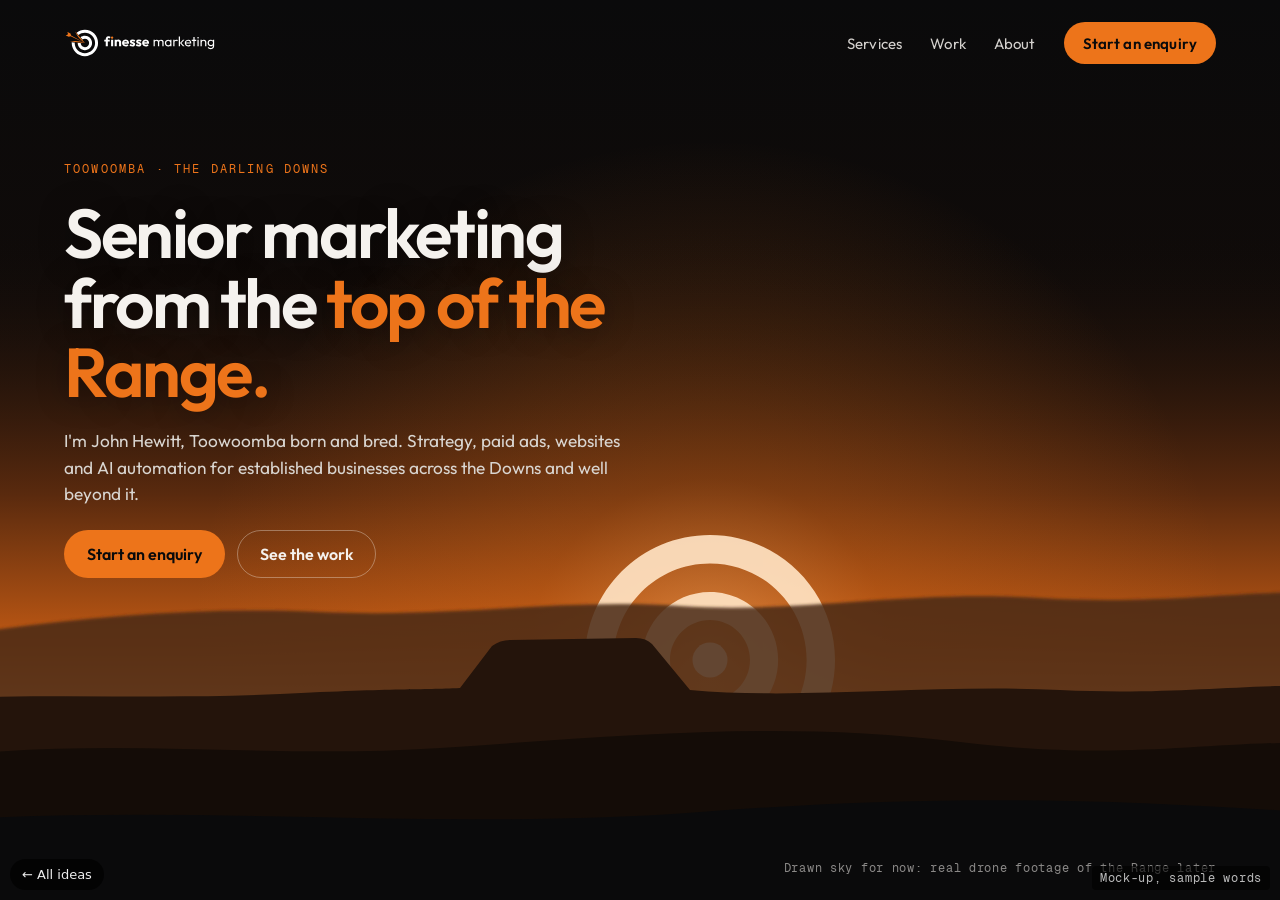
<file: look/website-hero/range-light.html>
<!doctype html>
<html lang="en-AU">
<head>
<meta name="robots" content="noindex, nofollow">
<meta charset="utf-8">
<meta name="viewport" content="width=device-width,initial-scale=1">
<meta name="robots" content="noindex">
<title>Range light: website idea for Finesse Marketing</title>
<link rel="stylesheet" href="assets/base.css">
<style>
.hero{position:relative;min-height:100svh;overflow:hidden;display:grid;align-content:start;padding:clamp(130px,18vh,190px) var(--pad) 60px;background:#0A0A0B}
.scene{position:absolute;inset:0;width:100%;height:100%;display:block}
.copy{position:relative;z-index:2;display:grid;gap:22px;max-width:640px}
h1{font-weight:600;font-size:clamp(42px,5.4vw,88px);line-height:1;letter-spacing:-.035em;text-shadow:0 2px 30px rgba(0,0,0,.35)}
h1 em{font-style:normal;color:var(--orange)}
.note{position:absolute;right:var(--pad);bottom:24px;z-index:2;font:500 12px var(--mono);color:rgba(245,242,238,.55);letter-spacing:.06em}
/* dawn, armed after load */
.warm{opacity:1}.sun{transform:translateY(0)}
.js .warm{opacity:.12}.js .sun{transform:translateY(150px)}.js .glow{opacity:.2}
.go .warm{opacity:1;transition:opacity 3.2s cubic-bezier(.3,.1,.3,1)}
.go .sun{transform:translateY(0);transition:transform 3.6s cubic-bezier(.16,1,.3,1)}
.go .glow{opacity:1;transition:opacity 3.6s ease-out}
.layer{transition:transform .9s cubic-bezier(.16,1,.3,1)}
@media (prefers-reduced-motion:reduce){.js .warm,.js .glow{opacity:1!important;transition:none!important}.js .sun{transform:none!important;transition:none!important}.layer{transition:none}}
@media (max-width:760px){.hero{padding-top:110px}.note{left:20px;right:auto}}
</style>
<script>document.documentElement.className+=' js';addEventListener('load',()=>requestAnimationFrame(()=>requestAnimationFrame(()=>document.documentElement.classList.add('go'))));setTimeout(()=>document.documentElement.classList.add('go'),2500)</script>
</head>
<body>
<a class="skip" href="#main">Skip to content</a>
<header class="fm-head"><a class="logo" href="#" aria-label="Finesse Marketing home"><img src="assets/fm-refresh-horizontal-reversed.svg" alt="Finesse Marketing" width="152" height="30"></a>
<nav class="fm-nav" aria-label="Main"><a href="#">Services</a><a href="#">Work</a><a href="#">About</a><a class="btn btn-primary" href="#">Start an enquiry</a></nav></header>
<main id="main">
<section class="hero" id="hero">
  <svg class="scene" viewBox="0 0 1440 900" preserveAspectRatio="xMidYMax slice" aria-hidden="true">
    <defs>
      <linearGradient id="sky" x1="0" y1="0" x2="0" y2="1"><stop offset="0" stop-color="#0A0A0B"/><stop offset=".45" stop-color="#120b08"/><stop offset=".72" stop-color="#2a140a"/><stop offset="1" stop-color="#3a1a0a"/></linearGradient>
      <linearGradient id="dawn" x1="0" y1="0" x2="0" y2="1"><stop offset=".25" stop-color="#0A0A0B" stop-opacity="0"/><stop offset=".55" stop-color="#5a2a0e"/><stop offset=".72" stop-color="#c25a14"/><stop offset=".82" stop-color="#ff9a4d"/></linearGradient>
      <radialGradient id="g" cx="790" cy="660" r="520" gradientUnits="userSpaceOnUse"><stop offset="0" stop-color="#FFB46A" stop-opacity=".55"/><stop offset=".35" stop-color="#ED741A" stop-opacity=".25"/><stop offset="1" stop-color="#ED741A" stop-opacity="0"/></radialGradient>
      <filter id="haze"><feGaussianBlur stdDeviation="1.4"/></filter>
    </defs>
    <rect width="1440" height="900" fill="url(#sky)"/>
    <rect class="warm" width="1440" height="900" fill="url(#dawn)"/>
    <rect class="glow" width="1440" height="900" fill="url(#g)"/>
    <g class="sun"><g transform="translate(790 660) scale(1.25)" fill="#FFE2C2" opacity=".92"><path d="M100 0C100 55.23 55.23 100 0 100C-55.23 100 -100 55.23 -100 0C-100 -55.23 -55.23 -100 0 -100C55.23 -100 100 -55.23 100 0ZM77.3 0C77.3 -42.69 42.69 -77.3 0 -77.3C-42.69 -77.3 -77.3 -42.69 -77.3 0C-77.3 42.69 -42.69 77.3 0 77.3C42.69 77.3 77.3 42.69 77.3 0ZM54.5 0C54.5 30.1 30.1 54.5 0 54.5C-30.1 54.5 -54.5 30.1 -54.5 0C-54.5 -30.1 -30.1 -54.5 0 -54.5C30.1 -54.5 54.5 -30.1 54.5 0ZM32 0C32 -17.67 17.67 -32 0 -32C-17.67 -32 -32 -17.67 -32 0C-32 17.67 -17.67 32 0 32C17.67 32 32 17.67 32 0Z"/><circle r="14" fill="#FFF4E6"/></g></g>
    <g class="layer" data-d="6"><path filter="url(#haze)" fill="#4a2a17" opacity=".85" d="M0 640C140 620 260 606 400 612S640 598 760 606 980 590 1120 598 1340 586 1440 594V900H0Z"/></g>
    <g class="layer" data-d="12"><path fill="#24140b" d="M0 700C120 692 240 700 360 694S500 690 540 688L572 646Q580 640 590 640L716 638Q726 638 732 644L770 690C880 700 1010 684 1140 690S1340 680 1440 688V900H0Z"/></g>
    <g class="layer" data-d="20"><path fill="#140c07" d="M0 760C180 734 340 760 520 748S860 720 1040 742 1300 736 1440 744V900H0Z"/></g>
    <g class="layer" data-d="30"><path fill="#0A0A0B" d="M0 822C260 802 520 832 780 812S1220 800 1440 816V900H0Z"/></g>
  </svg>
  <div class="copy">
    <p class="eyebrow">Toowoomba · the Darling Downs</p>
    <h1>Senior marketing from the <em>top of the Range.</em></h1>
    <p class="lead">I'm John Hewitt, Toowoomba born and bred. Strategy, paid ads, websites and AI automation for established businesses across the Downs and well beyond it.</p>
    <div class="ctas"><a class="btn btn-primary" href="#">Start an enquiry</a><a class="btn btn-ghost" href="#">See the work</a></div>
  </div>
  <p class="note" aria-hidden="true">Drawn sky for now: real drone footage of the Range later</p>
</section>
</main>
<div class="mock-tag">Mock-up, sample words</div>
<script>
(()=>{
  if(matchMedia('(prefers-reduced-motion: reduce)').matches||matchMedia('(hover: none)').matches)return;
  const h=document.getElementById('hero'),L=[...h.querySelectorAll('.layer')];
  h.addEventListener('pointermove',e=>{const b=h.getBoundingClientRect(),dx=(e.clientX-b.left)/b.width-.5;L.forEach(l=>l.style.transform=`translateX(${-dx*l.dataset.d}px)`)});
  h.addEventListener('pointerleave',()=>L.forEach(l=>l.style.transform=''));
})();
</script>
<a href="./" style="position:fixed;left:10px;bottom:10px;z-index:91;font:500 13px/1 system-ui,sans-serif;background:rgba(0,0,0,.7);color:#eee;padding:9px 12px;border-radius:999px;text-decoration:none">&larr; All ideas</a>
</body>
</html>
</file>
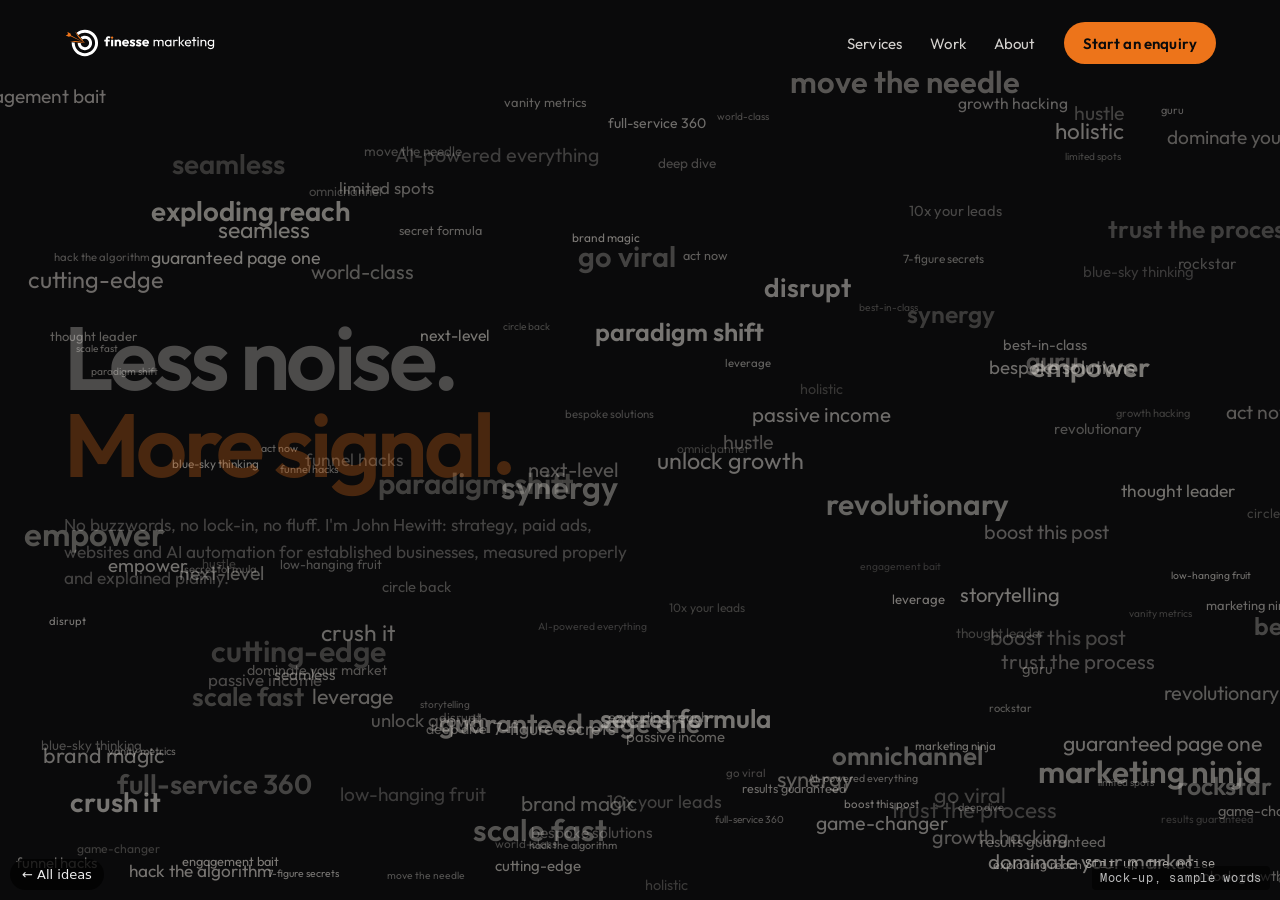
<file: look/website-hero/signal.html>
<!doctype html>
<html lang="en-AU">
<head>
<meta name="robots" content="noindex, nofollow">
<meta charset="utf-8">
<meta name="viewport" content="width=device-width,initial-scale=1">
<meta name="robots" content="noindex">
<title>Signal: website idea for Finesse Marketing</title>
<link rel="stylesheet" href="assets/base.css">
<style>
.hero{position:relative;min-height:100svh;overflow:hidden;display:grid;align-items:center;padding:110px var(--pad) 70px}
canvas{position:absolute;inset:0;width:100%;height:100%;display:block}
.copy{position:relative;z-index:2;display:grid;gap:24px;max-width:700px}
h1{font-weight:600;font-size:clamp(46px,7vw,116px);line-height:.97;letter-spacing:-.04em}
h1 span{display:block}
h1 em{font-style:normal;color:var(--orange);position:relative}
.ping{position:relative;display:inline-block;width:.16em;height:.16em;border-radius:50%;background:var(--orange);margin-left:.06em;vertical-align:.02em}
.ping::before,.ping::after{content:"";position:absolute;inset:0;border-radius:50%;border:2px solid var(--orange);opacity:0}
.go2 .ping::before{animation:ping 1.6s cubic-bezier(.16,1,.3,1) 1 both}
.go2 .ping::after{animation:ping 1.9s cubic-bezier(.16,1,.3,1) .25s 1 both}
@keyframes ping{0%{transform:scale(1);opacity:.9}100%{transform:scale(9);opacity:0}}
.js .copy>*{opacity:0;transform:translateY(10px)}
.js .copy>h1,.js .copy>.lead{opacity:.28;transform:none}
.go2 .copy>*{opacity:1;transform:none;transition:opacity .7s ease-out,transform .7s cubic-bezier(.16,1,.3,1);transition-delay:calc(var(--i)*.1s)}
.go2 .copy>h1,.go2 .copy>.lead{opacity:1;transition:opacity .9s ease-out}
.hint{position:absolute;right:var(--pad);bottom:28px;font:500 12px var(--mono);color:var(--mute);letter-spacing:.06em;z-index:2}
@media (prefers-reduced-motion:reduce){.js .copy>*{opacity:1!important;transform:none!important;transition:none!important}.go2 .ping::before,.go2 .ping::after{animation:none}}
@media (max-width:760px){.hero{align-items:start;padding-top:120px}.hint{left:20px;right:auto}}
</style>
<script>document.documentElement.className+=' js'</script>
</head>
<body>
<a class="skip" href="#main">Skip to content</a>
<header class="fm-head"><a class="logo" href="#" aria-label="Finesse Marketing home"><img src="assets/fm-refresh-horizontal-reversed.svg" alt="Finesse Marketing" width="152" height="30"></a>
<nav class="fm-nav" aria-label="Main"><a href="#">Services</a><a href="#">Work</a><a href="#">About</a><a class="btn btn-primary" href="#">Start an enquiry</a></nav></header>
<main id="main">
<section class="hero" id="hero">
  <canvas aria-hidden="true"></canvas>
  <div class="copy">
    <p class="eyebrow" style="--i:0">Senior marketing · Toowoomba</p>
    <h1 style="--i:1"><span>Less noise.</span><em>More signal</em><span class="ping" aria-hidden="true"></span></h1>
    <p class="lead" style="--i:2">No buzzwords, no lock-in, no fluff. I'm John Hewitt: strategy, paid ads, websites and AI automation for established businesses, measured properly and explained plainly.</p>
    <div class="ctas" style="--i:3"><a class="btn btn-primary" href="#">Start an enquiry</a><a class="btn btn-ghost" href="#">See the work</a></div>
  </div>
  <p class="hint" aria-hidden="true">Stir up the noise</p>
</section>
</main>
<div class="mock-tag">Mock-up, sample words</div>
<script>
(()=>{
  const de=document.documentElement,h=document.getElementById('hero'),cv=h.querySelector('canvas'),cx=cv.getContext('2d');
  const reduce=matchMedia('(prefers-reduced-motion: reduce)').matches;
  const WORDS=['synergy','growth hacking','10x your leads','go viral','guru','disrupt','omnichannel','thought leader','hustle','leverage','game-changer','paradigm shift','best-in-class','marketing ninja','rockstar','funnel hacks','guaranteed page one','AI-powered everything','secret formula','crush it','next-level','bespoke solutions','holistic','seamless','cutting-edge','blue-sky thinking','move the needle','deep dive','low-hanging fruit','circle back','engagement bait','vanity metrics','boost this post','act now','world-class','scale fast','unlock growth','empower','revolutionary','limited spots','7-figure secrets','hack the algorithm','passive income','full-service 360','results guaranteed','trust the process','storytelling','brand magic','dominate your market','exploding reach'];
  let W,H,dpr,P=[],phase='noise',t0=0,mx=-999,my=-999,raf=0,vis=true;
  function size(){const b=h.getBoundingClientRect();dpr=Math.min(2,devicePixelRatio||1);W=b.width;H=b.height;cv.width=W*dpr;cv.height=H*dpr;cx.setTransform(dpr,0,0,dpr,0,0)}
  function seed(){
    const n=W<760?70:150;P=[];
    for(let i=0;i<n;i++){const s=10+Math.random()*Math.random()*26;P.push({w:WORDS[i%WORDS.length],x:Math.random()*W,y:80+Math.random()*(H-90),s,a:.22+Math.random()*.4,vx:0,vy:0,ta:.22+Math.random()*.4,o:Math.random()*6.28,bx:0,by:0})}
    P.forEach(p=>{p.bx=p.x;p.by=p.y});
  }
  function zone(){const c=h.querySelector('h1').getBoundingClientRect(),b=h.getBoundingClientRect();return{x:c.left-b.left+c.width*.45,y:c.top-b.top+c.height*.5,rx:Math.max(c.width*.75,260),ry:Math.max(c.height*1.6,220)}}
  function clear(){
    phase='clear';const z=zone();
    P.forEach(p=>{const dx=p.x-z.x,dy=p.y-z.y,d=Math.hypot(dx/z.rx,dy/z.ry)||.01;
      const push=d<1.25?(1.3-d)*1.0:0;const k=1+push;
      p.bx=z.x+dx*k+(dx/d)*(push*60);p.by=z.y+dy*k+(dy/d)*(push*40);
      p.ta=d<1.25?.04:.05+Math.random()*.07;});
  }
  function draw(now){
    cx.clearRect(0,0,W,H);
    const t=now/1000;
    for(const p of P){
      if(!reduce){
        const jit=phase==='noise'?2.2:.5;
        const tx=p.bx+Math.sin(t*1.7+p.o)*jit*3,ty=p.by+Math.cos(t*1.3+p.o)*jit*2;
        const dx=p.x-mx,dy=p.y-my,dd=dx*dx+dy*dy;
        if(dd<160*160){const f=(1-Math.sqrt(dd)/160)*6;p.vx+=dx/Math.sqrt(dd+1)*f;p.vy+=dy/Math.sqrt(dd+1)*f}
        p.vx+=(tx-p.x)*.06;p.vy+=(ty-p.y)*.06;p.vx*=.78;p.vy*=.78;p.x+=p.vx;p.y+=p.vy;
        p.a+=(p.ta-p.a)*.05;
        if(phase==='noise'&&Math.random()<.004){p.bx=Math.random()*W;p.by=80+Math.random()*(H-90)}
      }
      cx.font=`${p.s>24?600:400} ${p.s}px Outfit, system-ui, sans-serif`;
      cx.fillStyle=`rgba(200,196,190,${p.a})`;
      cx.fillText(p.w,p.x,p.y);
    }
    raf=vis&&!reduce?requestAnimationFrame(draw):0;
  }
  function start(){
    size();seed();
    if(reduce){P.forEach(p=>{p.a=.07});clear();P.forEach(p=>{p.x=p.bx;p.y=p.by;p.a=p.ta});de.classList.add('go2');draw(0);return}
    raf=requestAnimationFrame(draw);
    setTimeout(()=>{clear();setTimeout(()=>de.classList.add('go2'),450)},1500);
    h.addEventListener('pointermove',e=>{const b=h.getBoundingClientRect();mx=e.clientX-b.left;my=e.clientY-b.top});
    h.addEventListener('pointerleave',()=>{mx=my=-999});
    new IntersectionObserver(es=>{vis=es[0].isIntersecting;if(vis&&!raf)raf=requestAnimationFrame(draw)}).observe(h);
  }
  addEventListener('resize',()=>{size();if(phase==='clear')clear();if(reduce)draw(0)});
  (document.fonts?document.fonts.load('400 16px Outfit'):Promise.resolve()).then(()=>document.readyState==='complete'?start():addEventListener('load',start));
  setTimeout(()=>de.classList.add('go2'),4000);
})();
</script>
<a href="./" style="position:fixed;left:10px;bottom:10px;z-index:91;font:500 13px/1 system-ui,sans-serif;background:rgba(0,0,0,.7);color:#eee;padding:9px 12px;border-radius:999px;text-decoration:none">&larr; All ideas</a>
</body>
</html>
</file>
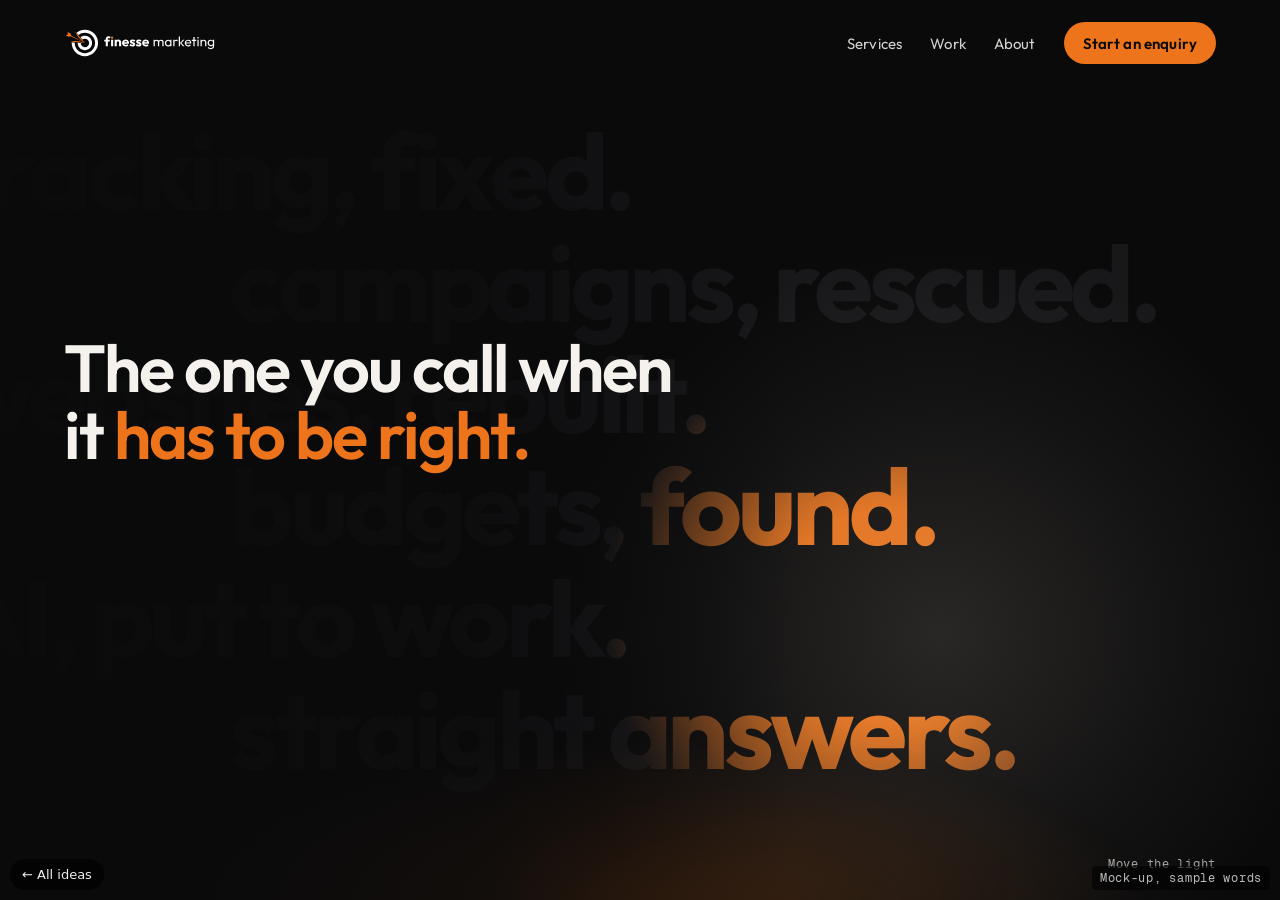
<file: look/website-hero/spotlight.html>
<!doctype html>
<html lang="en-AU">
<head>
<meta name="robots" content="noindex, nofollow">
<meta charset="utf-8">
<meta name="viewport" content="width=device-width,initial-scale=1">
<meta name="robots" content="noindex">
<title>Spotlight: website idea for Finesse Marketing</title>
<link rel="stylesheet" href="assets/base.css">
<style>
.hero{position:relative;min-height:100svh;overflow:hidden;display:grid;align-items:center;padding:110px var(--pad) 70px;--x:72%;--y:46%;--r:clamp(220px,28vw,430px)}
.wall,.lit{position:absolute;inset:-2% -4%;display:flex;flex-direction:column;justify-content:center;gap:.06em;font-weight:700;font-size:clamp(46px,8.4vw,150px);line-height:.98;letter-spacing:-.04em;white-space:nowrap;user-select:none;pointer-events:none}
.wall span,.lit span{display:block}
.wall span:nth-child(even),.lit span:nth-child(even){padding-left:22vw}
.wall{color:#18181b}
.lit{color:var(--orange);opacity:.95;-webkit-mask-image:radial-gradient(circle var(--r) at var(--x) var(--y),#000 0,#000 30%,rgba(0,0,0,.5) 60%,transparent 80%);mask-image:radial-gradient(circle var(--r) at var(--x) var(--y),#000 0,#000 30%,rgba(0,0,0,.5) 60%,transparent 80%)}
.beam{position:absolute;inset:0;pointer-events:none;background:radial-gradient(circle calc(var(--r)*1.5) at var(--x) var(--y),rgba(255,236,214,.13),rgba(255,236,214,.04) 45%,transparent 72%)}
.floor{position:absolute;left:10%;right:10%;bottom:-18vh;height:36vh;border-radius:50%;background:radial-gradient(closest-side,rgba(237,116,26,.22),transparent);filter:blur(10px);pointer-events:none}
.scrim{position:absolute;inset:0;background:linear-gradient(90deg,rgba(10,10,11,.92) 0,rgba(10,10,11,.75) 38%,transparent 62%);pointer-events:none}
.copy{position:relative;z-index:2;display:grid;gap:24px;max-width:620px}
h1{font-weight:600;font-size:clamp(40px,5.2vw,84px);line-height:1.01;letter-spacing:-.03em}
h1 em{font-style:normal;color:var(--orange)}
.hint{position:absolute;right:var(--pad);bottom:28px;font:500 12px var(--mono);color:var(--mute);letter-spacing:.06em;z-index:2}
.js .copy>:not(h1){opacity:0}
.go .copy>*{opacity:1;transition:opacity .9s ease-out;transition-delay:calc(.2s + var(--i)*.12s)}
.js .lit,.js .beam{opacity:0}
.go .lit{opacity:.95;transition:opacity 1.2s ease-out .1s}.go .beam{opacity:1;transition:opacity 1.2s ease-out .1s}
@media (prefers-reduced-motion:reduce){.js .copy>*,.js .lit,.js .beam{transition:none!important}.go .copy>*{opacity:1}}
@media (max-width:760px){
  .hero{align-items:start;padding-top:100px;--r:150px}
  .wall,.lit{font-size:16vw;justify-content:flex-end;padding-bottom:14vh}
  .wall span:nth-child(even),.lit span:nth-child(even){padding-left:12vw}
  .scrim{background:linear-gradient(180deg,rgba(10,10,11,.94) 0,rgba(10,10,11,.8) 52%,transparent 72%)}
  .hint{left:20px;right:auto}
}
</style>
<script>document.documentElement.className+=' js';addEventListener('load',()=>requestAnimationFrame(()=>document.documentElement.classList.add('go')));setTimeout(()=>document.documentElement.classList.add('go'),2500)</script>
</head>
<body>
<a class="skip" href="#main">Skip to content</a>
<header class="fm-head"><a class="logo" href="#" aria-label="Finesse Marketing home"><img src="assets/fm-refresh-horizontal-reversed.svg" alt="Finesse Marketing" width="152" height="30"></a>
<nav class="fm-nav" aria-label="Main"><a href="#">Services</a><a href="#">Work</a><a href="#">About</a><a class="btn btn-primary" href="#">Start an enquiry</a></nav></header>
<main id="main">
<section class="hero" id="hero">
  <div class="wall" aria-hidden="true"><span>tracking, fixed.</span><span>campaigns, rescued.</span><span>websites, rebuilt.</span><span>budgets, found.</span><span>AI, put to work.</span><span>straight answers.</span></div>
  <div class="lit" aria-hidden="true"><span>tracking, fixed.</span><span>campaigns, rescued.</span><span>websites, rebuilt.</span><span>budgets, found.</span><span>AI, put to work.</span><span>straight answers.</span></div>
  <div class="beam" aria-hidden="true"></div>
  <div class="floor" aria-hidden="true"></div>
  <div class="scrim" aria-hidden="true"></div>
  <div class="copy">
    <p class="eyebrow" style="--i:0">Senior marketing · Toowoomba</p>
    <h1 style="--i:1">The one you call when it <em>has to be right.</em></h1>
    <p class="lead" style="--i:2">I'm John Hewitt. When the tracking doesn't add up, the ads stop working or the website lets you down, I find out why and fix it. Strategy, paid ads, websites and AI automation, with a straight answer every time.</p>
    <div class="ctas" style="--i:3"><a class="btn btn-primary" href="#">Start an enquiry</a><a class="btn btn-ghost" href="#">See the work</a></div>
  </div>
  <p class="hint" aria-hidden="true">Move the light</p>
</section>
</main>
<div class="mock-tag">Mock-up, sample words</div>
<script>
(()=>{
  const h=document.getElementById('hero');
  const reduce=matchMedia('(prefers-reduced-motion: reduce)').matches;
  const phone=matchMedia('(max-width: 760px)').matches;
  let W,H,x,y,tx,ty,mode='auto',t0=performance.now(),raf=0,vis=true;
  function size(){const b=h.getBoundingClientRect();W=b.width;H=b.height}
  function put(){h.style.setProperty('--x',x+'px');h.style.setProperty('--y',y+'px')}
  size();x=tx=W*(phone?.6:.72);y=ty=H*(phone?.78:.46);put();
  if(reduce){h.addEventListener('pointermove',e=>{const b=h.getBoundingClientRect();x=e.clientX-b.left;y=e.clientY-b.top;put()});return}
  if(matchMedia('(hover: none)').matches)document.querySelector('.hint').textContent='Drag to move the light';
  function tick(now){
    if(mode==='auto'){const t=(now-t0)/1000;tx=W*(phone?.5+.32*Math.sin(t*.5):.66+.24*Math.sin(t*.42));ty=H*(phone?.76+.12*Math.sin(t*.9+1):.5+.3*Math.sin(t*.77+1.2));}
    x+=(tx-x)*.07;y+=(ty-y)*.07;put();raf=vis?requestAnimationFrame(tick):0;
  }
  raf=requestAnimationFrame(tick);
  h.addEventListener('pointermove',e=>{const b=h.getBoundingClientRect();mode='hand';tx=e.clientX-b.left;ty=e.clientY-b.top});
  h.addEventListener('pointerleave',()=>{mode='auto';t0=performance.now()-3000});
  addEventListener('resize',size);
  new IntersectionObserver(es=>{vis=es[0].isIntersecting;if(vis&&!raf)raf=requestAnimationFrame(tick)}).observe(h);
})();
</script>
<a href="./" style="position:fixed;left:10px;bottom:10px;z-index:91;font:500 13px/1 system-ui,sans-serif;background:rgba(0,0,0,.7);color:#eee;padding:9px 12px;border-radius:999px;text-decoration:none">&larr; All ideas</a>
</body>
</html>
</file>
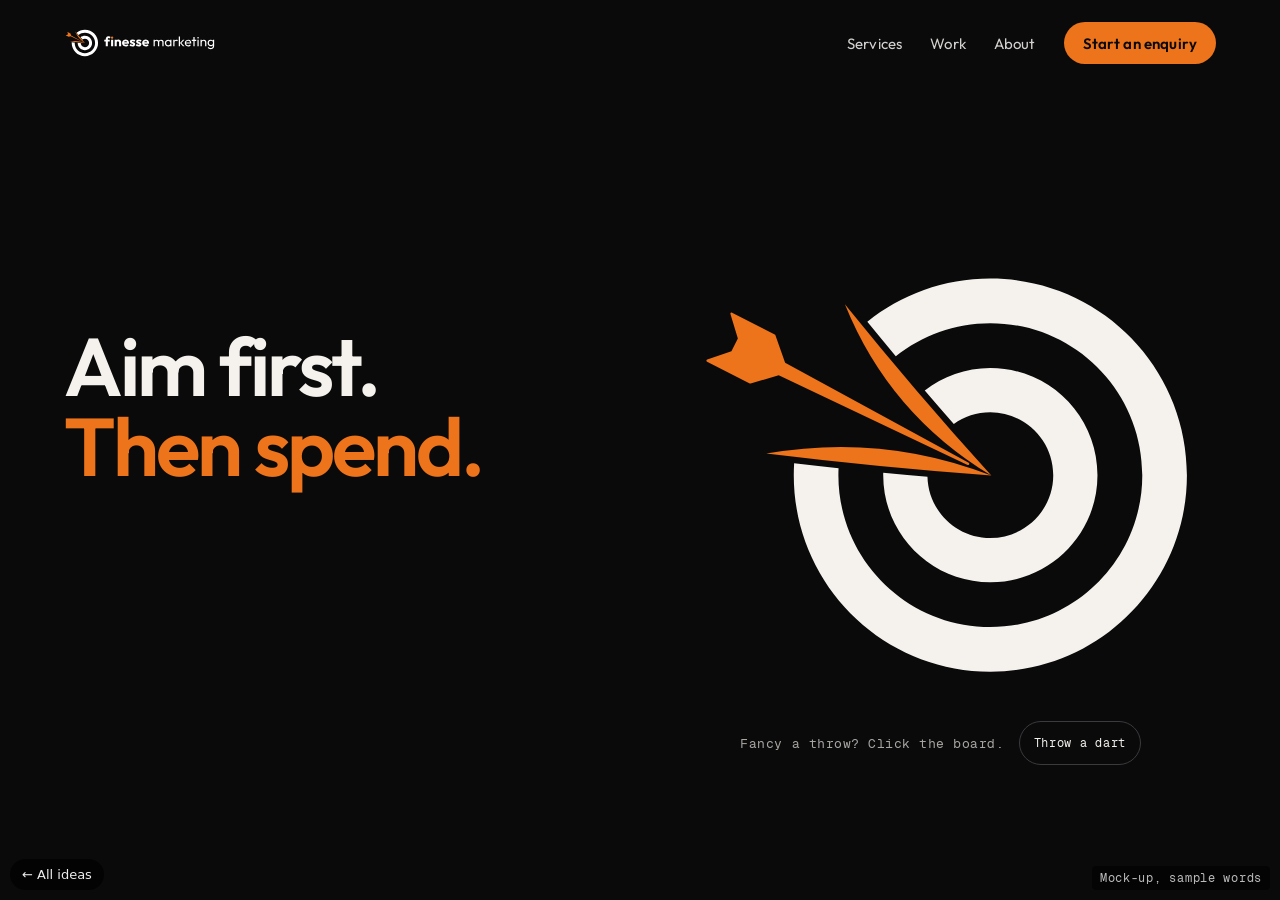
<file: look/website-hero/strike.html>
<!doctype html>
<html lang="en-AU">
<head>
<meta name="robots" content="noindex, nofollow">
<meta charset="utf-8">
<meta name="viewport" content="width=device-width,initial-scale=1">
<meta name="robots" content="noindex">
<title>Strike: website idea for Finesse Marketing</title>
<link rel="stylesheet" href="assets/base.css">
<style>
.hero{position:relative;min-height:100svh;display:grid;grid-template-columns:minmax(0,1fr) minmax(0,1fr);gap:4vw;align-items:center;padding:110px var(--pad) 60px;overflow:hidden}
.copy{position:relative;z-index:2;display:grid;gap:24px;max-width:600px}
h1{font-weight:600;font-size:clamp(46px,6.4vw,104px);line-height:.98;letter-spacing:-.035em}
h1 span{display:block}
h1 em{font-style:normal;color:var(--orange)}
.board{position:relative;justify-self:center;width:min(100%,640px);aspect-ratio:280/224}
.board svg{width:100%;height:100%;overflow:visible;display:block}
.board .hit{cursor:crosshair}
.rings{fill:var(--white)}
.arrow{fill:var(--orange)}
.ripple{fill:none;stroke:var(--orange);stroke-width:1.2;opacity:0}
.game{position:absolute;left:0;right:0;bottom:-70px;display:flex;justify-content:center;align-items:center;gap:14px;font:500 13px var(--mono);color:var(--mute);letter-spacing:.04em;text-align:center}
.game button{white-space:nowrap;background:none;border:1px solid #3a3a3f;color:var(--white);font:500 12px var(--mono);letter-spacing:.06em;border-radius:999px;padding:0 14px;min-height:44px;cursor:pointer}
.game button:hover{border-color:var(--orange)}
.game button:focus-visible{outline:2px solid var(--orange-hi);outline-offset:3px}
.score{position:absolute;left:50%;top:6%;transform:translateX(-50%);font:600 15px var(--display);color:var(--orange);white-space:nowrap;opacity:0;transition:opacity .25s ease-out}
.score.on{opacity:1}
/* entrance: armed after load */
.js #dart{transform:translate(-620px,-242px);opacity:0}
.js .trail{transform:scaleX(0);opacity:0}
.go #dart{transform:none;opacity:1;transition:transform .62s cubic-bezier(.45,.05,.7,1),opacity .12s linear}
.go .trail{transform:none;opacity:1;transition:transform .5s cubic-bezier(.16,1,.3,1) .62s,opacity .2s linear .62s}
.go .ripple.r1{animation:rip 1.3s cubic-bezier(.16,1,.3,1) .6s 1 both}
.go .ripple.r2{animation:rip 1.6s cubic-bezier(.16,1,.3,1) .72s 1 both}
.go .ripple.r3{animation:rip 1.9s cubic-bezier(.16,1,.3,1) .86s 1 both}
.go .rings{animation:thud .26s ease-out .6s 1}
.trail{transform-box:fill-box;transform-origin:100% 100%}
@keyframes rip{0%{r:6px;opacity:.9;stroke-width:3}100%{r:240px;opacity:0;stroke-width:.4}}
@keyframes thud{0%{transform:translate(0,0)}30%{transform:translate(2.2px,1px)}60%{transform:translate(-1px,-.5px)}100%{transform:none}}
.js .copy>:not(h1){opacity:0;transform:translateY(12px)}
.go .copy>*{opacity:1;transform:none;transition:opacity .6s ease-out,transform .6s cubic-bezier(.16,1,.3,1);transition-delay:calc(.15s + var(--i)*.08s)}
.thrown{transition:transform .32s cubic-bezier(.45,.05,.7,1)}
@media (prefers-reduced-motion:reduce){
  .js #dart,.js .trail,.js .copy>*{transform:none!important;opacity:1!important;transition:none!important}
  .go .ripple,.go .rings{animation:none!important}
  .thrown{transition:none}
}
@media (max-width:900px){
  .hero{grid-template-columns:minmax(0,1fr);padding-top:88px;gap:20px;align-content:start}
  .copy{display:contents}
  .copy .eyebrow{order:1}.copy h1{order:2}.board{order:3;width:min(82vw,360px);margin:6px 0 48px}.copy .ctas{order:4}.copy .lead{order:5}
  .game{bottom:-52px;font-size:12px}
}
</style>
<script>document.documentElement.className+=' js';addEventListener('load',()=>requestAnimationFrame(()=>requestAnimationFrame(()=>document.documentElement.classList.add('go'))));setTimeout(()=>document.documentElement.classList.add('go'),2500)</script>
</head>
<body>
<a class="skip" href="#main">Skip to content</a>
<header class="fm-head"><a class="logo" href="#" aria-label="Finesse Marketing home"><img src="assets/fm-refresh-horizontal-reversed.svg" alt="Finesse Marketing" width="152" height="30"></a>
<nav class="fm-nav" aria-label="Main"><a href="#">Services</a><a href="#">Work</a><a href="#">About</a><a class="btn btn-primary" href="#">Start an enquiry</a></nav></header>
<main id="main">
<section class="hero">
  <div class="copy">
    <p class="eyebrow" style="--i:0">Senior marketing · Toowoomba</p>
    <h1 style="--i:1"><span>Aim first.</span><em>Then spend.</em></h1>
    <p class="lead" style="--i:2">I'm John Hewitt. Before a dollar goes into ads, I make sure the offer, the website and the tracking are ready to hit. Strategy, paid campaigns, websites and AI automation for established businesses.</p>
    <div class="ctas" style="--i:3"><a class="btn btn-primary" href="#">Start an enquiry</a><a class="btn btn-ghost" href="#">See the work</a></div>
  </div>
  <div class="board">
    <svg viewBox="-165 -112 280 224" role="img" aria-label="The Finesse Marketing bullseye, with an orange dart landing in the centre.">
      <g class="hit">
        <circle r="128" fill="transparent"/>
        <circle class="ripple r1" r="6"/><circle class="ripple r2" r="6"/><circle class="ripple r3" r="6"/>
        <path class="rings" d="M100 0C100 55.23 55.23 100 0 100C-55.23 100 -100 55.23 -100 0C-100 -2.04 -99.94 -4.07 -99.82 -6.09Q-88.52 -4.77 -77.22 -3.57C-77.27 -2.39 -77.3 -1.2 -77.3 0C-77.3 42.690 -42.69 77.3 0 77.3C42.69 77.3 77.3 42.69 77.3 0C77.3 -42.69 42.69 -77.3 0 -77.3C-18.18 -77.3 -34.9 -71.02 -48.1 -60.51Q-55.4 -69.23 -62.58 -78.01C-45.44 -91.77 -23.68 -100 0 -100C55.23 -100 100 -55.23 100 0ZM54.5 0C54.5 30.1 30.1 54.5 0 54.5C-30.1 54.5 -54.5 30.1 -54.5 0C-54.5 -0.42 -54.5 -0.84 -54.49 -1.26Q-43.24 -0.17 -31.99 0.81C-31.56 18.11 -17.4 32 0 32C17.670 32 32 17.67 32 0C32 -17.67 17.67 -32 0 -32C-6.93 -32 -13.35 -29.8 -18.59 -26.05Q-26.03 -34.54 -33.36 -43.1C-24.14 -50.25 -12.57 -54.5 0 -54.5C30.1 -54.5 54.5 -30.1 54.5 0Z"/>
        <path class="arrow trail" d="M-114 -11Q-55 -21.4 0.5 0.2Q-56.7 -3.99 -114 -11Z"/>
        <path class="arrow trail" d="M-74 -87Q-38.17 -42.54 0.5 0.2Q-51.5 -31.2 -74 -87Z"/>
        <g id="dart"><path class="arrow" d="M-144.02 -58.81 -131.72 -63.07 -128.45 -69.49 -132.23 -81.95Q-132.3 -82.19 -132.19 -82.41Q-132.07 -82.62 -131.83 -82.7Q-131.6 -82.77 -131.39 -82.66L-109.69 -71.6Q-109.47 -71.49 -109.39 -71.27L-104.4 -57.23L-11.01 -6.29Q-10.8 -6.17 -10.73 -5.93Q-10.66 -5.69 -10.78 -5.47Q-10.89 -5.26 -11.12 -5.19Q-11.34 -5.11 -11.56 -5.22L-107.66 -50.82L-121.96 -46.61Q-122.19 -46.54 -122.4 -46.65L-144.1 -57.71Q-144.32 -57.82 -144.4 -58.06Q-144.47 -58.29 -144.36 -58.52Q-144.25 -58.73 -144.02 -58.81Z"/></g>
        <g id="thrown"></g>
      </g>
    </svg>
    <p class="score" aria-live="polite"></p>
    <div class="game"><span class="ghint">Fancy a throw? Click the board.</span><button type="button" class="throw">Throw a dart</button></div>
  </div>
</section>
</main>
<div class="mock-tag">Mock-up, sample words</div>
<script>
(()=>{
  const svg=document.querySelector('.board svg'),hit=svg.querySelector('.hit'),thrownG=document.getElementById('thrown');
  const score=document.querySelector('.score'),hint=document.querySelector('.ghint'),btn=document.querySelector('.throw');
  const reduce=matchMedia('(prefers-reduced-motion: reduce)').matches;
  if(matchMedia('(hover: none)').matches){hint.textContent='Fancy a throw? Tap the board.'}
  const D=document.querySelector('#dart path').getAttribute('d');
  let darts=[],total=0;
  function zone(r){return r<=32?['Bullseye',50]:r<=54.5?['Inner ring',25]:r<=77.3?['Close',15]:r<=100?['Outer ring',10]:['Missed the board',0]}
  function say(t){score.textContent=t;score.classList.add('on')}
  function reset(){darts.forEach(d=>d.remove());darts=[];total=0;btn.textContent='Throw a dart';hint.textContent=matchMedia('(hover: none)').matches?'Fancy a throw? Tap the board.':'Fancy a throw? Click the board.'}
  function throwAt(x,y){
    if(darts.length>=3){reset()}
    const wob=()=>(Math.random()-.5)*16;x+=wob();y+=wob();
    const g=document.createElementNS('http://www.w3.org/2000/svg','g');
    const inner=document.createElementNS('http://www.w3.org/2000/svg','g');
    inner.setAttribute('transform',`translate(${x} ${y}) scale(.42) translate(11 5.9)`);
    const p=document.createElementNS('http://www.w3.org/2000/svg','path');p.setAttribute('d',D);p.setAttribute('class','arrow');
    inner.appendChild(p);g.appendChild(inner);g.classList.add('thrown');
    g.style.transform='translate(-260px,-101px)';g.style.opacity='0';
    thrownG.appendChild(g);darts.push(g);
    requestAnimationFrame(()=>requestAnimationFrame(()=>{g.style.transform='none';g.style.opacity='1'}));
    const [name,pts]=zone(Math.hypot(x,y));total+=pts;
    setTimeout(()=>{
      say(`${name}${pts?' · '+pts:''}`);
      if(darts.length===3){
        hint.textContent=total>=90?`${total} from three. Good aim. Imagine it on your ad budget.`:`${total} from three. Your ad budget deserves better aim.`;
        btn.textContent='Go again';
      }else{hint.textContent=`Dart ${darts.length} of 3`}
    },reduce?0:320);
  }
  hit.addEventListener('click',e=>{
    const pt=svg.createSVGPoint();pt.x=e.clientX;pt.y=e.clientY;const q=pt.matrixTransform(svg.getScreenCTM().inverse());
    throwAt(q.x,q.y);
  });
  btn.addEventListener('click',()=>{if(darts.length>=3){reset();return}const a=Math.random()*Math.PI*2,r=Math.random()*95;throwAt(Math.cos(a)*r,Math.sin(a)*r)});
  window.__demo=()=>{setTimeout(()=>throwAt(40,-30),2600);setTimeout(()=>throwAt(-12,14),3600);setTimeout(()=>throwAt(3,-2),4600)};
})();
</script>
<a href="./" style="position:fixed;left:10px;bottom:10px;z-index:91;font:500 13px/1 system-ui,sans-serif;background:rgba(0,0,0,.7);color:#eee;padding:9px 12px;border-radius:999px;text-decoration:none">&larr; All ideas</a>
</body>
</html>
</file>
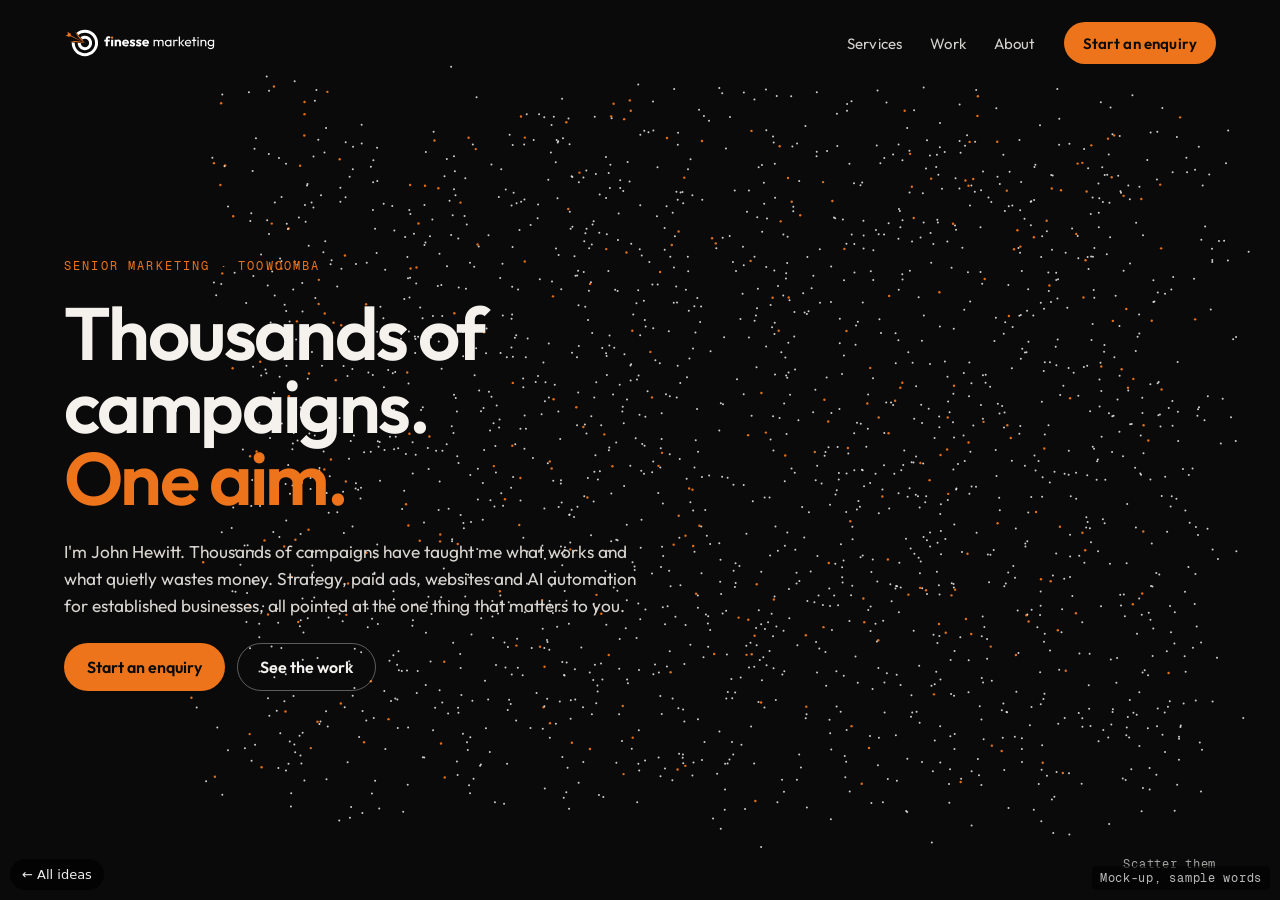
<file: look/website-hero/thousands.html>
<!doctype html>
<html lang="en-AU">
<head>
<meta name="robots" content="noindex, nofollow">
<meta charset="utf-8">
<meta name="viewport" content="width=device-width,initial-scale=1">
<meta name="robots" content="noindex">
<title>Thousands: website idea for Finesse Marketing</title>
<link rel="stylesheet" href="assets/base.css">
<style>
.hero{position:relative;min-height:100svh;overflow:hidden;display:grid;grid-template-columns:minmax(0,1fr) minmax(0,1fr);align-items:center;padding:110px var(--pad) 60px}
canvas{position:absolute;inset:0;width:100%;height:100%;display:block}
.copy{position:relative;z-index:2;display:grid;gap:24px;max-width:600px}
h1{font-weight:600;font-size:clamp(44px,5.8vw,96px);line-height:.98;letter-spacing:-.035em}
h1 span{display:block}h1 em{font-style:normal;color:var(--orange)}
.poster{grid-column:2;justify-self:center;width:min(80%,440px);opacity:.9}
.js .poster{visibility:hidden}
.hint{position:absolute;right:var(--pad);bottom:28px;font:500 12px var(--mono);color:var(--mute);letter-spacing:.06em;z-index:2}
@media (max-width:900px){.hero{grid-template-columns:minmax(0,1fr);align-content:start;padding-top:96px}.poster{grid-column:1;width:70%;margin-top:30px}.hint{left:20px;right:auto}}
</style>
<script>document.documentElement.className+=' js'</script>
</head>
<body>
<a class="skip" href="#main">Skip to content</a>
<header class="fm-head"><a class="logo" href="#" aria-label="Finesse Marketing home"><img src="assets/fm-refresh-horizontal-reversed.svg" alt="Finesse Marketing" width="152" height="30"></a>
<nav class="fm-nav" aria-label="Main"><a href="#">Services</a><a href="#">Work</a><a href="#">About</a><a class="btn btn-primary" href="#">Start an enquiry</a></nav></header>
<main id="main">
<section class="hero" id="hero">
  <canvas aria-hidden="true"></canvas>
  <div class="copy">
    <p class="eyebrow">Senior marketing · Toowoomba</p>
    <h1><span>Thousands of campaigns.</span><em>One aim.</em></h1>
    <p class="lead">I'm John Hewitt. Thousands of campaigns have taught me what works and what quietly wastes money. Strategy, paid ads, websites and AI automation for established businesses, all pointed at the one thing that matters to you.</p>
    <div class="ctas"><a class="btn btn-primary" href="#">Start an enquiry</a><a class="btn btn-ghost" href="#">See the work</a></div>
  </div>
  <img class="poster" src="assets/fm-refresh-icon-reversed.svg" alt="" width="276" height="276">
  <p class="hint" aria-hidden="true">Scatter them</p>
</section>
</main>
<div class="mock-tag">Mock-up, sample words</div>
<script>
(()=>{
  const h=document.getElementById('hero'),cv=h.querySelector('canvas'),cx=cv.getContext('2d');
  const reduce=matchMedia('(prefers-reduced-motion: reduce)').matches;
  const RINGS='M100 0C100 55.23 55.23 100 0 100C-55.23 100 -100 55.23 -100 0C-100 -2.04 -99.94 -4.07 -99.82 -6.09Q-88.52 -4.770 -77.22 -3.57C-77.27 -2.39 -77.3 -1.2 -77.3 0C-77.3 42.69 -42.69 77.3 0 77.3C42.69 77.3 77.3 42.69 77.3 0C77.3 -42.69 42.69 -77.3 0 -77.3C-18.18 -77.3 -34.9 -71.02 -48.1 -60.51Q-55.4 -69.23 -62.58 -78.01C-45.44 -91.77 -23.68 -100 0 -100C55.23 -100 100 -55.23 100 0ZM54.5 0C54.5 30.1 30.1 54.5 0 54.5C-30.1 54.5 -54.5 30.1 -54.5 0C-54.5 -0.42 -54.5 -0.84 -54.49 -1.26Q-43.24 -0.17 -31.99 0.81C-31.56 18.11 -17.4 32 0 32C17.67 32 32 17.67 32 0C32 -17.67 17.67 -32 0 -32C-6.93 -32 -13.35 -29.8 -18.59 -26.05Q-26.03 -34.54 -33.36 -43.1C-24.14 -50.25 -12.57 -54.5 0 -54.5C30.1 -54.5 54.5 -30.1 54.5 0Z';
  const DART='M-144.02 -58.81 -131.72 -63.07 -128.45 -69.49 -132.23 -81.95Q-132.3 -82.19 -132.19 -82.41Q-132.07 -82.62 -131.83 -82.7Q-131.6 -82.77 -131.39 -82.66L-109.69 -71.6Q-109.47 -71.49 -109.39 -71.27L-104.4 -57.23L-11.01 -6.29Q-10.8 -6.17 -10.73 -5.93Q-10.66 -5.69 -10.78 -5.47Q-10.89 -5.26 -11.12 -5.19Q-11.34 -5.11 -11.56 -5.22L-107.66 -50.82L-121.96 -46.61Q-122.19 -46.54 -122.4 -46.65L-144.1 -57.71Q-144.32 -57.82 -144.4 -58.06Q-144.47 -58.29 -144.36 -58.52Q-144.25 -58.73 -144.02 -58.81ZM-114 -11Q-55 -21.4 0.5 0.2Q-56.7 -3.99 -114 -11ZM-74 -87Q-38.17 -42.54 0.5 0.2Q-51.5 -31.2 -74 -87Z';
  let W,H,dpr,P=[],mx=-1e4,my=-1e4,raf=0,vis=true,t0=performance.now(),gather=false;
  function targets(cxp,cyp,size,step){
    const S=520,o=document.createElement('canvas');o.width=o.height=S;const g=o.getContext('2d');
    g.translate(S*.58,S*.5);g.scale(S/300,S/300);g.fillStyle='#fff';g.fill(new Path2D(RINGS));g.fillStyle='#f00';g.fill(new Path2D(DART));
    const d=g.getImageData(0,0,S,S).data,out=[];
    for(let y=0;y<S;y+=step)for(let x=0;x<S;x+=step){const i=(y*S+x)*4;if(d[i+3]>128)out.push({x:cxp+(x/S-.5)*size,y:cyp+(y/S-.5)*size,o:d[i+1]<100})}
    return out;
  }
  function build(){
    const b=h.getBoundingClientRect();dpr=Math.min(2,devicePixelRatio||1);W=b.width;H=b.height;cv.width=W*dpr;cv.height=H*dpr;cx.setTransform(dpr,0,0,dpr,0,0);
    const phone=W<900,size=phone?Math.min(W*.9,380):Math.min(W*.42,620),cxp=phone?W*.5:W*.73,cyp=phone?Math.min(H-size*.55,h.querySelector('.ctas').getBoundingClientRect().bottom-b.top+size*.62):H*.52;
    const T=targets(cxp,cyp,size,phone?7:5);
    P=T.map(t=>({tx:t.x+(Math.random()-.5)*2.4,ty:t.y+(Math.random()-.5)*2.4,o:t.o,x:Math.random()*W,y:Math.random()*H,vx:0,vy:0,r:t.o?2.4:2,ph:Math.random()*6.28}));
    if(reduce)P.forEach(p=>{p.x=p.tx;p.y=p.ty});
  }
  function draw(now){
    const t=(now-t0)/1000;cx.clearRect(0,0,W,H);
    for(const p of P){
      if(!reduce){
        let ax,ay;
        if(!gather){ax=Math.sin(t*.7+p.ph)*.08;ay=Math.cos(t*.6+p.ph*1.3)*.08}
        else{ax=(p.tx-p.x)*.012;ay=(p.ty-p.y)*.012}
        const dx=p.x-mx,dy=p.y-my,dd=dx*dx+dy*dy;
        if(dd<120*120){const d=Math.sqrt(dd)+.1,f=(1-d/120)*3.2;ax+=dx/d*f;ay+=dy/d*f}
        p.vx=(p.vx+ax)*.9;p.vy=(p.vy+ay)*.9;p.x+=p.vx;p.y+=p.vy;
      }
      const tw=gather?1:.45+.3*Math.sin(t*2+p.ph);
      cx.fillStyle=p.o?`rgba(237,116,26,${.95*tw})`:`rgba(245,242,238,${.85*tw})`;
      cx.beginPath();cx.arc(p.x,p.y,p.r/2,0,6.283);cx.fill();
    }
    raf=vis&&!reduce?requestAnimationFrame(draw):0;
  }
  build();
  if(reduce){draw(performance.now());return}
  raf=requestAnimationFrame(draw);
  setTimeout(()=>{gather=true},1300);
  h.addEventListener('pointermove',e=>{const b=h.getBoundingClientRect();mx=e.clientX-b.left;my=e.clientY-b.top});
  h.addEventListener('pointerleave',()=>{mx=my=-1e4});
  if(matchMedia('(hover: none)').matches)document.querySelector('.hint').textContent='Touch to scatter them';
  addEventListener('resize',()=>{build()});
  new IntersectionObserver(es=>{vis=es[0].isIntersecting;if(vis&&!raf)raf=requestAnimationFrame(draw)}).observe(h);
})();
</script>
<a href="./" style="position:fixed;left:10px;bottom:10px;z-index:91;font:500 13px/1 system-ui,sans-serif;background:rgba(0,0,0,.7);color:#eee;padding:9px 12px;border-radius:999px;text-decoration:none">&larr; All ideas</a>
</body>
</html>
</file>
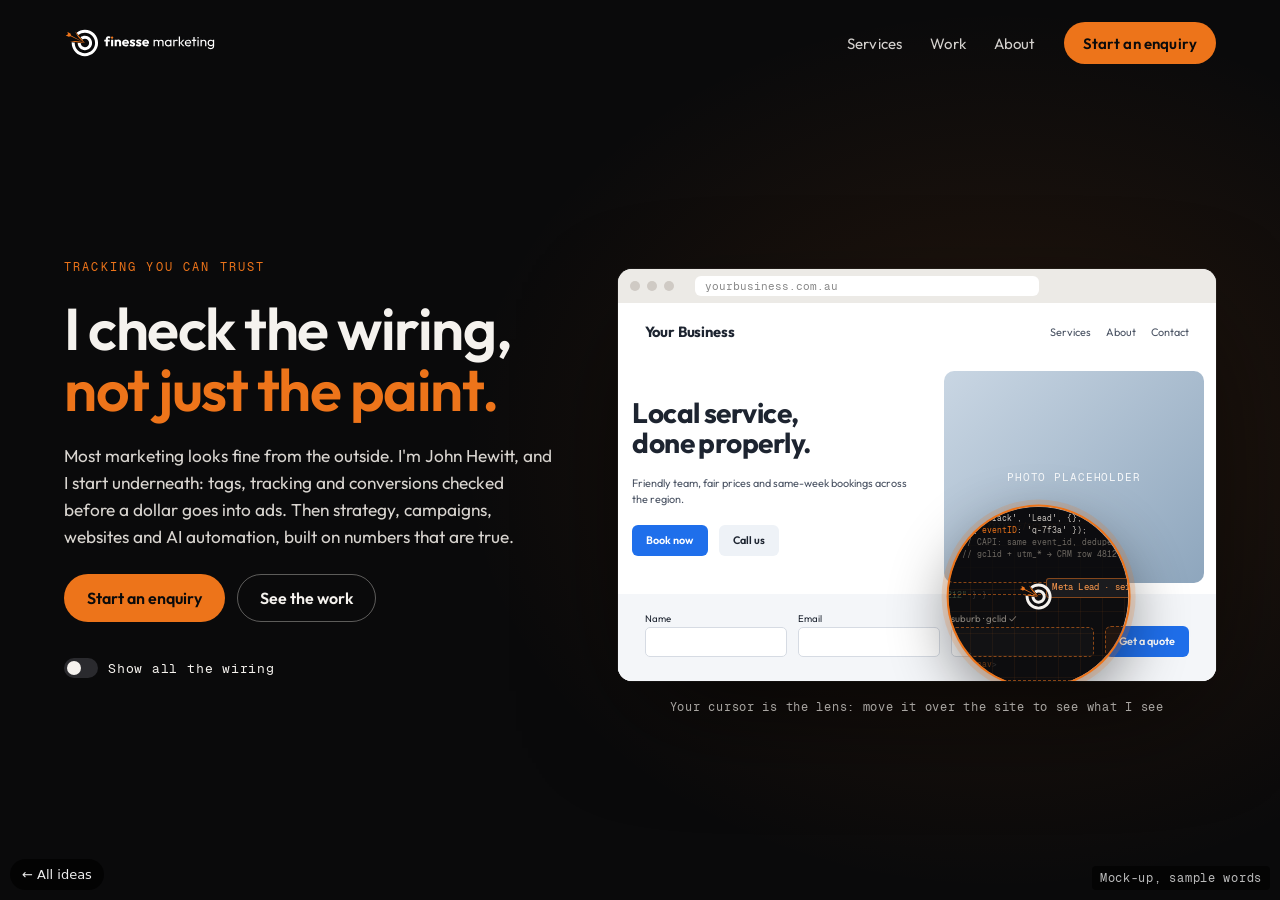
<file: look/website-hero/xray.html>
<!doctype html>
<html lang="en-AU">
<head>
<meta name="robots" content="noindex, nofollow">
<meta charset="utf-8">
<meta name="viewport" content="width=device-width,initial-scale=1">
<meta name="robots" content="noindex">
<title>X-ray: website idea for Finesse Marketing</title>
<link rel="stylesheet" href="assets/base.css">
<style>
.hero{position:relative;min-height:100svh;display:grid;grid-template-columns:minmax(0,.9fr) minmax(0,1.1fr);gap:5vw;align-items:center;padding:110px var(--pad) 60px;overflow:hidden}
.hero::before{content:"";position:absolute;inset:0;background:radial-gradient(60% 70% at 78% 50%,rgba(237,116,26,.12),transparent 70%);pointer-events:none}
.copy{position:relative;display:grid;gap:24px;max-width:600px}
h1{font-weight:600;font-size:clamp(38px,4.6vw,72px);line-height:1.03;letter-spacing:-.025em}
h1 em{font-style:normal;color:var(--orange)}
.toggle{justify-self:start;display:inline-flex;align-items:center;gap:10px;background:none;border:0;color:var(--white);font:500 13px var(--mono);letter-spacing:.06em;cursor:pointer;padding:6px 0;min-height:44px}
.toggle .sw{width:34px;height:20px;border-radius:20px;background:#2a2a2e;position:relative;transition:background .2s}
.toggle .sw::after{content:"";position:absolute;left:3px;top:3px;width:14px;height:14px;border-radius:50%;background:var(--white);transition:transform .2s ease-out}
.toggle[aria-pressed=true] .sw{background:var(--orange)}
.toggle[aria-pressed=true] .sw::after{transform:translateX(14px)}
.toggle:focus-visible{outline:2px solid var(--orange-hi);outline-offset:4px}
/* the client site */
.stage{position:relative;justify-self:stretch}
.frame{position:relative;border-radius:14px;overflow:hidden;background:#fff;box-shadow:0 40px 120px -30px rgba(0,0,0,.8),0 0 0 1px rgba(255,255,255,.06);aspect-ratio:16/11;touch-action:pan-y;cursor:none}
.bar{position:absolute;inset:0 0 auto;height:34px;background:#ECEAE6;display:flex;align-items:center;gap:7px;padding:0 12px;z-index:3}
.bar i{width:10px;height:10px;border-radius:50%;background:#cfcac4}
.bar span{margin-left:14px;flex:1;max-width:60%;height:20px;border-radius:6px;background:#fff;font:500 11px/20px var(--mono);color:#888;padding-left:10px}
.layer{position:absolute;inset:34px 0 0;display:grid;grid-template-columns:1.2fr 1fr;grid-template-rows:auto 1fr auto;gap:0}
.layer>*{position:relative}
.s-nav{grid-column:1/-1;display:flex;justify-content:space-between;align-items:center;padding:3.2% 4.5%}
.s-logo{font:700 clamp(11px,1.15vw,17px) var(--display);letter-spacing:-.01em}
.s-links{display:flex;gap:1.4em;font-size:clamp(9px,.85vw,13px)}
.s-hero{padding:4% 4.5% 4%;display:flex;flex-direction:column;justify-content:center;gap:1.1em}
.s-h{font:700 clamp(16px,2.2vw,34px)/1.05 var(--display);letter-spacing:-.02em}
.s-p{font-size:clamp(9px,.85vw,13px);line-height:1.5;max-width:26em}
.s-btns{display:flex;gap:.7em;flex-wrap:wrap}
.s-btn{font:600 clamp(9px,.85vw,13px)/1 var(--display);padding:.9em 1.3em;border-radius:6px}
.s-img{margin:4% 4.5% 4% 0;border-radius:10px;overflow:hidden}
.s-form{grid-column:1/-1;display:grid;grid-template-columns:repeat(3,1fr) auto;gap:2%;padding:3% 4.5% 4%;align-items:end}
.s-f{display:grid;gap:.4em;font-size:clamp(8px,.75vw,11px)}
.s-f b{height:clamp(22px,2.3vw,34px);border-radius:5px;display:block}
/* paint layer: a plain, decent small-business site */
.paint{background:#fff;color:#1d2430}
.paint .s-links{color:#4a5363}
.paint .s-p{color:#4a5363}
.paint .s-btn.a{background:#1f6feb;color:#fff}
.paint .s-btn.b{background:#eef2f7;color:#1d2430}
.paint .s-img{background:linear-gradient(135deg,#c9d6e3,#8ea6bd);display:grid;place-items:center}
.paint .s-img span{font:500 11px var(--mono);color:#fff;letter-spacing:.08em;opacity:.9}
.paint .s-form{background:#f4f6f9}
.paint .s-f b{background:#fff;border:1px solid #d6dbe3}
/* wiring layer */
.wire{background:#0D0D0F;color:#cfcac4;background-image:linear-gradient(rgba(237,116,26,.07) 1px,transparent 1px),linear-gradient(90deg,rgba(237,116,26,.07) 1px,transparent 1px);background-size:22px 22px;z-index:2}
.wire .s-nav,.wire .s-hero,.wire .s-img,.wire .s-form,.wire .s-btn,.wire .s-f b{outline:1px dashed rgba(237,116,26,.55);outline-offset:-1px}
.wire .s-logo,.wire .s-h{color:#5a5650}
.wire .s-links,.wire .s-p{color:#4a4743}
.wire .s-btn{color:#ff9a4d;background:rgba(237,116,26,.08)}
.wire .s-img{background:rgba(13,13,15,.82);display:grid}
.wire .s-f b{background:rgba(255,255,255,.02)}
.tag{position:absolute;z-index:2;font:500 clamp(8px,.72vw,11px)/1.25 var(--mono);color:#0A0A0B;background:var(--orange);padding:.35em .6em;border-radius:3px;white-space:nowrap;letter-spacing:.02em}
.tag.dim{background:#1b1b1e;color:#ff9a4d;border:1px solid rgba(237,116,26,.5)}
.code{position:relative;font:500 clamp(7px,.64vw,10px)/1.45 var(--mono);color:#cfcac4;white-space:pre;padding:9% 7% 4%;align-self:start;justify-self:start}
.code .cm{font-style:normal;color:#6f6a63}
.src{position:absolute;inset:0;margin:0;padding:10px 14px;overflow:hidden;font:400 clamp(7px,.6vw,9.5px)/1.5 var(--mono);color:rgba(207,202,196,.2);white-space:pre;pointer-events:none;z-index:0;-webkit-mask-image:linear-gradient(90deg,#000 55%,rgba(0,0,0,.55));mask-image:linear-gradient(90deg,#000 55%,rgba(0,0,0,.55))}
.src i{font-style:normal}.src .tg{color:rgba(237,116,26,.42)}.src .st{color:rgba(150,200,140,.32)}
.wire>:not(.src){z-index:1}
.el{position:absolute;z-index:2;font:500 clamp(7px,.6vw,9.5px)/1.3 var(--mono);color:#ffb27a;background:rgba(13,13,15,.85);border:1px solid rgba(237,116,26,.35);padding:.15em .45em;border-radius:2px;white-space:nowrap;pointer-events:none}
.wire .s-f{white-space:nowrap;color:#8a847c}
.code b{color:var(--orange);font-weight:500}
/* lens */
.wire,.toggle,.hint{display:none!important}
.js .hint{display:block!important}
.js .wire{display:grid!important;clip-path:circle(var(--r,0px) at var(--x,50%) var(--y,50%))}
.js .toggle{display:inline-flex!important}
.js .frame.full .wire{--r:140%!important}
.lens{position:absolute;z-index:4;left:0;top:0;width:calc(var(--r)*2);height:calc(var(--r)*2);margin:calc(var(--r)*-1) 0 0 calc(var(--r)*-1);border-radius:50%;pointer-events:none;box-shadow:0 0 0 2px var(--orange),0 0 0 7px rgba(237,116,26,.18),0 20px 60px rgba(0,0,0,.45);transform:translate(var(--x),var(--y));display:none}
.lens .mark{position:absolute;left:50%;top:50%;width:26px;height:26px;margin:-13px 0 0 -13px;overflow:visible}
.js .lens{display:block}
.frame.full .lens{opacity:0}
.hint{position:absolute;left:0;right:0;bottom:-34px;text-align:center;font:500 12px var(--mono);color:var(--mute);letter-spacing:.06em}
@media (prefers-reduced-motion:reduce){.toggle .sw,.toggle .sw::after{transition:none}}
@media (max-width:900px){
  .hero{grid-template-columns:minmax(0,1fr);padding-top:88px;gap:18px;align-content:start}
  .copy{display:contents}
  .copy .eyebrow{order:1}.copy h1{order:2}.stage{order:3;margin:8px 0 34px}.copy .ctas{order:4}.copy .lead{order:5}.copy .toggle{order:6}
  .frame{aspect-ratio:4/3.6;cursor:auto}
  .layer{grid-template-columns:1fr;grid-template-rows:auto auto 1fr auto}
  .s-img{margin:0 4.5%;min-height:70px}
  .s-form{grid-template-columns:1fr 1fr}
  .s-form .s-f:nth-child(3){display:none}
  .hint{bottom:-30px}
  .el,.x2{display:none}
}
</style>
<script>document.documentElement.className+=' js'</script>
</head>
<body>
<a class="skip" href="#main">Skip to content</a>
<header class="fm-head"><a class="logo" href="#" aria-label="Finesse Marketing home"><img src="assets/fm-refresh-horizontal-reversed.svg" alt="Finesse Marketing" width="152" height="30"></a>
<nav class="fm-nav" aria-label="Main"><a href="#">Services</a><a href="#">Work</a><a href="#">About</a><a class="btn btn-primary" href="#">Start an enquiry</a></nav></header>
<main id="main">
<section class="hero">
  <div class="copy">
    <p class="eyebrow">Tracking you can trust</p>
    <h1>I check the wiring, <em>not just the paint.</em></h1>
    <p class="lead">Most marketing looks fine from the outside. I'm John Hewitt, and I start underneath: tags, tracking and conversions checked before a dollar goes into ads. Then strategy, campaigns, websites and AI automation, built on numbers that are true.</p>
    <div class="ctas"><a class="btn btn-primary" href="#">Start an enquiry</a><a class="btn btn-ghost" href="#">See the work</a></div>
    <button class="toggle" type="button" aria-pressed="false" aria-controls="frame"><span class="sw" aria-hidden="true"></span>Show all the wiring</button>
  </div>
  <div class="stage">
    <div class="frame" id="frame" role="img" aria-label="Illustration: a small business website, with a lens showing the tracking set-up underneath each button and form.">
      <div class="bar" aria-hidden="true"><i></i><i></i><i></i><span>yourbusiness.com.au</span></div>
      <div class="layer paint" aria-hidden="true">
        <div class="s-nav"><span class="s-logo">Your Business</span><span class="s-links"><span>Services</span><span>About</span><span>Contact</span></span></div>
        <div class="s-hero"><div class="s-h">Local service,<br>done properly.</div><div class="s-p">Friendly team, fair prices and same-week bookings across the region.</div><div class="s-btns"><span class="s-btn a">Book now</span><span class="s-btn b">Call us</span></div></div>
        <div class="s-img"><span>PHOTO PLACEHOLDER</span></div>
        <div class="s-form"><span class="s-f">Name<b></b></span><span class="s-f">Email<b></b></span><span class="s-f">Suburb<b></b></span><span class="s-btn a">Get a quote</span></div>
      </div>
      <div class="layer wire" aria-hidden="true">
        <pre class="src"><i class="tg">&lt;!doctype</i> html&gt;
<i class="tg">&lt;html</i> lang=<i class="st">"en-AU"</i>&gt;
<i class="tg">&lt;head</i>&gt;
  <i class="tg">&lt;meta</i> charset=<i class="st">"utf-8"</i>&gt;
  <i class="tg">&lt;title</i>&gt;Local Service, Done Properly | Your Business Toowoomba<i class="tg">&lt;/title</i>&gt;
  <i class="tg">&lt;meta</i> name=<i class="st">"description"</i> content=<i class="st">"Same-week bookings across the Darling Downs."</i>&gt;
  <i class="tg">&lt;meta</i> name=<i class="st">"robots"</i> content=<i class="st">"index, follow, max-image-preview:large"</i>&gt;
  <i class="tg">&lt;link</i> rel=<i class="st">"canonical"</i> href=<i class="st">"https://yourbusiness.com.au/"</i>&gt;
  <i class="tg">&lt;link</i> rel=<i class="st">"preload"</i> as=<i class="st">"image"</i> href=<i class="st">"/img/hero-1200.webp"</i> fetchpriority=<i class="st">"high"</i>&gt;
  <i class="tg">&lt;script</i>&gt;
    window.dataLayer = window.dataLayer || [];
    function gtag(){dataLayer.push(arguments);}
    gtag(<i class="st">'consent'</i>, <i class="st">'default'</i>, {
      ad_storage: <i class="st">'denied'</i>, ad_user_data: <i class="st">'denied'</i>,
      ad_personalization: <i class="st">'denied'</i>, analytics_storage: <i class="st">'denied'</i>,
      wait_for_update: 500
    });
  <i class="tg">&lt;/script</i>&gt;
  <i class="tg">&lt;script</i> async src=<i class="st">"https://www.googletagmanager.com/gtm.js?id=GTM-XXXXXXX"</i>&gt;<i class="tg">&lt;/script</i>&gt;
  <i class="tg">&lt;script</i> type=<i class="st">"application/ld+json"</i>&gt;
  { <i class="st">"@context"</i>: <i class="st">"https://schema.org"</i>, <i class="st">"@type"</i>: <i class="st">"LocalBusiness"</i>,
    <i class="st">"name"</i>: <i class="st">"Your Business"</i>, <i class="st">"areaServed"</i>: <i class="st">"Toowoomba QLD"</i>,
    <i class="st">"telephone"</i>: <i class="st">"+61 7 4600 0000"</i>, <i class="st">"priceRange"</i>: <i class="st">"$$"</i>,
    <i class="st">"openingHours"</i>: <i class="st">"Mo-Fr 07:00-17:00"</i>,
    <i class="st">"aggregateRating"</i>: { <i class="st">"ratingValue"</i>: <i class="st">"4.9"</i>, <i class="st">"reviewCount"</i>: <i class="st">"212"</i> } }
  <i class="tg">&lt;/script</i>&gt;
<i class="tg">&lt;/head</i>&gt;
<i class="tg">&lt;body</i> class=<i class="st">"home"</i> data-page-type=<i class="st">"landing"</i>&gt;
  <i class="tg">&lt;header</i> class=<i class="st">"site-nav"</i> data-gtm-area=<i class="st">"nav"</i>&gt;
    <i class="tg">&lt;a</i> href=<i class="st">"/"</i> class=<i class="st">"logo"</i> aria-label=<i class="st">"Your Business home"</i>&gt;...<i class="tg">&lt;/a</i>&gt;
    <i class="tg">&lt;nav</i>&gt;<i class="tg">&lt;a</i> href=<i class="st">"/services"</i>&gt;Services<i class="tg">&lt;/a</i>&gt;<i class="tg">&lt;a</i> href=<i class="st">"/about"</i>&gt;About<i class="tg">&lt;/a</i>&gt;<i class="tg">&lt;/nav</i>&gt;
  <i class="tg">&lt;/header</i>&gt;
  <i class="tg">&lt;section</i> class=<i class="st">"hero"</i> data-gtm-area=<i class="st">"hero"</i>&gt;
    <i class="tg">&lt;h1</i> class=<i class="st">"hero__title"</i>&gt;Local service, done properly.<i class="tg">&lt;/h1</i>&gt;
    <i class="tg">&lt;a</i> class=<i class="st">"btn btn--primary"</i> href=<i class="st">"/book"</i> data-event=<i class="st">"booking_start"</i>&gt;Book now<i class="tg">&lt;/a</i>&gt;
    <i class="tg">&lt;a</i> class=<i class="st">"btn"</i> href=<i class="st">"tel:+61746000000"</i> data-event=<i class="st">"phone_click"</i>&gt;Call us<i class="tg">&lt;/a</i>&gt;
    <i class="tg">&lt;img</i> src=<i class="st">"/img/hero-800.webp"</i> srcset=<i class="st">"/img/hero-1200.webp 1200w"</i>
         width=<i class="st">"1200"</i> height=<i class="st">"800"</i> alt=<i class="st">"Technician at a Toowoomba home"</i> decoding=<i class="st">"async"</i>&gt;
  <i class="tg">&lt;/section</i>&gt;
  <i class="tg">&lt;form</i> id=<i class="st">"quote"</i> action=<i class="st">"/api/quote"</i> method=<i class="st">"post"</i> data-event=<i class="st">"generate_lead"</i>&gt;
    <i class="tg">&lt;input</i> name=<i class="st">"name"</i> autocomplete=<i class="st">"name"</i> required&gt;
    <i class="tg">&lt;input</i> name=<i class="st">"email"</i> type=<i class="st">"email"</i> autocomplete=<i class="st">"email"</i> required&gt;
    <i class="tg">&lt;input</i> name=<i class="st">"suburb"</i> list=<i class="st">"suburbs"</i> required&gt;
    <i class="tg">&lt;input</i> type=<i class="st">"hidden"</i> name=<i class="st">"gclid"</i> value=<i class="st">"Cj0KCQiA7qO6BhD..."</i>&gt;
    <i class="tg">&lt;input</i> type=<i class="st">"hidden"</i> name=<i class="st">"fbclid"</i> value=<i class="st">"IwZXh0bgNhZW0C..."</i>&gt;
    <i class="tg">&lt;input</i> type=<i class="st">"hidden"</i> name=<i class="st">"utm_source"</i> value=<i class="st">"google"</i>&gt;
    <i class="tg">&lt;input</i> type=<i class="st">"hidden"</i> name=<i class="st">"utm_campaign"</i> value=<i class="st">"search_brand_qld"</i>&gt;
    <i class="tg">&lt;button</i> type=<i class="st">"submit"</i>&gt;Get a quote<i class="tg">&lt;/button</i>&gt;
  <i class="tg">&lt;/form</i>&gt;
  <i class="tg">&lt;script</i>&gt;
    form.addEventListener(<i class="st">'submit'</i>, async (e) =&gt; {
      const id = crypto.randomUUID();
      gtag(<i class="st">'set'</i>, <i class="st">'user_data'</i>, { sha256_email_address: await hash(email.value) });
      dataLayer.push({ event: <i class="st">'generate_lead'</i>, form: <i class="st">'quote'</i>, event_id: id });
      fbq(<i class="st">'track'</i>, <i class="st">'Lead'</i>, {}, { eventID: id });   // matched by the server event
    });
  <i class="tg">&lt;/script</i>&gt;
<i class="tg">&lt;/body</i>&gt;
<i class="tg">&lt;/html</i>&gt;</pre>
        <div class="s-nav"><span class="el" style="left:4.5%;top:2px">header.site-nav &#183; 1280&#215;64</span><span class="s-logo">Your Business</span><span class="s-links"><span>Services</span><span>About</span><span>Contact</span></span><span class="tag dim" style="right:4.5%;top:100%">GTM container loaded &#183; 212 ms &#10003;</span><span class="tag dim x2" style="left:31%;top:50%;transform:translateY(-50%)">Consent Mode v2 &#183; default denied &#10003;</span></div>
        <div class="s-hero"><div class="s-h"><span class="el" style="left:0;bottom:100%">h1.hero__title &#183; 1 per page &#10003;</span><span class="tag dim x2" style="left:52%;bottom:100%">Schema: LocalBusiness &#183; 4.9&#9733; 212 &#10003;</span>Local service,<br>done properly.</div><div class="s-p" style="position:relative"><span class="el" style="right:0;top:-1.5em">p &#183; meta description match &#10003;</span>Friendly team, fair prices and same-week bookings across the region.</div><div class="s-btns" style="position:relative"><span class="s-btn a">Book now</span><span class="s-btn b">Call us</span><span class="tag" style="left:0;top:118%">Ads conversion: booking &#183; primary &#10003;</span><span class="tag dim" style="left:0;bottom:calc(100% + 6px)">Phone number clicks &#183; tel: &#10003;</span></div></div>
        <div class="s-img"><span class="el" style="right:0;top:0">img &#183; webp 41 KB &#183; alt &#10003; &#183; LCP 1.6 s</span><div class="code"><i class="cm">// on submit, counted once everywhere</i>
gtag('set', 'user_data', {
  <b>sha256_email_address</b>: '9f86d0818...'
});
dataLayer.push({
  <b>event</b>: 'generate_lead',
  form: 'quote',
  value: 1,
  <b>event_id</b>: 'q-7f3a'
});
fbq('track', 'Lead', {},
  { <b>eventID</b>: 'q-7f3a' });
<i class="cm">// CAPI: same event_id, deduped</i>
<i class="cm">// gclid + utm_* &#8594; CRM row 4812</i></div></div>
        <div class="s-form"><span class="s-f">name &#183; required<b></b></span><span class="s-f">email &#183; hashed &#10003;<b></b></span><span class="s-f">suburb &#183; gclid &#10003;<b></b></span><span class="s-btn a">Get a quote</span><span class="tag" style="left:4.5%;bottom:calc(100% - 4px)">GA4 generate_lead &#183; counted once &#10003;</span><span class="tag dim" style="right:4.5%;bottom:calc(100% - 4px)">Meta Lead &#183; server-side &#10003;</span></div>
      </div>
      <div class="lens" aria-hidden="true"><svg class="mark" viewBox="-100 -100 200 200" aria-hidden="true"><path fill="#F5F2EE" d="M100 0C100 55.23 55.23 100 0 100C-55.23 100 -100 55.23 -100 0C-100 -2.04 -99.94 -4.07 -99.82 -6.09Q-88.52 -4.77 -77.22 -3.57C-77.27 -2.39 -77.3 -1.2 -77.3 0C-77.3 42.69 -42.69 77.3 0 77.3C42.69 77.3 77.3 42.69 77.3 0C77.3 -42.69 42.69 -77.3 0 -77.3C-18.18 -77.3 -34.9 -71.02 -48.1 -60.51Q-55.4 -69.23 -62.58 -78.01C-45.44 -91.77 -23.68 -100 0 -100C55.23 -100 100 -55.23 100 0ZM54.5 0C54.5 30.1 30.1 54.5 0 54.5C-30.1 54.5 -54.5 30.1 -54.5 0C-54.5 -0.42 -54.5 -0.84 -54.49 -1.26Q-43.24 -0.17 -31.99 0.81C-31.56 18.11 -17.4 32 0 32C17.67 32 32 17.67 32 0C32 -17.67 17.67 -32 0 -32C-6.93 -32 -13.35 -29.8 -18.59 -26.05Q-26.03 -34.54 -33.36 -43.1C-24.14 -50.25 -12.57 -54.5 0 -54.5C30.1 -54.5 54.5 -30.1 54.5 0Z"/><path fill="#ED741A" d="M-144.02 -58.81 -131.72 -63.07 -128.45 -69.49 -132.23 -81.95Q-132.3 -82.19 -132.19 -82.41Q-132.07 -82.62 -131.83 -82.7Q-131.6 -82.77 -131.39 -82.66L-109.69 -71.6Q-109.47 -71.49 -109.39 -71.27L-104.4 -57.23L-11.01 -6.29Q-10.8 -6.17 -10.73 -5.93Q-10.66 -5.69 -10.78 -5.47Q-10.89 -5.26 -11.12 -5.19Q-11.34 -5.11 -11.56 -5.22L-107.66 -50.82L-121.96 -46.61Q-122.19 -46.54 -122.4 -46.65L-144.1 -57.71Q-144.32 -57.82 -144.4 -58.06Q-144.47 -58.29 -144.36 -58.52Q-144.25 -58.73 -144.02 -58.81ZM-114 -11Q-55 -21.4 0.5 0.2Q-56.7 -3.99 -114 -11ZM-74 -87Q-38.17 -42.54 0.5 0.2Q-51.5 -31.2 -74 -87Z"/></svg></div>
    </div>
    <p class="hint" aria-hidden="true">Your cursor is the lens: move it over the site to see what I see</p>
  </div>
</section>
</main>
<div class="mock-tag">Mock-up, sample words</div>
<script>
(()=>{
  const f=document.getElementById('frame'),lens=f.querySelector('.lens'),wire=f.querySelector('.wire'),btn=document.querySelector('.toggle');
  const reduce=matchMedia('(prefers-reduced-motion: reduce)').matches;
  let W,H,R,x,y,tx,ty,mode='auto',t0=performance.now(),raf=0,visible=true;
  function size(){const b=f.getBoundingClientRect();W=b.width;H=b.height;R=Math.round(Math.max(62,Math.min(120,W*.15)));f.style.setProperty('--r',R+'px');}
  function park(){tx=W*.36;ty=H*.86;if(x==null){x=tx;y=ty}}
  function set(){wire.style.setProperty('--x',x+'px');wire.style.setProperty('--y',(y-34)+'px');wire.style.setProperty('--r',R+'px');lens.style.setProperty('--x',x+'px');lens.style.setProperty('--y',y+'px');}
  function tick(now){
    if(mode==='auto'){const t=(now-t0)/1000;tx=W*(.5+.33*Math.sin(t*.55));ty=H*(.56+.26*Math.sin(t*1.1+.6));}
    x+=(tx-x)*.12;y+=(ty-y)*.12;set();
    raf=visible?requestAnimationFrame(tick):0;
  }
  size();park();set();
  addEventListener('resize',()=>{size();if(reduce)park();set()});
  if(matchMedia('(hover: none)').matches)document.querySelector('.hint').textContent='Drag the lens across the site to see what I see';
  if(!reduce){
    raf=requestAnimationFrame(tick);
    f.addEventListener('pointermove',e=>{const b=f.getBoundingClientRect();mode='hand';tx=e.clientX-b.left;ty=Math.max(34,e.clientY-b.top);});
    f.addEventListener('pointerleave',()=>{mode='auto';t0=performance.now()-2000});
    new IntersectionObserver(es=>{visible=es[0].isIntersecting;if(visible&&!raf)raf=requestAnimationFrame(tick)}).observe(f);
  }else{
    // motion turned off: no drifting or easing, but the lens still follows the visitor's own pointer exactly
    f.addEventListener('pointermove',e=>{const b=f.getBoundingClientRect();x=tx=e.clientX-b.left;y=ty=Math.max(34,e.clientY-b.top);set()});
    f.addEventListener('pointerdown',e=>{const b=f.getBoundingClientRect();x=tx=e.clientX-b.left;y=ty=Math.max(34,e.clientY-b.top);set()});
  }
  btn.addEventListener('click',()=>{const on=btn.getAttribute('aria-pressed')!=='true';btn.setAttribute('aria-pressed',on);f.classList.toggle('full',on);});
})();
</script>
<a href="./" style="position:fixed;left:10px;bottom:10px;z-index:91;font:500 13px/1 system-ui,sans-serif;background:rgba(0,0,0,.7);color:#eee;padding:9px 12px;border-radius:999px;text-decoration:none">&larr; All ideas</a>
</body>
</html>
</file>
<file: look/website-hero/assets/base.css>
/* FM hero concepts 17-11-2026: shared tokens, header and buttons. Mock-up only, sample words. */
@font-face{font-family:"Outfit";src:url("outfit.woff") format("woff");font-weight:100 900;font-display:swap}
@font-face{font-family:"Geist Mono";src:url("geistmono.woff") format("woff");font-weight:400;font-display:swap}
:root{
  --ink:#0A0A0B;--ink-2:#141416;--line:#26262a;--white:#F5F2EE;--mute:#A9A6A2;
  --orange:#ED741A;--orange-hi:#FF9A4D;--orange-lo:#B4520C;
  --pad:clamp(20px,5vw,72px);
  --display:"Outfit",system-ui,sans-serif;--mono:"Geist Mono",ui-monospace,Consolas,monospace;
}
*{box-sizing:border-box;margin:0;padding:0}
html,body{background:var(--ink);color:var(--white);font-family:var(--display);-webkit-font-smoothing:antialiased}
a{color:inherit}
.skip{position:absolute;left:8px;top:8px;width:1px;height:1px;overflow:hidden;clip-path:inset(50%);white-space:nowrap;background:var(--orange);color:#000;z-index:100}
.skip:focus{width:auto;height:auto;padding:8px 12px;clip-path:none}
.fm-head{position:absolute;inset:0 0 auto 0;z-index:20;display:flex;align-items:center;justify-content:space-between;padding:22px var(--pad)}
.fm-head .logo img{display:block;height:30px;width:auto}
.fm-nav{display:flex;align-items:center;gap:28px;font-size:15px;font-weight:400;letter-spacing:.01em}
.fm-nav a{text-decoration:none;opacity:.86}
.fm-nav a:hover,.fm-nav a:focus-visible{opacity:1;text-decoration:underline;text-underline-offset:5px}
.btn{display:inline-flex;align-items:center;gap:10px;min-height:48px;padding:0 22px;border-radius:999px;font:600 16px/1 var(--display);text-decoration:none;border:1.5px solid transparent;transition:transform .2s ease-out,background-color .2s ease-out}
.btn-primary{background:var(--orange);color:#0A0A0B}
.btn-primary:hover{background:var(--orange-hi)}
.btn-ghost{border-color:rgba(245,242,238,.35);color:var(--white)}
.btn-ghost:hover{border-color:var(--white)}
.btn:focus-visible,.fm-nav a:focus-visible{outline:2px solid var(--orange-hi);outline-offset:3px}
.fm-nav .btn{min-height:42px;padding:0 18px;font-size:15px;opacity:1}
.eyebrow{font:500 12px/1.2 var(--mono);letter-spacing:.18em;text-transform:uppercase;color:var(--orange)}
.lead{font-size:clamp(17px,1.35vw,20px);line-height:1.55;color:#D9D5D0;max-width:34em}
.ctas{display:flex;flex-wrap:wrap;gap:12px}
.fine{font-size:13px;color:var(--mute)}
.mock-tag{position:fixed;right:10px;bottom:10px;z-index:90;font:500 12px/1 var(--mono);letter-spacing:.06em;background:rgba(0,0,0,.6);color:#bbb;padding:6px 8px;border-radius:4px;pointer-events:none}
.burger{display:none}
@media (max-width:760px){
  .fm-head{padding:16px 18px}
  .fm-head .logo img{height:24px}
  .fm-nav a:not(.btn){display:none}
  .fm-nav .btn{min-height:40px;padding:0 14px;font-size:14px}
}
</file>
